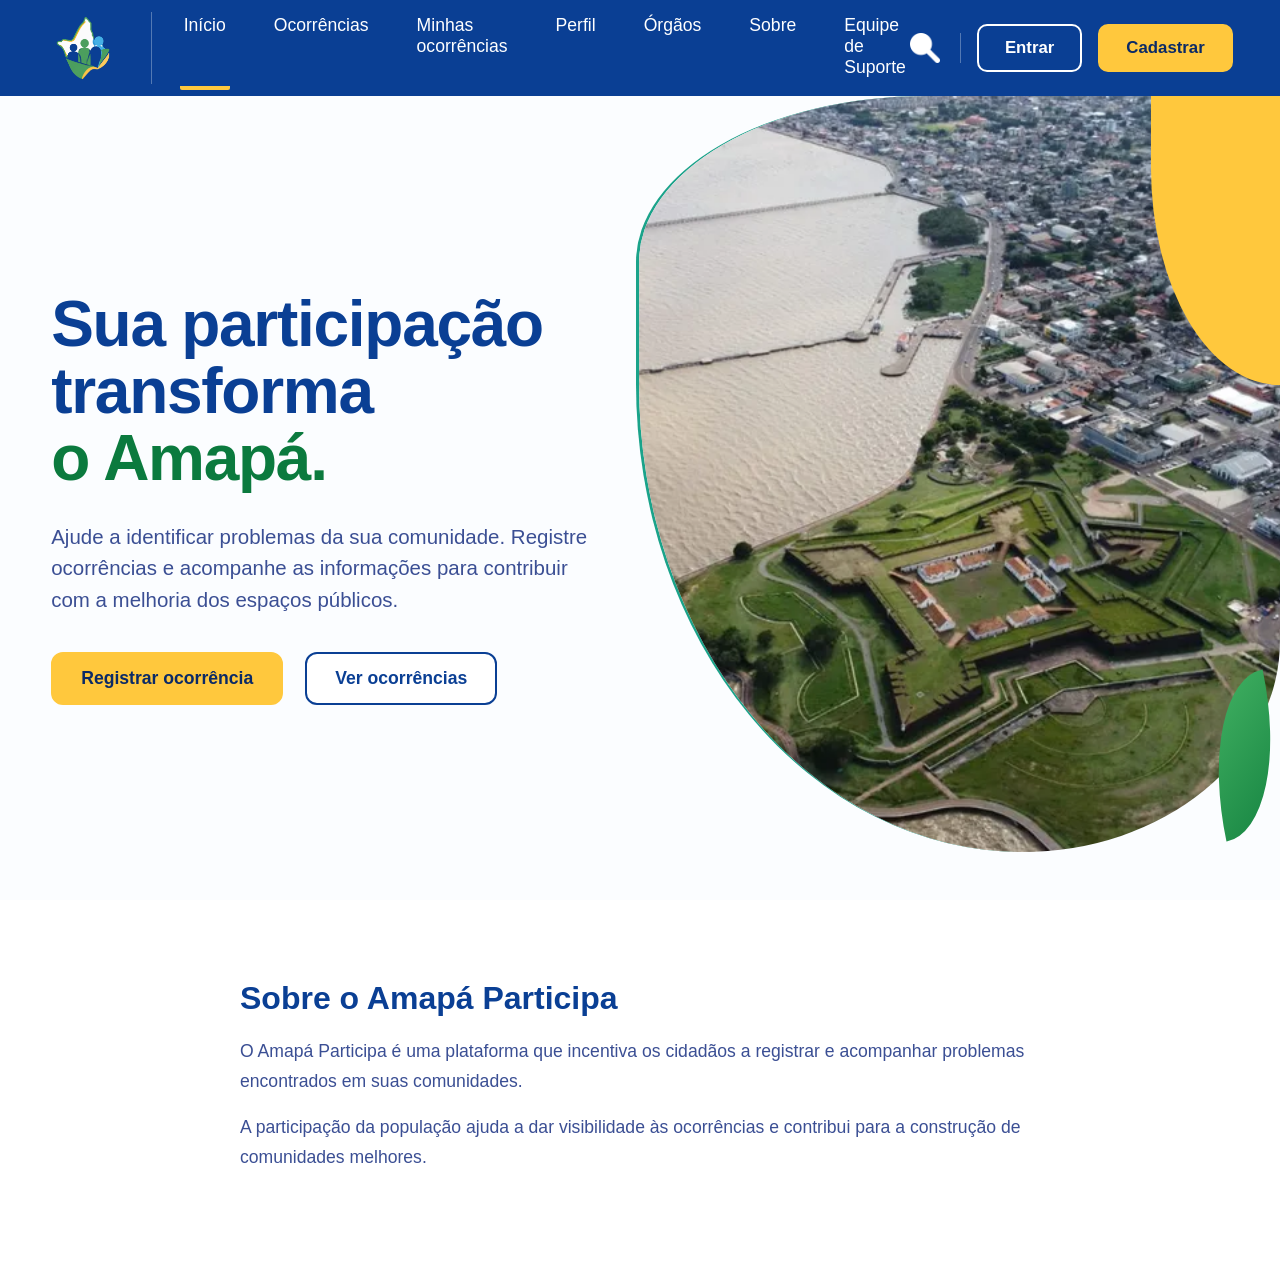
<file: index.html>
<!DOCTYPE html>
<html lang="pt-BR">
<head>
    <meta charset="UTF-8">
    <meta name="viewport" content="width=device-width, initial-scale=1.0">
    <title>Amapá Participa</title>
    <link rel="stylesheet" href="css/style.css">
    <script src="js/index.js" defer></script>
</head>
<body class="pagina-inicial">

    <header class="cabecalho">
        <a href="index.html" class="cabecalho-logo">
            <img src="img/logo-provisoria.png" alt="Amapá Participa">
        </a>

        <nav class="cabecalho-menu">
            <ul>
                <a href="index.html" class="ativo">Início</a>
                <a href="paginas/ocorrencias.html">Ocorrências</a>
                <a href="paginas/minhas-ocorrencias.html">Minhas ocorrências</a>
                <a href="paginas/perfil.html">Perfil</a>
                <a href="paginas/orgaos.html">Órgãos</a>
                <a href="paginas/sobre.html">Sobre</a>
                <a href="paginas/suporte.html">Equipe de Suporte</a>
            </ul>
        </nav>

        <div class="cabecalho-acoes">
            <button type="button" class="acao-pesquisa" id="botao-pesquisa" aria-label="Pesquisar">
                <img src="img/lupa-azul.png" alt="">
            </button>

            <div class="cabecalho-autenticacao" id="cabecalho-autenticacao">
                <a href="paginas/login.html" class="acao-entrar">Entrar</a>
                <a href="paginas/cadastro.html" class="acao-cadastrar">Cadastrar</a>
            </div>

            <a href="paginas/perfil.html"
               class="avatar-iniciais"
               id="avatar-usuario"
               aria-label="Acessar perfil"
               title="Meu perfil"
               hidden>
                <span id="iniciais-usuario">?</span>
            </a>
        </div>

        <script src="js/tema.js" defer></script>
        
    </header>

    <main>
        <section class="hero">
            <div class="hero-texto">
                <h1 class="hero-titulo">
                    Sua participação transforma
                    <span class="titulo-verde">o Amapá.</span>
                </h1>

                <p class="hero-descricao">
                    Ajude a identificar problemas da sua comunidade.
                    Registre ocorrências e acompanhe as informações
                    para contribuir com a melhoria dos espaços públicos.
                </p>

                <div class="hero-botoes">
                    <a href="paginas/registrar-ocorrencia.html" class="botao-registrar">
                        Registrar ocorrência
                    </a>

                    <a href="paginas/ocorrencias.html" class="botao-ver-ocorrencias">
                        Ver ocorrências
                    </a>
                </div>
            </div>

            <div class="hero-imagem">
                <div class="detalhe-amarelo"></div>

                <div class="imagem-macapa">
                    <img src="img/macapabanner.png" alt="Paisagem urbana do Amapá">
                </div>

                <div class="detalhe-verde"></div>
            </div>
        </section>

        <section class="sobre" id="sobre">
            <div class="sobre-conteudo">
                <h2>Sobre o Amapá Participa</h2>
                <p>
                    O Amapá Participa é uma plataforma que incentiva
                    os cidadãos a registrar e acompanhar problemas
                    encontrados em suas comunidades.
                </p>
                <p>
                    A participação da população ajuda a dar visibilidade
                    às ocorrências e contribui para a construção de
                    comunidades melhores.
                </p>
            </div>
        </section>
    </main>
    
    <script src="js/vlibras.js" defer></script>

</body>
</html>
</file>
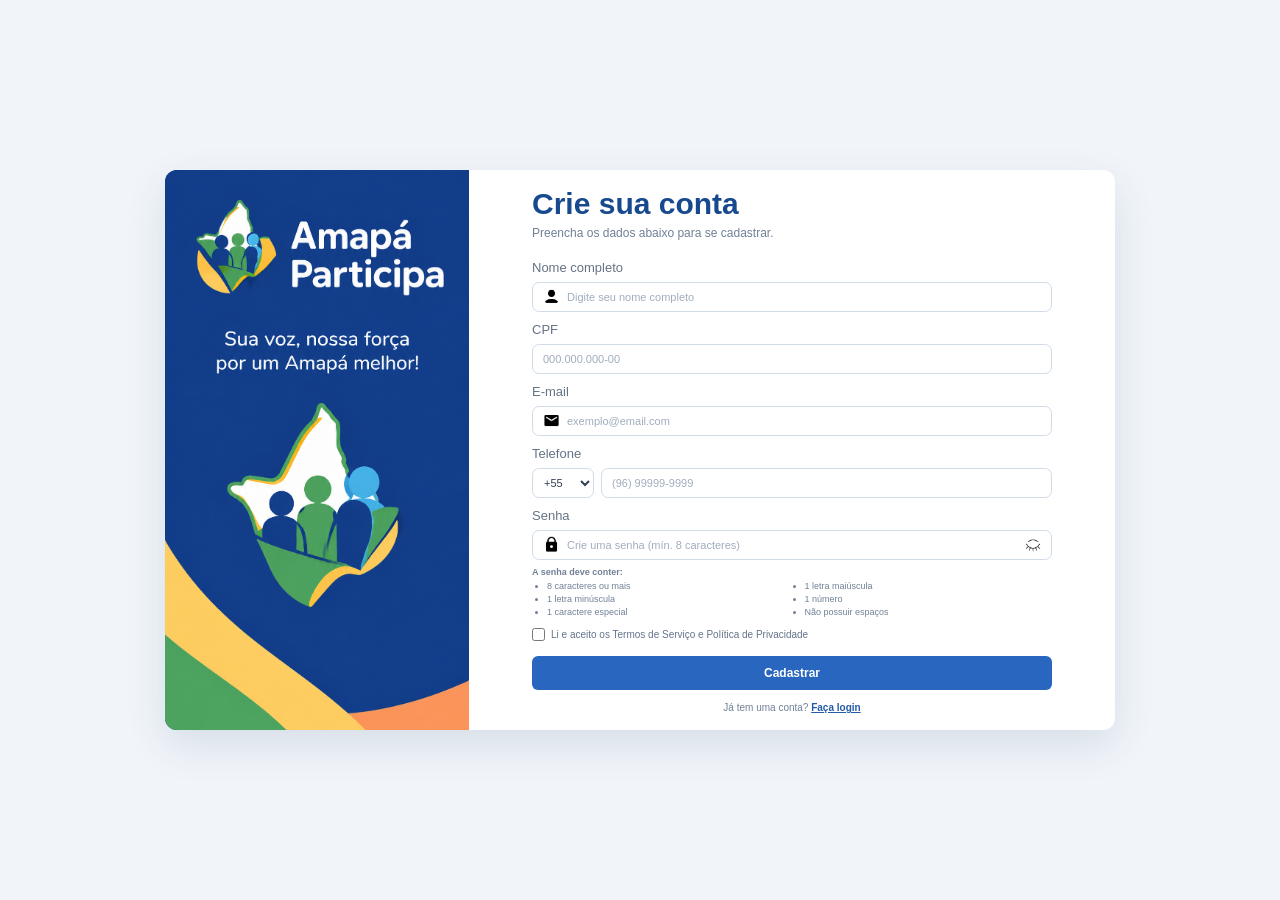
<file: paginas/cadastro.html>
<!DOCTYPE html>
<html lang="pt-BR">

<head>
    <meta charset="UTF-8">
    <meta name="viewport" content="width=device-width, initial-scale=1.0">
    <title>Cadastro</title>
    <link rel="stylesheet" href="../css/style.css">
</head>

<body>

    <main class="cadastro-container">

        <section class="cadastro-banner">
            <img
                src="../img/teladelogin.png"
                alt="Amapá Participa"
            >
        </section>

        <section class="cadastro-area">

            <div class="cadastro-conteudo">

                <h2>Crie sua conta</h2>

                <p class="subtitulo">
                    Preencha os dados abaixo para se cadastrar.
                </p>

                <form id="form-cadastro">

                    <div class="campo">

                        <label for="nome">
                            Nome completo
                        </label>

                        <div class="input-container">

                            <img
                                src="../img/usuario.png"
                                alt="Nome"
                                class="input-icon"
                            >

                            <input
                                type="text"
                                id="nome"
                                placeholder="Digite seu nome completo"
                            >

                        </div>

                    </div>


                    <div class="campo">

                        <label for="cpf">
                            CPF
                        </label>

                        <input
                            type="text"
                            id="cpf"
                            placeholder="000.000.000-00"
                        >

                    </div>


                    <div class="campo">

                        <label for="email">
                            E-mail
                        </label>

                        <div class="input-container">

                            <img
                                src="../img/envelope.png"
                                alt="E-mail"
                                class="input-icon"
                            >

                            <input
                                type="email"
                                id="email"
                                placeholder="exemplo@email.com"
                            >

                        </div>

                    </div>


                    <div class="campo">

                        <label for="telefone">
                            Telefone
                        </label>

                        <div class="telefone-container">

                            <select id="codigo-pais">
                                <option>+55</option>
                            </select>

                            <input
                                type="tel"
                                id="telefone"
                                placeholder="(96) 99999-9999"
                            >

                        </div>

                    </div>


                    <div class="campo">

                        <label for="senha">
                            Senha
                        </label>

                        <div class="input-container">

                            <img
                                src="../img/cadeado.png"
                                alt="Senha"
                                class="input-icon"
                            >

                            <input
                                type="password"
                                id="senha"
                                placeholder="Crie uma senha (mín. 8 caracteres)"
                            >

                            <img
                                src="../img/olhofechado.png"
                                alt="Mostrar senha"
                                class="password-icon"
                                id="mostrar-senha"
                            >

                        </div>

                        <div class="requisitos-senha">

                            <p>A senha deve conter:</p>

                            <ul>

                                <li id="requisito-tamanho">
                                    8 caracteres ou mais
                                </li>

                                <li id="requisito-maiuscula">
                                    1 letra maiúscula
                                </li>

                                <li id="requisito-minuscula">
                                    1 letra minúscula
                                </li>

                                <li id="requisito-numero">
                                    1 número
                                </li>

                                <li id="requisito-especial">
                                    1 caractere especial
                                </li>

                                <li id="requisito-espaco">
                                    Não possuir espaços
                                </li>

                            </ul>

                        </div>

                    </div>


                    <div class="termos">

                        <input
                            type="checkbox"
                            id="termos"
                        >

                        <label for="termos">
                            Li e aceito os Termos de Serviço e Política de Privacidade
                        </label>

                    </div>


                    <button
                        type="submit"
                        class="botao-cadastrar"
                    >
                        Cadastrar
                    </button>

                </form>


                <p class="login-link">

                    Já tem uma conta?

                    <a href="login.html">
                        Faça login
                    </a>

                </p>

            </div>

        </section>

    </main>

    <script src="../js/cadastro.js"></script>

    <script src="../js/vlibras.js" defer></script>

    <script src="../js/tema.js" defer></script>

</body>

</html>
</file>
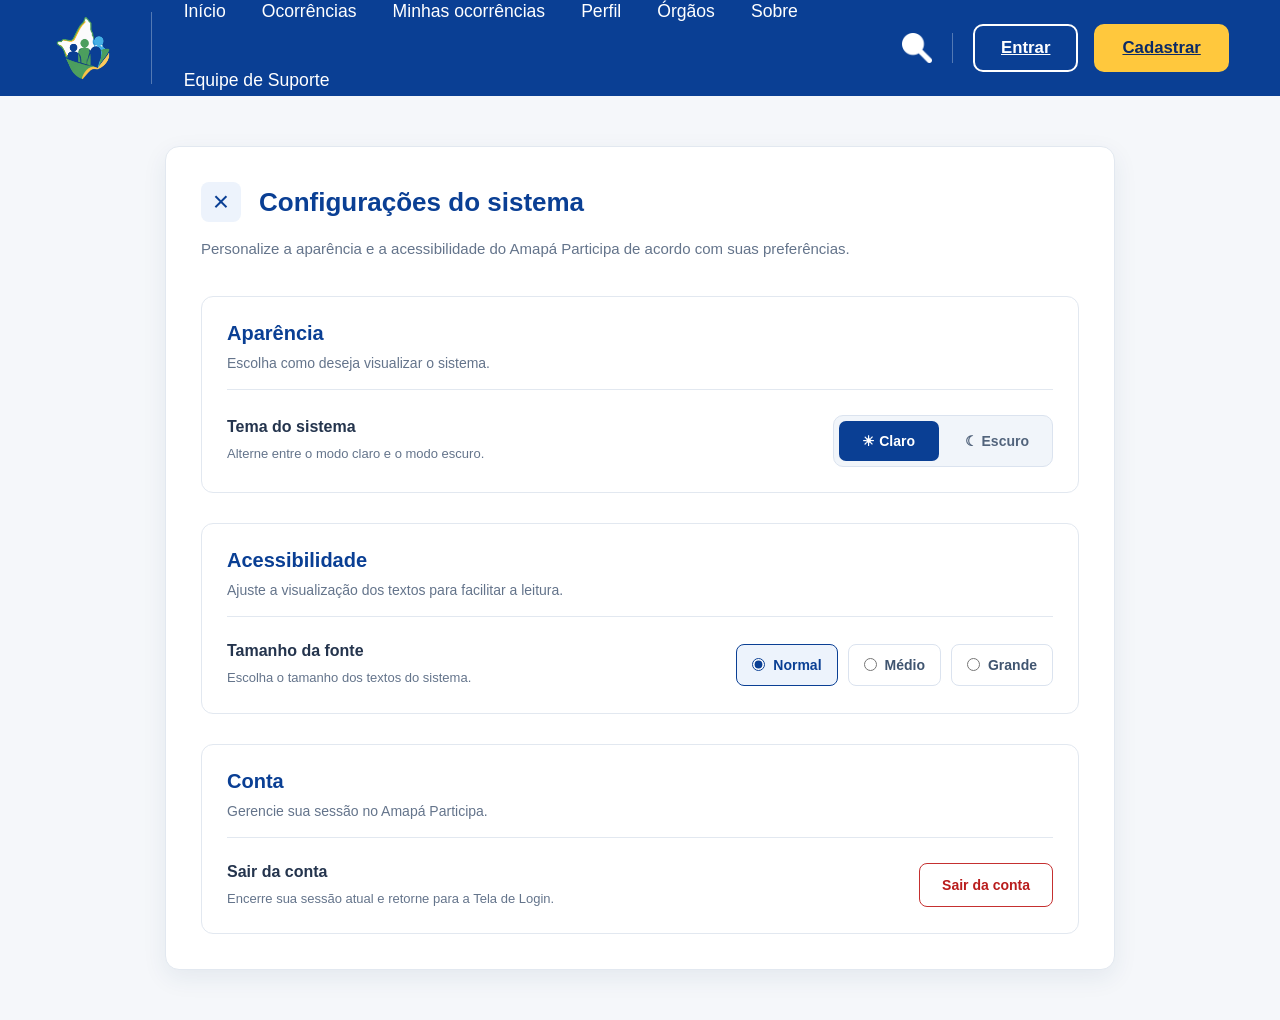
<file: paginas/configuracoes.html>
<!DOCTYPE html>
<html lang="pt-BR">
<head>
    <head>
    <meta charset="UTF-8">
    <meta name="viewport" content="width=device-width, initial-scale=1.0">

    <title>Configurações - Amapá Participa</title>

    <link rel="stylesheet" href="../css/style.css">

    <script src="../js/index.js" defer></script>
    <script src="../js/configuracoes.js" defer></script>
    <script src="../js/tema.js" defer></script>
    <script src="../js/vlibras.js" defer></script>
</head>
</head>

<body class="pagina-configuracoes">

    
<header class="cabecalho">

    <a href="../index.html" class="cabecalho-logo">
        <img src="../img/logo-provisoria.png" alt="Amapá Participa">
    </a>

    <nav class="cabecalho-menu" aria-label="Navegação principal">
        <ul>
            <li><a href="../index.html">Início</a></li>
            <li><a href="ocorrencias.html">Ocorrências</a></li>
            <li><a href="minhas-ocorrencias.html">Minhas ocorrências</a></li>
            <li><a href="perfil.html">Perfil</a></li>
            <li><a href="orgaos.html">Órgãos</a></li>
            <li><a href="sobre.html">Sobre</a></li>
            <li><a href="suporte.html">Equipe de Suporte</a></li>
        </ul>
    </nav>

    <div class="cabecalho-acoes">

        <button type="button"
                class="acao-pesquisa"
                id="botao-pesquisa"
                aria-label="Pesquisar">
            <img src="../img/lupa-azul.png" alt="">
        </button>

        <div class="cabecalho-autenticacao"
             id="cabecalho-autenticacao">
            <a href="login.html" class="acao-entrar">Entrar</a>
            <a href="cadastro.html" class="acao-cadastrar">Cadastrar</a>
        </div>

        <a href="perfil.html"
           class="avatar-iniciais"
           id="avatar-usuario"
           aria-label="Acessar perfil"
           title="Meu perfil"
           hidden>
            <span id="iniciais-usuario">?</span>
        </a>

    </div>

    <script src="../js/tema.js" defer></script>

</header>


    <main class="configuracoes-container">

        <section class="configuracoes-painel"
                 aria-labelledby="titulo-configuracoes">

            <div class="configuracoes-topo">

                <button type="button"
                        class="configuracoes-fechar"
                        id="botao-fechar-configuracoes"
                        aria-label="Fechar configurações"
                        title="Fechar configurações">
                    &times;
                </button>

                <h2 id="titulo-configuracoes">
                    Configurações do sistema
                </h2>

            </div>

            <p class="configuracoes-descricao">
                Personalize a aparência e a acessibilidade
                do Amapá Participa de acordo com suas preferências.
            </p>

            <div class="configuracoes-lista">

                <!-- APARÊNCIA -->

                <section class="configuracoes-secao"
                         aria-labelledby="titulo-aparencia">

                    <div class="configuracoes-secao-titulo">
                        <h3 id="titulo-aparencia">Aparência</h3>
                        <p>
                            Escolha como deseja visualizar o sistema.
                        </p>
                    </div>

                    <div class="configuracoes-opcao">

                        <div class="configuracoes-opcao-info">
                            <h4>Tema do sistema</h4>
                            <p>
                                Alterne entre o modo claro e o modo escuro.
                            </p>
                        </div>

                        <div class="configuracoes-temas"
                             role="group"
                             aria-label="Selecionar tema do sistema">

                            <button type="button"
                                    class="configuracoes-tema ativo"
                                    id="tema-claro"
                                    aria-pressed="true">
                                ☀ Claro
                            </button>

                            <button type="button"
                                    class="configuracoes-tema"
                                    id="tema-escuro"
                                    aria-pressed="false">
                                ☾ Escuro
                            </button>

                        </div>

                    </div>

                </section>

                <!-- TAMANHO DA FONTE -->

                <section class="configuracoes-secao"
                         aria-labelledby="titulo-acessibilidade">

                    <div class="configuracoes-secao-titulo">
                        <h3 id="titulo-acessibilidade">
                            Acessibilidade
                        </h3>

                        <p>
                            Ajuste a visualização dos textos
                            para facilitar a leitura.
                        </p>
                    </div>

                    <div class="configuracoes-opcao">

                        <div class="configuracoes-opcao-info">
                            <h4>Tamanho da fonte</h4>
                            <p>
                                Escolha o tamanho dos textos do sistema.
                            </p>
                        </div>

                        <fieldset class="configuracoes-fontes">

                            <legend class="visualmente-oculto">
                                Tamanho da fonte
                            </legend>

                            <label class="configuracoes-fonte">
                                <input type="radio"
                                       name="tamanho-fonte"
                                       value="normal"
                                       checked>
                                Normal
                            </label>

                            <label class="configuracoes-fonte">
                                <input type="radio"
                                       name="tamanho-fonte"
                                       value="medio">
                                Médio
                            </label>

                            <label class="configuracoes-fonte">
                                <input type="radio"
                                       name="tamanho-fonte"
                                       value="grande">
                                Grande
                            </label>

                        </fieldset>

                    </div>

                </section>

                <!-- CONTA -->

                <section class="configuracoes-secao"
                         aria-labelledby="titulo-conta">

                    <div class="configuracoes-secao-titulo">
                        <h3 id="titulo-conta">Conta</h3>
                        <p>
                            Gerencie sua sessão no Amapá Participa.
                        </p>
                    </div>

                    <div class="configuracoes-opcao">

                        <div class="configuracoes-opcao-info">
                            <h4>Sair da conta</h4>
                            <p>
                                Encerre sua sessão atual e retorne
                                para a Tela de Login.
                            </p>
                        </div>

                        <button type="button"
                                class="configuracoes-sair"
                                id="botao-sair-conta">
                            Sair da conta
                        </button>

                    </div>

                </section>

            </div>

        </section>

    </main>

</body>
</html>
</file>
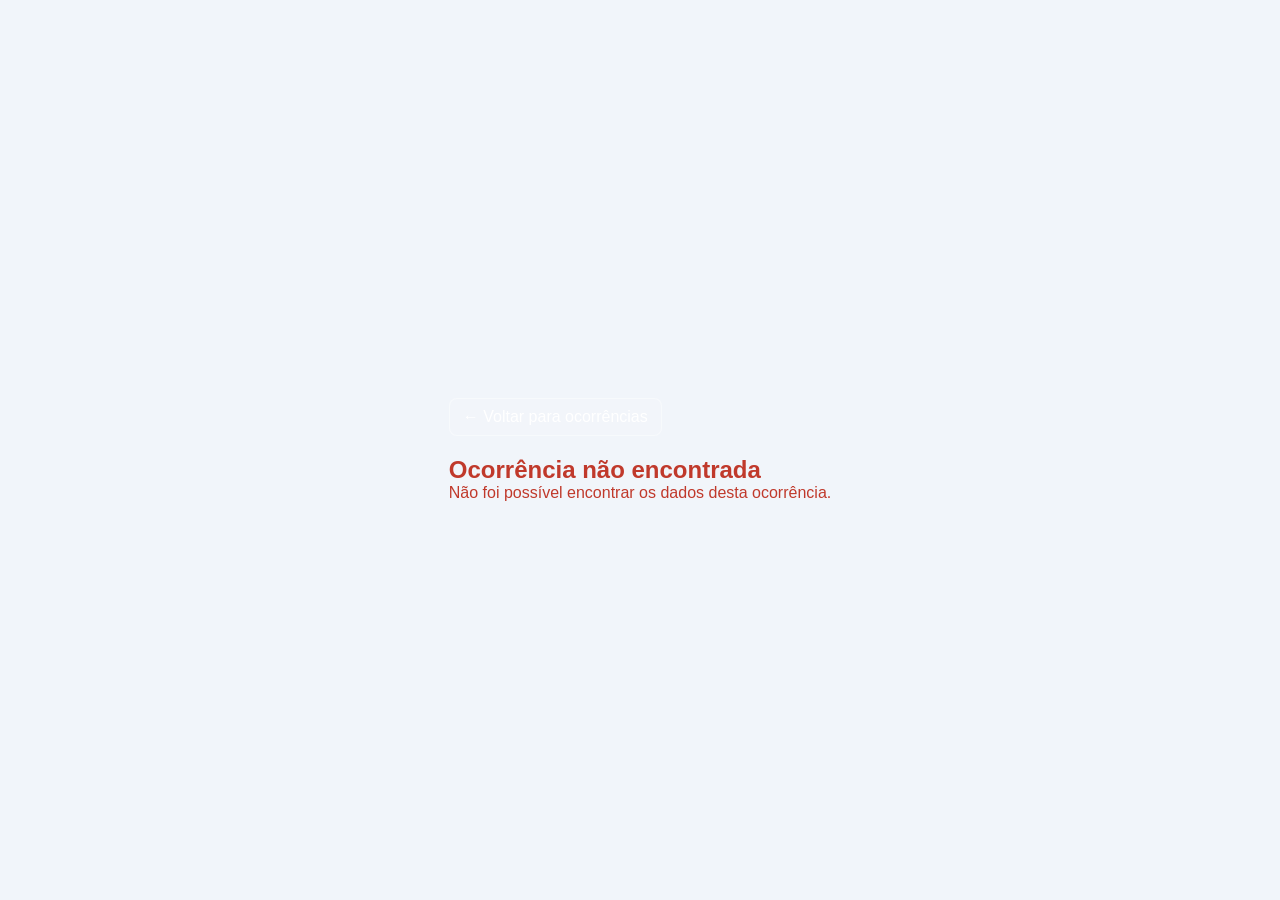
<file: paginas/detalhes-ocorrencia.html>
<!DOCTYPE html>
<html lang="pt-BR">
<head>
    <meta charset="UTF-8">
    <meta name="viewport" content="width=device-width, initial-scale=1.0">
    <title>Detalhes da ocorrência</title>
    <link rel="stylesheet" href="../css/style.css">
</head>
<body>

    <main class="detalhes-ocorrencia">
        <a href="ocorrencias.html" class="botao-voltar">
            ← Voltar para ocorrências
        </a>

        <section id="detalhes">
        </section>
    </main>

    <script src="../js/detalhes-ocorrencia.js"></script>

    <script src="../js/vlibras.js" defer></script>

    <script src="../js/tema.js" defer></script>

</body>
</html>
</file>
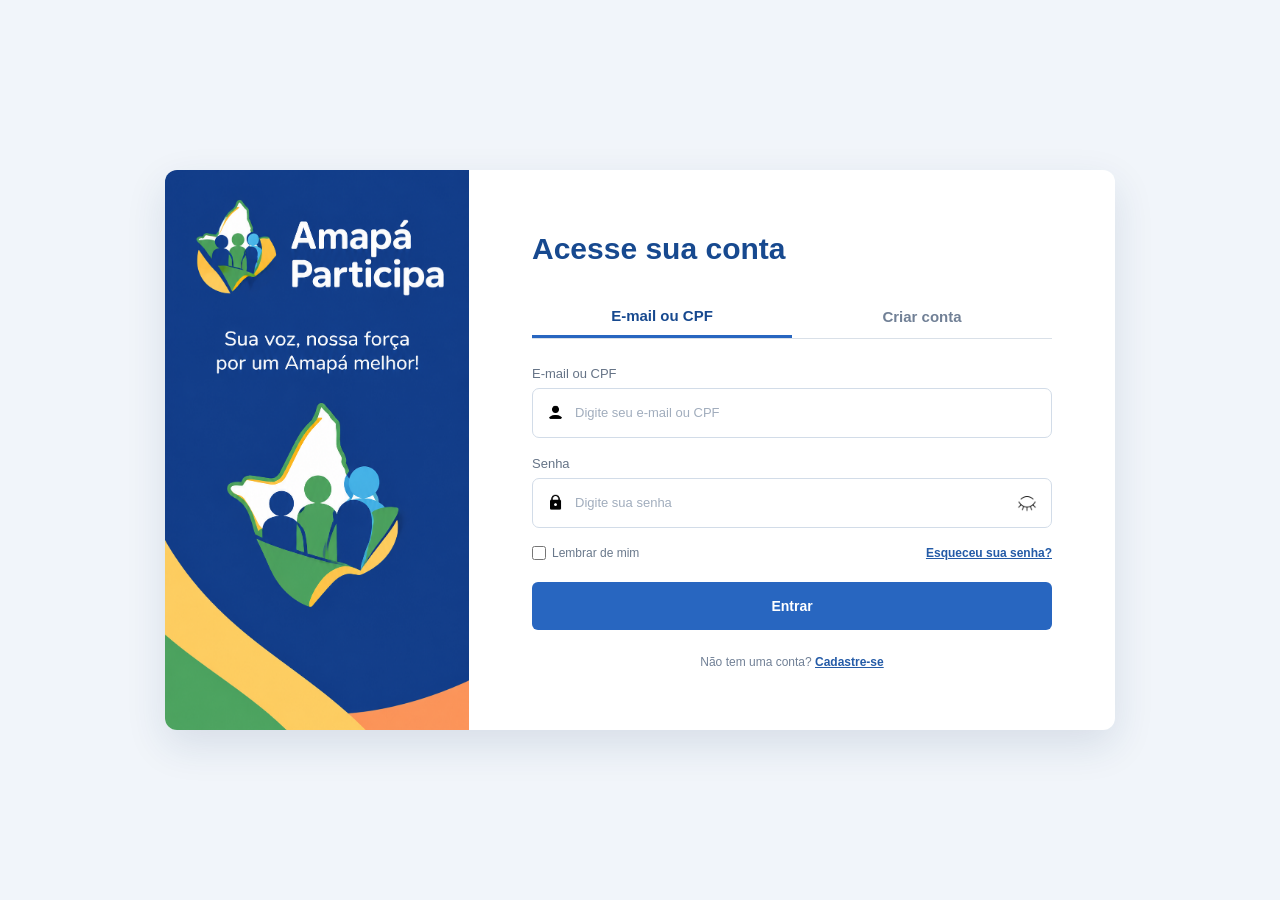
<file: paginas/login.html>
<!DOCTYPE html>

<html lang="pt-BR">

<head>

    <meta charset="UTF-8">

    <meta name="viewport" content="width=device-width, initial-scale=1.0">

    <title>Login</title>

    <link rel="stylesheet" href="../css/style.css">

</head>

<body class="pagina-login">

    <main class="login-container">

        <section class="banner">

            <img src="../img/teladelogin.png" alt="Amapá Participa">

        </section>

        <section class="login-area">

            <div class="login-box">

                <h1>Acesse sua conta</h1>

                <div class="tabs">

                    <button class="tab active">
                        E-mail ou CPF
                    </button>

                    <a href="cadastro.html" class="tab">
                        Criar conta
                    </a>

                </div>

                <form id="form-login">

                    <div class="input-group">

                        <label for="identificador">
                            E-mail ou CPF
                        </label>

                        <div class="input-box">

                            <img
                                src="../img/usuario.png"
                                alt="Usuário"
                                class="input-icon"
                            >

                            <input
                                type="text"
                                id="identificador"
                                placeholder="Digite seu e-mail ou CPF"
                            >

                        </div>

                    </div>

                    <div class="input-group">

                        <label for="senha">
                            Senha
                        </label>

                        <div class="input-box">

                            <img
                                src="../img/cadeado.png"
                                alt="Senha"
                                class="input-icon"
                            >

                            <input
                                type="password"
                                id="senha"
                                placeholder="Digite sua senha"
                            >

                            <img
                                src="../img/olhofechado.png"
                                alt="Mostrar senha"
                                class="password-icon"
                                id="mostrar-senha"
                            >

                        </div>

                    </div>

                    <div class="login-options">

                        <label class="remember">

                            <input type="checkbox" id="lembrar-mim">

                            <span>
                                Lembrar de mim
                            </span>

                        </label>

                        <a href="#">
                            Esqueceu sua senha?
                        </a>

                    </div>

                    <button
                        type="submit"
                        class="login-button"
                    >
                        Entrar
                    </button>

                </form>

                <p class="register-text">

                    Não tem uma conta?

                    <a href="cadastro.html">
                        Cadastre-se
                    </a>

                </p>

            </div>

        </section>

    </main>

    <script src="../js/login.js"></script>

    <script src="../js/vlibras.js" defer></script>

    <script src="../js/tema.js" defer></script>

</body>

</html>
</file>
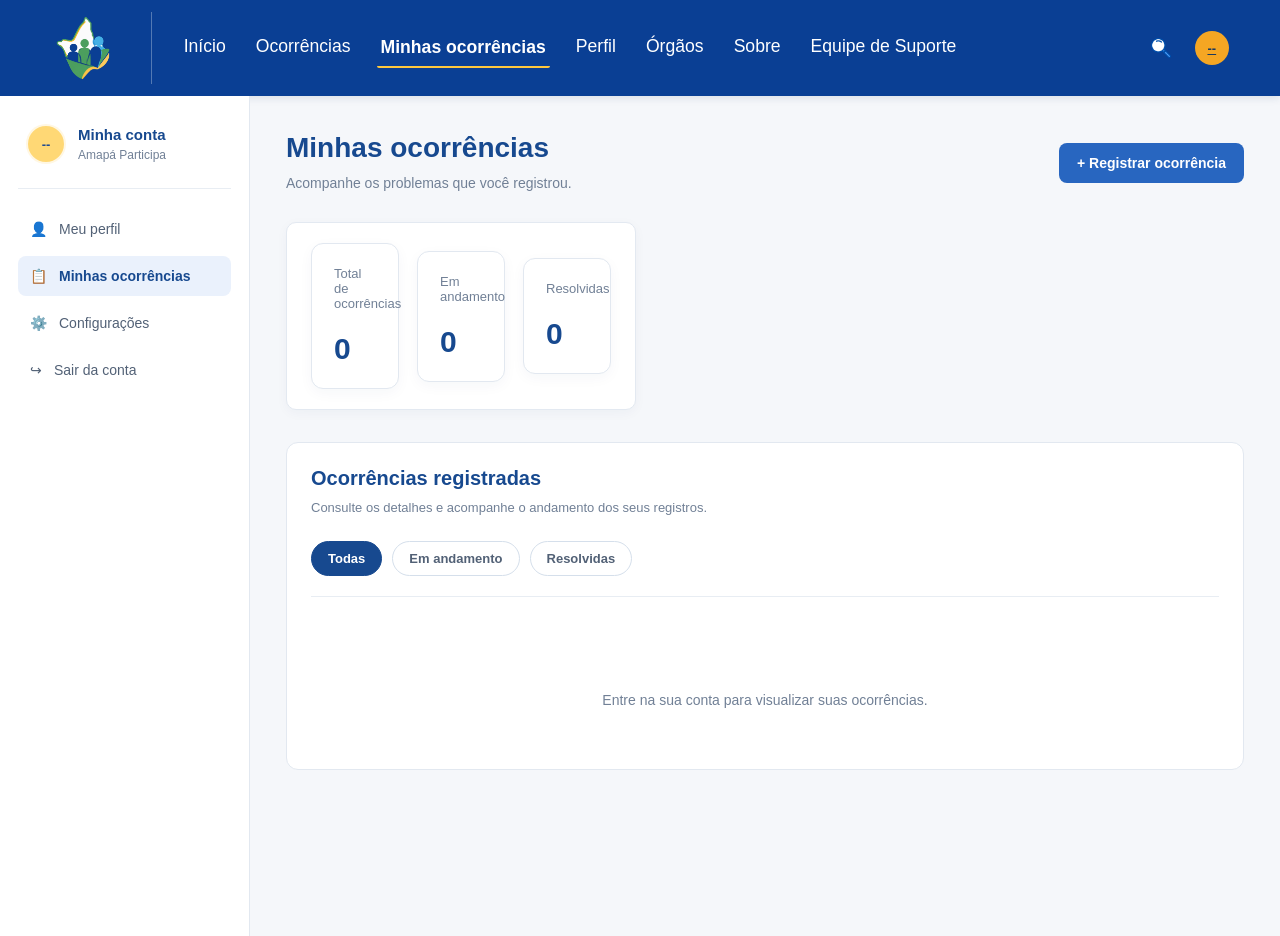
<file: paginas/minhas-ocorrencias.html>
<!DOCTYPE html>
<html lang="pt-BR">
<head>
    <meta charset="UTF-8">
    <meta name="viewport" content="width=device-width, initial-scale=1.0">
    <title>Minhas ocorrências - Amapá Participa</title>
    <link rel="stylesheet" href="../css/style.css">
</head>
<body class="pagina-minhas-ocorrencias">

    <header class="perfil-topo">
        <a href="../index.html" class="perfil-logo">
            <img src="../img/logo-provisoria.png" alt="Logo Amapá Participa">
            <span>Amapá Participa</span>
        </a>

        <nav class="perfil-menu">
            <a href="../index.html">Início</a>
            <a href="ocorrencias.html">Ocorrências</a>
            <a href="minhas-ocorrencias.html" class="ativo">Minhas ocorrências</a>
            <a href="perfil.html">Perfil</a>
            <a href="orgaos.html">Órgãos</a>
            <a href="sobre.html">Sobre</a>
            <a href="suporte.html">Equipe de Suporte</a>
        </nav>

        <div class="perfil-acoes-topo">
            <button
                type="button"
                class="perfil-pesquisa"
                aria-label="Pesquisar"
            >
                <img src="../img/lupa-azul.png" alt="">
            </button>

            <a
                href="perfil.html"
                class="perfil-avatar-topo"
                id="avatar-usuario-topo"
                aria-label="Meu perfil"
            >--</a>
        </div>

        <script src="../js/tema.js" defer></script>
        
    </header>

    <div class="perfil-layout">

        <aside class="perfil-sidebar">
            <div class="perfil-sidebar-usuario">
                <div class="perfil-avatar" id="avatar-usuario-sidebar">--</div>

                <div>
                    <strong>Minha conta</strong>
                    <p>Amapá Participa</p>
                </div>
            </div>

            <nav class="perfil-sidebar-menu">
                <a href="perfil.html">
                    <span>👤</span>
                    Meu perfil
                </a>

                <a href="minhas-ocorrencias.html" class="ativo">
                    <span>📋</span>
                    Minhas ocorrências
                </a>

                <a href="configuracoes.html">
                    <span>⚙️</span>
                    Configurações
                </a>

                <a href="#" id="botao-sair">
                    <span>↪</span>
                    Sair da conta
                </a>
            </nav>
        </aside>

        <main class="minhas-conteudo">

            <div class="minhas-cabecalho">
                <div>
                    <h1>Minhas ocorrências</h1>
                    <p>Acompanhe os problemas que você registrou.</p>
                </div>

                <a href="registrar-ocorrencia.html" class="botao-registrar">
                    + Registrar ocorrência
                </a>
            </div>

            <section class="minhas-resumo">
                <div class="minhas-resumo-card">
                    <span>Total de ocorrências</span>
                    <strong id="total-ocorrencias">0</strong>
                </div>

                <div class="minhas-resumo-card">
                    <span>Em andamento</span>
                    <strong id="total-andamento">0</strong>
                </div>

                <div class="minhas-resumo-card">
                    <span>Resolvidas</span>
                    <strong id="total-resolvidas">0</strong>
                </div>
            </section>

            <section class="minhas-listagem">
                <div class="minhas-listagem-cabecalho">
                    <h2>Ocorrências registradas</h2>
                    <p>Consulte os detalhes e acompanhe o andamento dos seus registros.</p>
                </div>

                <div class="minhas-filtros" aria-label="Filtrar ocorrências">
                    <button
                        type="button"
                        class="filtro-minhas ativo"
                        data-status="todas"
                    >
                        Todas
                    </button>

                    <button
                        type="button"
                        class="filtro-minhas"
                        data-status="andamento"
                    >
                        Em andamento
                    </button>

                    <button
                        type="button"
                        class="filtro-minhas"
                        data-status="resolvida"
                    >
                        Resolvidas
                    </button>
                </div>

                <section
                    id="lista-minhas-ocorrencias"
                    class="minhas-lista"
                    aria-live="polite"
                ></section>

                <p
                    id="minhas-mensagem-vazia"
                    class="mensagem-vazia"
                    hidden
                >
                    Você ainda não registrou ocorrências nesta conta.
                </p>
            </section>

        </main>

    </div>

    <script src="../js/minhas-ocorrencias.js"></script>

    <script src="../js/vlibras.js" defer></script>

</body>
</html>
</file>
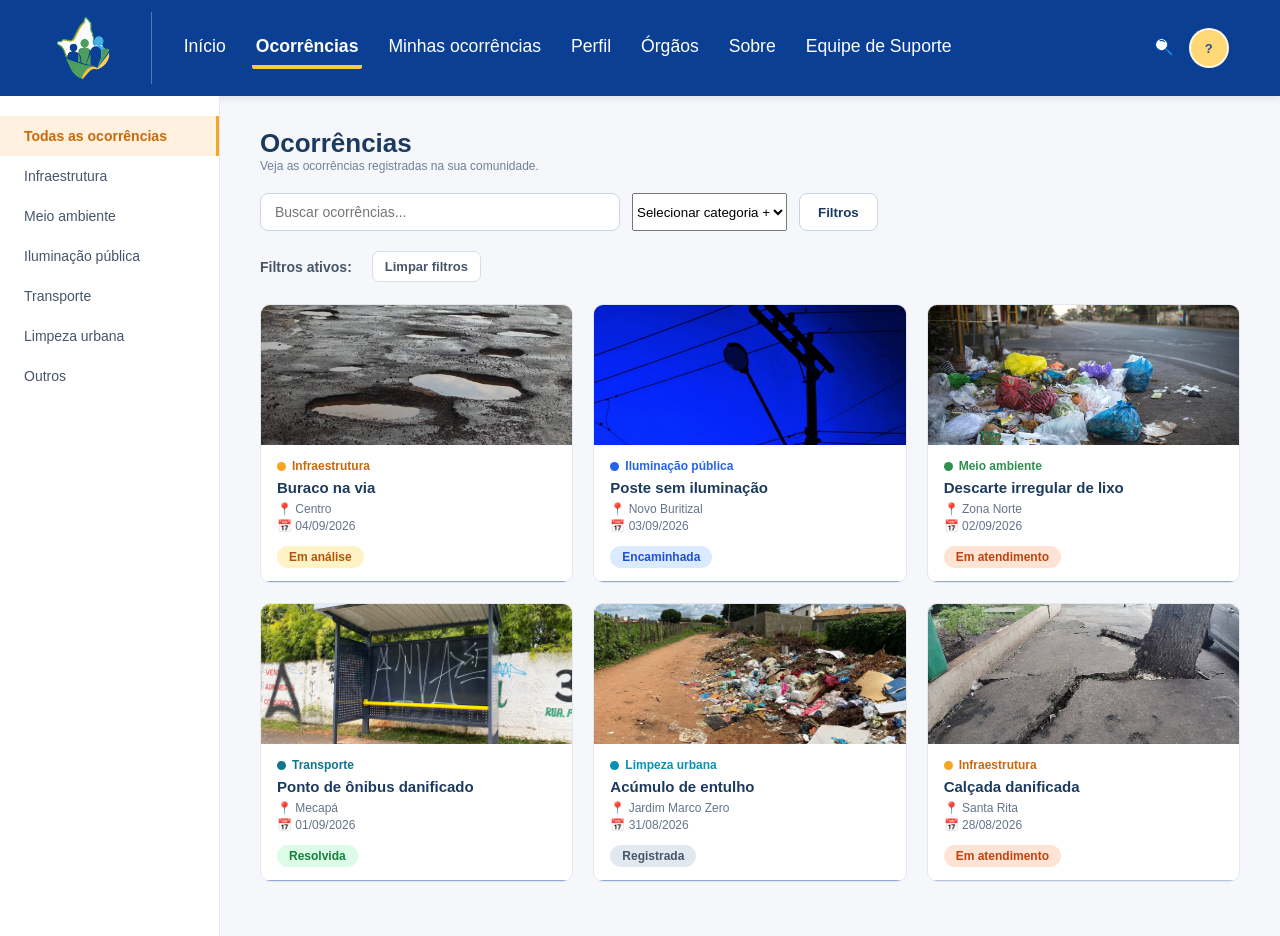
<file: paginas/ocorrencias.html>
<!DOCTYPE html>
<html lang="pt-BR">
<head>
    <meta charset="UTF-8">
    <meta name="viewport" content="width=device-width, initial-scale=1.0">
    <title>Ocorrências - Amapá Participa</title>
    <link rel="stylesheet" href="../css/style.css">
</head>

<body class="pagina-ocorrencias">

<header class="topo">

    <div class="topo-logo">
        <img src="../img/logo-provisoria.png" alt="Amapá Participa">
        <span>Amapá Participa</span>
    </div>

    <button
        type="button"
        id="botao-menu"
        class="botao-menu"
        aria-label="Abrir menu"
        aria-expanded="false"
    >
        ☰
        <span>Menu</span>
    </button>

    <nav class="topo-menu" id="menu-principal" aria-label="Menu principal">

        <a href="../index.html" class="botao-voltar-menu">Início</a>

        <a href="ocorrencias.html" class="ativo">Ocorrências</a>
        <a href="minhas-ocorrencias.html">Minhas ocorrências</a>
        <a href="perfil.html">Perfil</a>
        <a href="orgaos.html">Órgãos</a>
        <a href="sobre.html">Sobre</a>
        <a href="suporte.html">Equipe de Suporte</a>
    </nav>

    <div class="topo-acoes">
        <button id="botao-busca-topo" type="button" aria-label="Buscar">
            <img src="../img/lupa-azul.png" alt="">
        </button>

        <div id="avatar-usuario" class="avatar-usuario">--</div>
    </div>

    <script src="../js/tema.js" defer></script>

</header>

<div class="layout">

    <aside class="lateral">

        <ul id="lista-categorias" class="lista-categorias">

            <li data-categoria="todas" class="categoria ativa">
                Todas as ocorrências
            </li>

            <li data-categoria="infraestrutura" class="categoria">
                Infraestrutura
            </li>

            <li data-categoria="meio-ambiente" class="categoria">
                Meio ambiente
            </li>

            <li data-categoria="iluminacao-publica" class="categoria">
                Iluminação pública
            </li>

            <li data-categoria="transporte" class="categoria">
                Transporte
            </li>

            <li data-categoria="limpeza-urbana" class="categoria">
                Limpeza urbana
            </li>

            <li data-categoria="outros" class="categoria">
                Outros
            </li>

        </ul>

    </aside>

    <main class="conteudo">

        <h1>Ocorrências</h1>

        <p class="subtitulo">
            Veja as ocorrências registradas na sua comunidade.
        </p>

        <div class="barra-busca">

            <input
                type="text"
                id="buscar-ocorrencias"
                placeholder="Buscar ocorrências..."
            >

            <select id="filtro-categoria">
                <option value="todas">Selecionar categoria +</option>
                <option value="infraestrutura">Infraestrutura</option>
                <option value="meio-ambiente">Meio ambiente</option>
                <option value="iluminacao-publica">Iluminação pública</option>
                <option value="transporte">Transporte</option>
                <option value="limpeza-urbana">Limpeza urbana</option>
                <option value="outros">Outros</option>
            </select>

            <button id="botao-filtros" type="button">
                Filtros
            </button>

        </div>

        <div id="painel-filtros" class="painel-filtros escondido">

            <span>Status:</span>

            <button
                class="filtro-status ativo"
                data-status="todas"
                type="button"
            >
                Todas
            </button>

            <button
                class="filtro-status"
                data-status="registrada"
                type="button"
            >
                Registrada
            </button>

            <button
                class="filtro-status"
                data-status="em-analise"
                type="button"
            >
                Em análise
            </button>

            <button
                class="filtro-status"
                data-status="encaminhada"
                type="button"
            >
                Encaminhada
            </button>

            <button
                class="filtro-status"
                data-status="em-atendimento"
                type="button"
            >
                Em atendimento
            </button>

            <button
                class="filtro-status"
                data-status="resolvida"
                type="button"
            >
                Resolvida
            </button>

        </div>

        <div
            id="filtros-ativos"
            class="filtros-ativos escondido"
        >

            <span class="filtros-ativos-titulo">
                Filtros ativos:
            </span>

            <div
                id="lista-filtros-ativos"
                class="lista-filtros-ativos"
            ></div>

            <button
                id="limpar-filtros"
                type="button"
                class="botao-limpar-filtros"
            >
                Limpar filtros
            </button>

        </div>

        <div id="grade-ocorrencias" class="grade-ocorrencias">
            <!-- Os cards são inseridos aqui pelo ocorrencias.js -->
        </div>

        <p id="mensagem-vazia" class="mensagem-vazia escondido">
            Nenhuma ocorrência encontrada com esses filtros.
        </p>

    </main>

</div>

    <script src="../js/vlibras.js" defer></script>

    <script src="../js/ocorrencias.js" ></script>

</body>
</html>
</file>
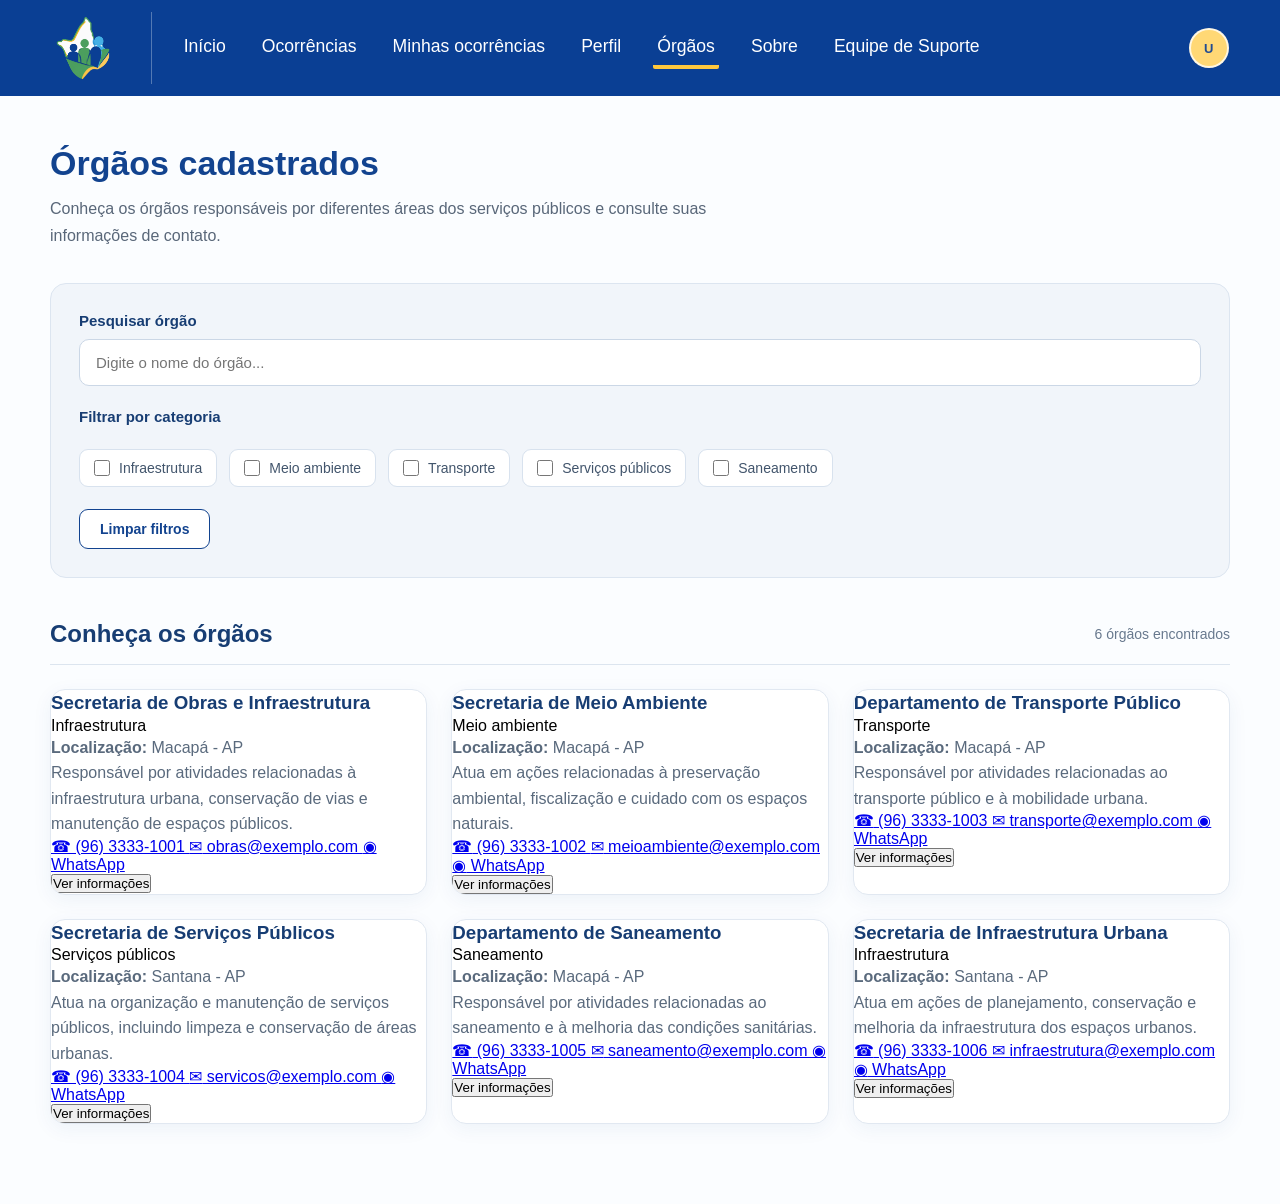
<file: paginas/orgaos.html>
<!DOCTYPE html>
<html lang="pt-BR">
<head>
    <meta charset="UTF-8">
    <meta name="viewport" content="width=device-width, initial-scale=1.0">
    <title>Órgãos Cadastrados | Amapá Participa</title>
    <link rel="stylesheet" href="../css/style.css">
</head>
<body class="pagina-orgaos">

    <header class="cabecalho">
        <a href="../index.html" class="cabecalho-logo">
            <img src="../img/logo-provisoria.png" alt="Amapá Participa">
        </a>

        <nav class="cabecalho-menu">
            <ul>
                <a href="../index.html">Início</a>
                <a href="ocorrencias.html">Ocorrências</a>
                <a href="minhas-ocorrencias.html">Minhas ocorrências</a>
                <a href="perfil.html">Perfil</a>
                <a href="orgaos.html" class="ativo">Órgãos</a>
                <a href="sobre.html">Sobre</a>
                <a href="suporte.html">Equipe de Suporte</a>
            </ul>
        </nav>

        <div class="cabecalho-acoes">
            <a href="perfil.html" class="avatar-usuario" id="avatar-usuario">
                <span id="iniciais-usuario">U</span>
            </a>
        </div>

        <script src="../js/tema.js" defer></script>
        
    </header>

    <main class="orgaos-container">
        <section class="orgaos-introducao">
            <h1>Órgãos cadastrados</h1>
            <p>
                Conheça os órgãos responsáveis por diferentes áreas dos serviços
                públicos e consulte suas informações de contato.
            </p>
        </section>

        <section class="orgaos-filtros">
            <div class="orgaos-pesquisa">
                <label for="pesquisa-orgao">Pesquisar órgão</label>
                <input
                    type="text"
                    id="pesquisa-orgao"
                    maxlength="50"
                    placeholder="Digite o nome do órgão..."
                >
            </div>

            <fieldset class="orgaos-categorias">
                <legend>Filtrar por categoria</legend>

                <label>
                    <input type="checkbox" name="categoria" value="Infraestrutura">
                    Infraestrutura
                </label>

                <label>
                    <input type="checkbox" name="categoria" value="Meio ambiente">
                    Meio ambiente
                </label>

                <label>
                    <input type="checkbox" name="categoria" value="Transporte">
                    Transporte
                </label>

                <label>
                    <input type="checkbox" name="categoria" value="Serviços públicos">
                    Serviços públicos
                </label>

                <label>
                    <input type="checkbox" name="categoria" value="Saneamento">
                    Saneamento
                </label>
            </fieldset>

            <button type="button" id="limpar-filtros" class="btn-limpar-filtros">
                Limpar filtros
            </button>
        </section>

        <section class="orgaos-resultados">
            <div class="orgaos-resultados-topo">
                <h2>Conheça os órgãos</h2>
                <span id="quantidade-orgaos"></span>
            </div>

            <div id="lista-orgaos" class="orgaos-lista"></div>

            <p id="mensagem-sem-resultados" class="mensagem-sem-resultados" hidden>
                Nenhum órgão encontrado com os filtros selecionados.
            </p>
        </section>
    </main>

    <div class="modal-orgao" id="modal-orgao" aria-hidden="true">
        <div
            class="modal-orgao-conteudo"
            role="dialog"
            aria-modal="true"
            aria-labelledby="modal-orgao-nome"
        >
            <button
                type="button"
                class="modal-orgao-fechar"
                id="fechar-modal"
                aria-label="Fechar"
            >×</button>

            <div id="modal-orgao-detalhes"></div>
        </div>
    </div>

    <script src="../js/vlibras.js" defer></script>

    <script src="../js/orgaos.js"></script>

</body>
</html>
</file>
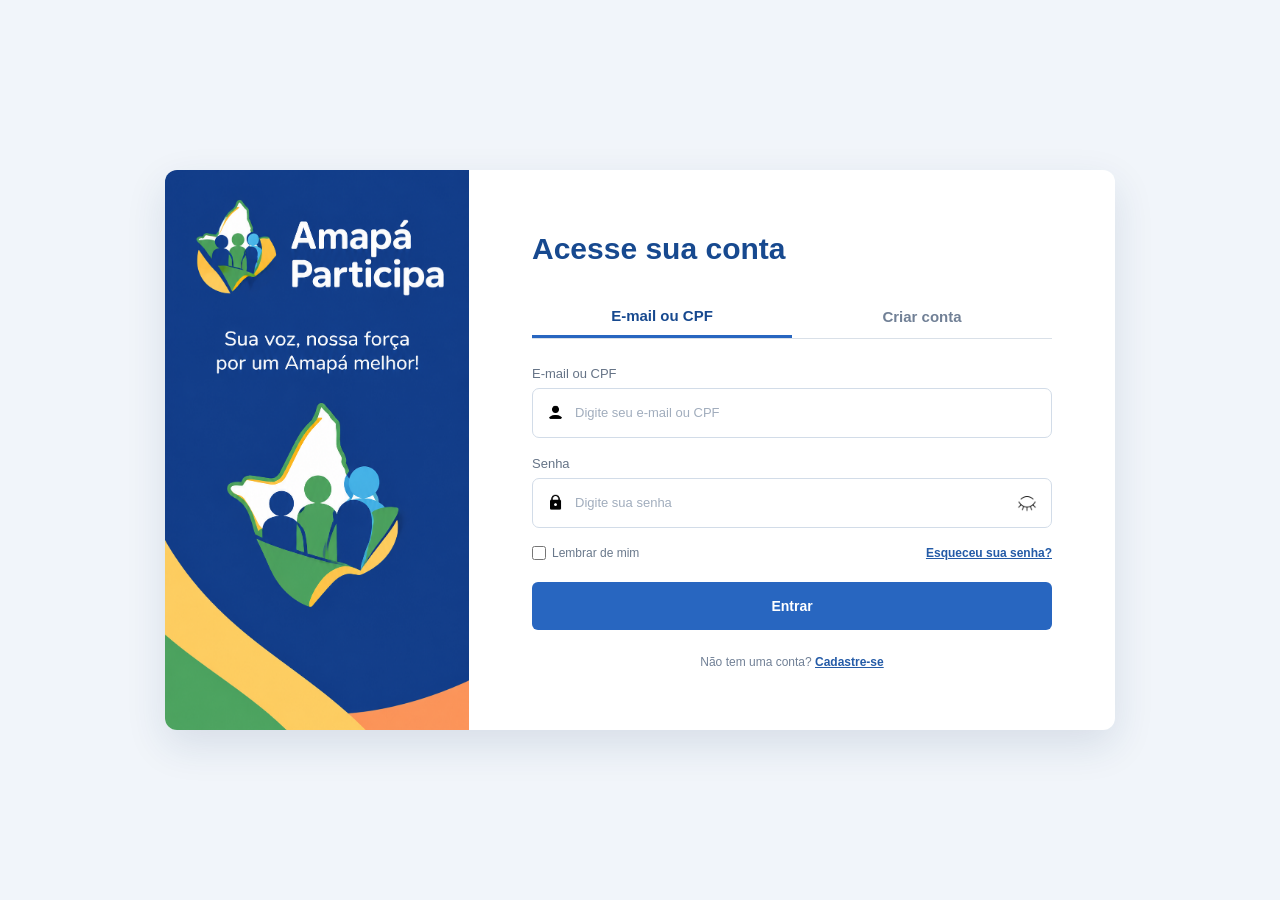
<file: paginas/perfil.html>
<!DOCTYPE html>
<html lang="pt-BR">
<head>
    <meta charset="UTF-8">
    <meta name="viewport" content="width=device-width, initial-scale=1.0">
    <title>Meu Perfil - Amapá Participa</title>
    <link rel="stylesheet" href="../css/style.css">
</head>
<body class="pagina-perfil">

    <header class="perfil-topo">
        <header class="perfil-topo">
    <a href="../index.html" class="perfil-logo">
        <img src="../img/logo-provisoria.png" alt="">
        <span>Amapá Participa</span>
    </a>

    <nav>
        <a href="../index.html">Início</a>
        <a href="ocorrencias.html">Ocorrências</a>
        <a href="minhas-ocorrencias.html">Minhas ocorrências</a>
        <a href="perfil.html" class="ativo">Perfil</a>
        <a href="orgaos.html">Órgãos</a>
        <a href="sobre.html">Sobre</a>
        <a href="suporte.html">Equipe de Suporte</a>
    </nav>

    <div class="perfil-acoes-topo">
        <a href="perfil.html" id="avatar-topo" class="perfil-avatar">?</a>
    </div>

    <script src="../js/tema.js" defer></script>
    
</header>
    </header>

    <div class="perfil-layout">

        <aside class="perfil-sidebar">
            <div class="perfil-sidebar-usuario">
                <div id="avatar-lateral" class="perfil-avatar-grande">?</div>
                <h3 id="nome-lateral">Usuário</h3>
            </div>

            <nav class="perfil-menu">
                <a href="perfil.html" class="ativo">Meu perfil</a>
                <a href="minhas-ocorrencias.html">Minhas ocorrências</a>
                <a href="registrar-ocorrencia.html">Registrar ocorrência</a>
                <button type="button" id="botao-sair">Sair da conta</button>
            </nav>
        </aside>

        <main class="perfil-conteudo">

            <h1>Meu perfil</h1>
            <p>Consulte e gerencie suas informações pessoais.</p>

            <section class="perfil-cartao">

                <div class="perfil-cartao-cabecalho">
                    <div id="avatar-principal" class="perfil-avatar-perfil">?</div>

                    <div>
                        <h2 id="nome-usuario">Usuário</h2>
                        <p id="email-resumo">E-mail</p>
                    </div>

                    <button
                        type="button"
                        id="botao-editar"
                        class="perfil-botao-editar"
                    >
                        Editar perfil
                    </button>
                </div>

                <div class="perfil-informacoes">
                    <h2>Informações pessoais</h2>

                    <div class="perfil-campo">
                        <span>Nome completo</span>
                        <p id="nome-detalhe">Não informado</p>
                    </div>

                    <div class="perfil-campo">
                        <span>E-mail</span>
                        <p id="email-detalhe">Não informado</p>
                    </div>

                    <div class="perfil-campo">
                        <span>CPF</span>
                        <p id="cpf-detalhe">Não informado</p>
                    </div>

                    <div class="perfil-campo">
                        <span>Telefone</span>
                        <p id="telefone-detalhe">Não informado</p>
                    </div>

                    <div class="perfil-campo">
                        <span>Senha</span>
                        <p>••••••••</p>
                    </div>
                </div>

                <p id="mensagem-perfil" role="status"></p>

            </section>

        </main>
    </div>

    <div class="modal-verificacao" id="modal-verificacao" hidden>
        <div
            class="modal-verificacao-conteudo"
            id="modal-verificacao-conteudo"
            role="dialog"
            aria-modal="true"
            aria-labelledby="titulo-verificacao"
        >
            <button
                type="button"
                class="modal-verificacao-fechar"
                id="fechar-verificacao"
                aria-label="Fechar"
            >
                ×
            </button>

            <h2 id="titulo-verificacao">Confirmar identidade</h2>

            <p>
                Informe sua senha atual para continuar com a edição do perfil.
            </p>

            <form id="form-verificacao">
                <label for="senha-verificacao">Senha atual</label>

                <input
                    type="password"
                    id="senha-verificacao"
                    autocomplete="current-password"
                    required
                >

                <p id="erro-verificacao" role="alert"></p>

                <button type="submit" class="perfil-botao-editar">
                    Confirmar identidade
                </button>
            </form>

            <div id="edicao-perfil" hidden>
                <h2>Editar perfil</h2>

                <p>Atualize seus dados pessoais abaixo.</p>

                <form id="form-edicao-perfil">

                    <label for="editar-nome">Nome completo</label>
                    <input
                        type="text"
                        id="editar-nome"
                        autocomplete="name"
                        required
                    >

                    <label for="editar-email">E-mail</label>
                    <input
                        type="email"
                        id="editar-email"
                        autocomplete="email"
                        required
                    >

                    <label for="editar-cpf">CPF</label>
                    <input
                        type="text"
                        id="editar-cpf"
                        inputmode="numeric"
                        maxlength="14"
                        required
                    >

                    <label for="editar-telefone">Telefone</label>
                    <input
                        type="tel"
                        id="editar-telefone"
                        autocomplete="tel"
                        maxlength="15"
                        required
                    >

                    <p id="erro-edicao-perfil" role="alert"></p>

                    <button type="submit" class="perfil-botao-editar">
                        Salvar alterações
                    </button>

                </form>
            </div>

        </div>
    </div>

    <script src="../js/vlibras.js" defer></script>

    <script src="../js/perfil.js"></script>

</body>
</html>
</file>
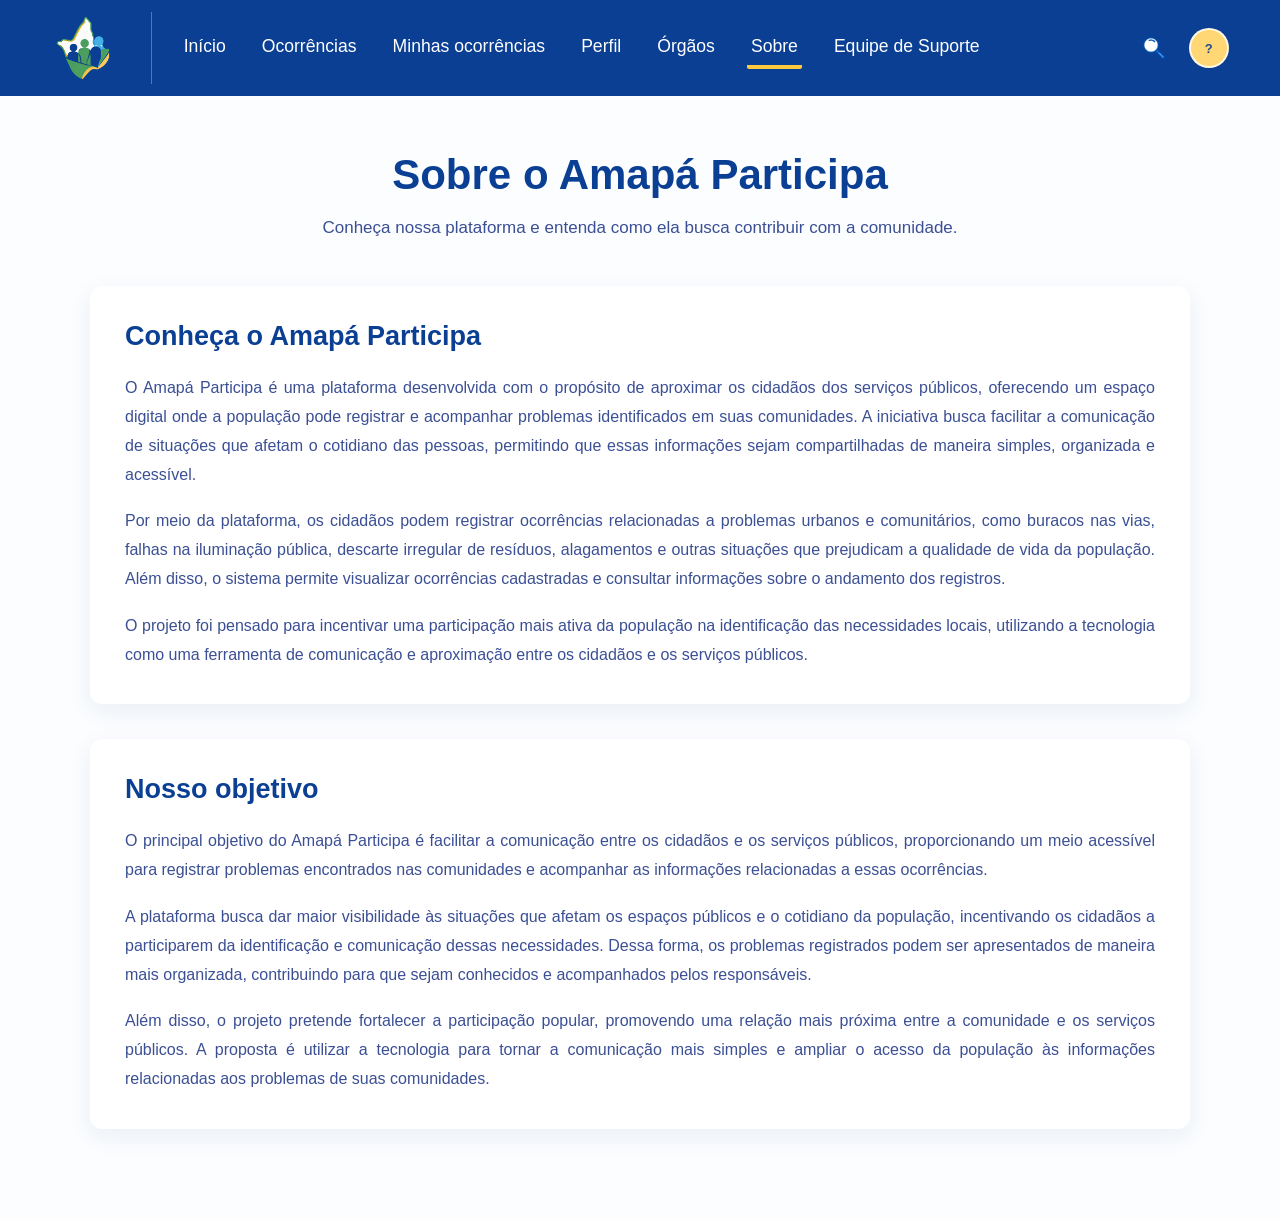
<file: paginas/sobre.html>
<!DOCTYPE html>
<html lang="pt-BR">

<head>
    <meta charset="UTF-8">
    <meta name="viewport" content="width=device-width, initial-scale=1.0">
    <title>Sobre - Amapá Participa</title>
    <link rel="stylesheet" href="../css/style.css">
</head>

<body class="pagina-sobre">

    <header class="cabecalho">

        <div class="cabecalho-logo">
        <a href="../index.html">
            <img src="../img/logo-provisoria.png" alt="Amapá Participa">
        </a>
    </div>

    <nav class="cabecalho-menu">
        <ul>
            <a href="../index.html">Início</a>
            <a href="ocorrencias.html">Ocorrências</a>
            <a href="minhas-ocorrencias.html">Minhas ocorrências</a>
            <a href="perfil.html">Perfil</a>
            <a href="orgaos.html">Órgãos</a>
            <a href="sobre.html" class="ativo">Sobre</a>
            <a href="suporte.html">Equipe de Suporte</a>
        </ul>
    </nav>

    <div class="cabecalho-acoes">

        <button type="button" id="botao-busca-topo" aria-label="Buscar">
            <img src="../img/lupa-azul.png" alt="">
        </button>

        <div class="cabecalho-autenticacao" id="cabecalho-autenticacao">

            <a href="perfil.html" class="avatar-iniciais" id="avatar-usuario" aria-label="Meu perfil">
                <span id="iniciais-usuario">?</span>
            </a>

        </div>

    </div>

    <script src="../js/tema.js" defer></script>

    </header>

    <main class="conteudo-sobre">

        <section class="sobre-apresentacao">

            <div class="sobre-titulo">
                <h1>Sobre o Amapá Participa</h1>
                <p>Conheça nossa plataforma e entenda como ela busca contribuir com a comunidade.</p>
            </div>

            <div class="sobre-texto">

                <h2>Conheça o Amapá Participa</h2>

                <p>
                    O Amapá Participa é uma plataforma desenvolvida com o propósito
                    de aproximar os cidadãos dos serviços públicos, oferecendo um
                    espaço digital onde a população pode registrar e acompanhar
                    problemas identificados em suas comunidades. A iniciativa busca
                    facilitar a comunicação de situações que afetam o cotidiano
                    das pessoas, permitindo que essas informações sejam compartilhadas
                    de maneira simples, organizada e acessível.
                </p>

                <p>
                    Por meio da plataforma, os cidadãos podem registrar ocorrências
                    relacionadas a problemas urbanos e comunitários, como buracos
                    nas vias, falhas na iluminação pública, descarte irregular de
                    resíduos, alagamentos e outras situações que prejudicam a
                    qualidade de vida da população. Além disso, o sistema permite
                    visualizar ocorrências cadastradas e consultar informações
                    sobre o andamento dos registros.
                </p>

                <p>
                    O projeto foi pensado para incentivar uma participação mais
                    ativa da população na identificação das necessidades locais,
                    utilizando a tecnologia como uma ferramenta de comunicação
                    e aproximação entre os cidadãos e os serviços públicos.
                </p>

            </div>

        </section>

        <section class="sobre-objetivo">

            <div class="objetivo-texto">

                <h2>Nosso objetivo</h2>

                <p>
                    O principal objetivo do Amapá Participa é facilitar a comunicação
                    entre os cidadãos e os serviços públicos, proporcionando um
                    meio acessível para registrar problemas encontrados nas
                    comunidades e acompanhar as informações relacionadas a essas
                    ocorrências.
                </p>

                <p>
                    A plataforma busca dar maior visibilidade às situações que
                    afetam os espaços públicos e o cotidiano da população,
                    incentivando os cidadãos a participarem da identificação e
                    comunicação dessas necessidades. Dessa forma, os problemas
                    registrados podem ser apresentados de maneira mais organizada,
                    contribuindo para que sejam conhecidos e acompanhados pelos
                    responsáveis.
                </p>

                <p>
                    Além disso, o projeto pretende fortalecer a participação popular,
                    promovendo uma relação mais próxima entre a comunidade e os
                    serviços públicos. A proposta é utilizar a tecnologia para
                    tornar a comunicação mais simples e ampliar o acesso da
                    população às informações relacionadas aos problemas de suas
                    comunidades.
                </p>

            </div>

        </section>

    </main>
    <script src="../js/sobre.js"></script>

    <script src="../js/vlibras.js" defer></script>

</body>

</html>
</file>
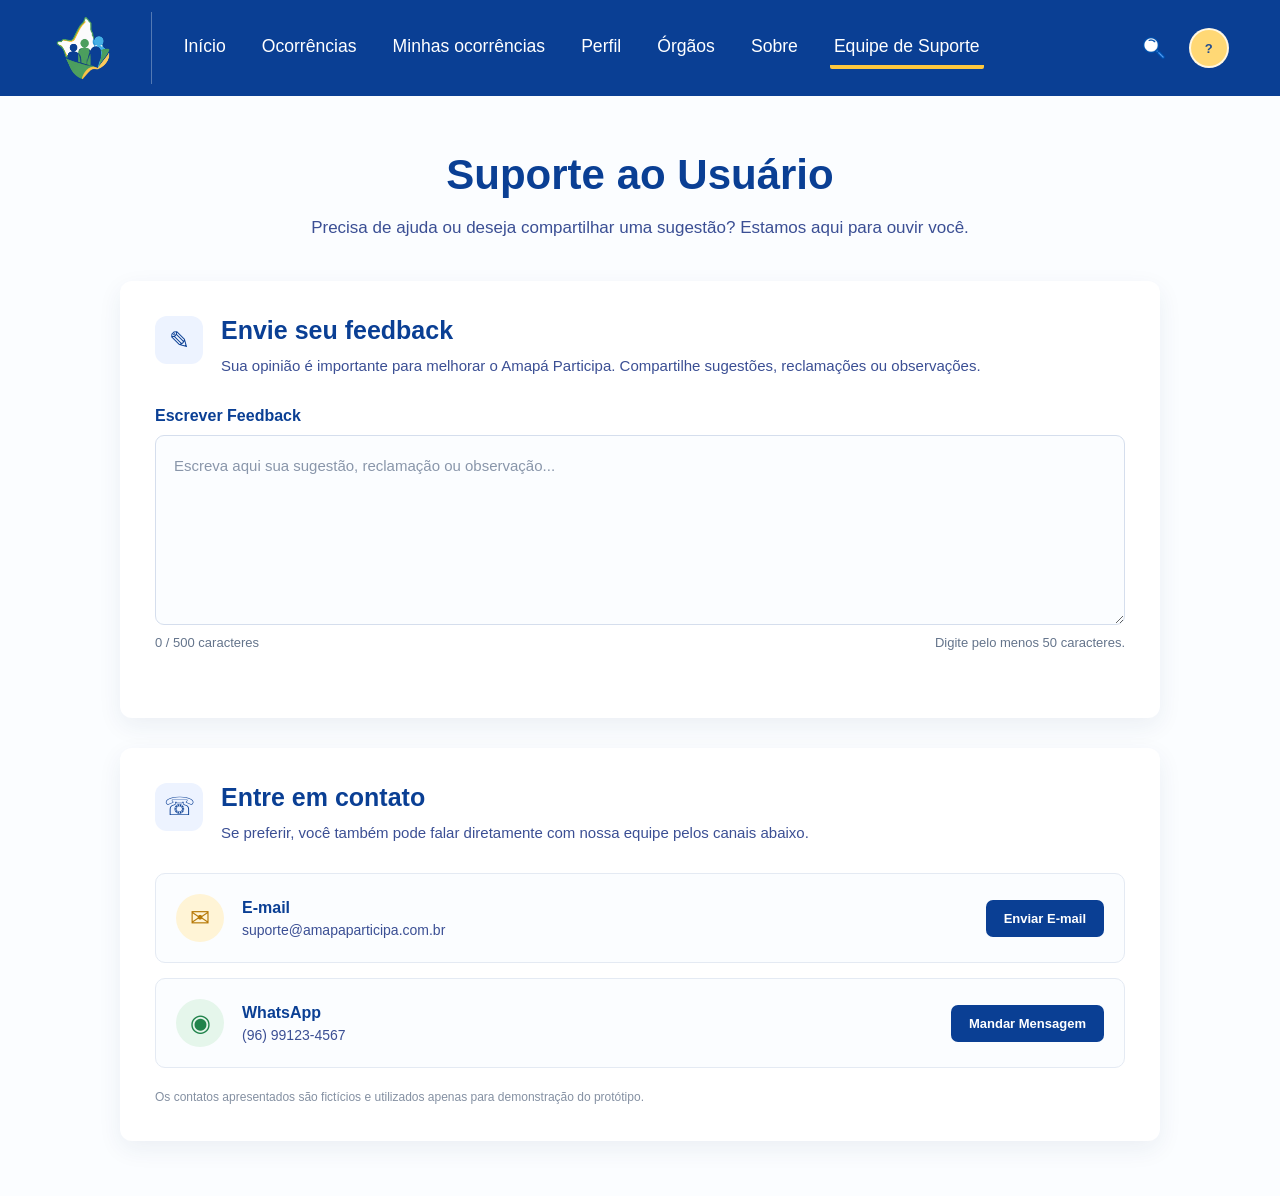
<file: paginas/suporte.html>
<!DOCTYPE html>
<html lang="pt-BR">
<head>
    <meta charset="UTF-8">
    <meta name="viewport" content="width=device-width, initial-scale=1.0">
    <title>Suporte ao Usuário | Amapá Participa</title>
    <link rel="stylesheet" href="../css/style.css">
</head>
<body class="pagina-suporte">

    <header class="cabecalho">
        <div class="cabecalho-logo">
            <a href="../index.html">
                <img src="../img/logo-provisoria.png" alt="Amapá Participa">
            </a>
        </div>

        <nav class="cabecalho-menu">
            <ul>
                <a href="../index.html">Início</a>
                <a href="ocorrencias.html">Ocorrências</a>
                <a href="minhas-ocorrencias.html">Minhas ocorrências</a>
                <a href="perfil.html">Perfil</a>
                <a href="orgaos.html">Órgãos</a>
                <a href="sobre.html">Sobre</a>
                <a href="suporte.html" class="ativo">Equipe de Suporte</a>
            </ul>
        </nav>

        <div class="cabecalho-acoes">
            <button type="button" id="botao-busca-topo" aria-label="Buscar">
                <img src="../img/lupa-azul.png" alt="">
            </button>

            <div class="cabecalho-autenticacao" id="cabecalho-autenticacao">
                <a href="perfil.html" class="avatar-iniciais" id="avatar-usuario" aria-label="Meu perfil">
                    <span id="iniciais-usuario">?</span>
                </a>
            </div>
        </div>

        <script src="../js/tema.js" defer></script>
        
    </header>

    <main class="conteudo-suporte">

        <section class="suporte-introducao">
            <h1>Suporte ao Usuário</h1>
            <p>
                Precisa de ajuda ou deseja compartilhar uma sugestão?
                Estamos aqui para ouvir você.
            </p>
        </section>

        <section class="suporte-feedback">
            <div class="suporte-secao-titulo">
                <span class="suporte-icone">✎</span>
                <div>
                    <h2>Envie seu feedback</h2>
                    <p>
                        Sua opinião é importante para melhorar o Amapá Participa.
                        Compartilhe sugestões, reclamações ou observações.
                    </p>
                </div>
            </div>

            <form id="form-feedback">
                <label for="texto-feedback">Escrever Feedback</label>

                <textarea
                    id="texto-feedback"
                    name="feedback"
                    placeholder="Escreva aqui sua sugestão, reclamação ou observação..."
                    minlength="50"
                    maxlength="500"
                    required
                ></textarea>

                <div class="feedback-informacoes">
                    <span id="contador-caracteres">0 / 500 caracteres</span>
                    <span id="aviso-caracteres">Digite pelo menos 50 caracteres.</span>
                </div>

                <div class="feedback-acoes">
                    <button type="submit" id="botao-enviar-feedback" hidden>
                        Enviar Feedback
                    </button>
                </div>

                <p id="mensagem-feedback" role="status" aria-live="polite"></p>
            </form>
        </section>

        <section class="suporte-contatos">
            <div class="suporte-secao-titulo">
                <span class="suporte-icone">☏</span>
                <div>
                    <h2>Entre em contato</h2>
                    <p>
                        Se preferir, você também pode falar diretamente com
                        nossa equipe pelos canais abaixo.
                    </p>
                </div>
            </div>

            <div class="contatos-lista">

                <article class="contato-item">
                    <div class="contato-icone contato-email">✉</div>

                    <div class="contato-informacoes">
                        <h3>E-mail</h3>
                        <p>suporte@amapaparticipa.com.br</p>
                    </div>

                    <a
                        href="mailto:suporte@amapaparticipa.com.br"
                        class="botao-contato"
                    >
                        Enviar E-mail
                    </a>
                </article>

                <article class="contato-item">
                    <div class="contato-icone contato-whatsapp">◉</div>

                    <div class="contato-informacoes">
                        <h3>WhatsApp</h3>
                        <p>(96) 99123-4567</p>
                    </div>

                    <a
                        href="https://wa.me/5596991234567"
                        target="_blank"
                        rel="noopener noreferrer"
                        class="botao-contato"
                    >
                        Mandar Mensagem
                    </a>
                </article>

            </div>

            <p class="contatos-aviso">
                Os contatos apresentados são fictícios e utilizados apenas
                para demonstração do protótipo.
            </p>
        </section>

    </main>

    <script src="../js/vlibras.js" defer></script>

    <script src="../js/suporte.js"></script>

</body>
</html>
</file>
<file: css/style.css>
/*css do login*/

* {
    margin: 0;
    padding: 0;
    box-sizing: border-box;
}

body {
    min-height: 100vh;
    background-color: #f1f5fa;
    font-family: Arial, Helvetica, sans-serif;
    display: flex;
    align-items: center;
    justify-content: center;
    padding: 30px;
}

.login-container {
    width: 950px;
    height: 560px;
    background-color: #ffffff;
    display: flex;
    border-radius: 12px;
    overflow: hidden;
    box-shadow: 0 15px 40px rgba(25, 60, 100, 0.12);
}

.banner {
    width: 32%;
    height: 100%;
    background-color: #12438f;
    overflow: hidden;
    display: flex;
    align-items: center;
    justify-content: center;
    padding: 0px 0px;
}

.banner img {
    width: 100%;
    height: 100%;
    display: block;
    object-fit: cover;
    object-position: center;
}

.login-area {
    width: 68%;
    height: 100%;
    display: flex;
    justify-content: center;
    align-items: center;
    padding: 40px;
}

.login-box {
    width: 100%;
    max-width: 520px;
}

.login-box h1 {
    color: #17498f;
    font-size: 30px;
    font-weight: 700;
    margin-bottom: 30px;
}

.tabs {
    width: 100%;
    display: flex;
    border-bottom: 1px solid #d9e0e8;
    margin-bottom: 27px;
}

.tab {
    width: 50%;
    border: none;
    background: transparent;
    padding: 11px 5px;
    color: #718096;
    font-size: 15px;
    font-weight: 600;
    cursor: pointer;
}

.tab.active {
    color: #17498f;
    border-bottom: 3px solid #2866c0;
}

.input-group {
    margin-bottom: 18px;
}

.input-group label {
    display: block;
    color: #657386;
    font-size: 13px;
    font-weight: 500;
    margin-bottom: 7px;
}

.input-box {
    width: 100%;
    height: 50px;
    border: 1px solid #d2dce8;
    border-radius: 7px;
    display: flex;
    align-items: center;
    padding: 0 14px;
    background-color: #ffffff;
    transition: 0.2s;
}

.input-box:focus-within {
    border-color: #2866c0;
    box-shadow: 0 0 0 3px rgba(40, 102, 192, 0.08);
}

.input-icon {
    width: 17px;
    height: 17px;
    object-fit: contain;
    margin-right: 11px;
    flex-shrink: 0;
}

.input-box input {
    width: 100%;
    height: 100%;
    border: none;
    outline: none;
    background: transparent;
    color: #333333;
    font-size: 13px;
}

.input-box input::placeholder {
    color: #a1adbd;
}

.password-icon {
    width: 20px;
    height: 20px;
    object-fit: contain;
    margin-left: 10px;
    cursor: pointer;
    flex-shrink: 0;
}

.login-options {
    display: flex;
    justify-content: space-between;
    align-items: center;
    margin-top: 6px;
    margin-bottom: 22px;
    font-size: 12px;
}

.remember {
    display: flex;
    align-items: center;
    gap: 6px;
    color: #69788b;
    cursor: pointer;
}

.remember input {
    width: 14px;
    height: 14px;
    accent-color: #2866c0;
}

.login-options a {
    color: #245ba7;
    font-weight: 600;
    text-decoration: underline;
}

.login-button {
    width: 100%;
    height: 48px;
    border: none;
    border-radius: 6px;
    background-color: #2866c0;
    color: #ffffff;
    font-size: 14px;
    font-weight: 700;
    cursor: pointer;
    transition: 0.2s;
}

.login-button:hover {
    background-color: #2056a5;
}

.register-text {
    text-align: center;
    color: #718096;
    font-size: 12px;
    margin-top: 25px;
}

.register-text a {
    color: #245ba7;
    font-weight: 600;
    text-decoration: underline;
}

@media (max-width: 850px) {

    body {
        padding: 20px;
    }

    .login-container {
        width: 100%;
        height: auto;
        min-height: 560px;
    }

    .banner {
        width: 30%;
    }

    .login-area {
        width: 70%;
        padding: 35px;
    }

    .login-box h1 {
        font-size: 27px;
    }
}

@media (max-width: 650px) {

    body {
        padding: 0;
        background-color: #ffffff;
    }

    .login-container {
        width: 100%;
        min-height: 100vh;
        height: auto;
        border-radius: 0;
        box-shadow: none;
    }

    .banner {
        display: none;
    }

    .login-area {
        width: 100%;
        padding: 35px 25px;
    }

    .login-box {
        max-width: 500px;
    }
}

@media (max-width: 400px) {

    .login-area {
        padding: 30px 20px;
    }

    .login-box h1 {
        font-size: 24px;
        margin-bottom: 27px;
    }

    .login-options {
        font-size: 11px;
    }
}

.tab {
    text-decoration: none;
    display: flex;
    align-items: center;
    justify-content: center;
}


/* css do cadastro */

.cadastro-container {
    width: 950px;
    height: 560px;
    background-color: #ffffff;
    display: flex;
    border-radius: 12px;
    overflow: hidden;
    box-shadow: 0 15px 40px rgba(25, 60, 100, 0.12);
}

.cadastro-banner {
    width: 32%;
    height: 100%;
    background-color: #12438f;
    overflow: hidden;
    display: flex;
    align-items: center;
    justify-content: center;
    padding: 0px 0px;
}

.cadastro-banner img {
    width: 100%;
    height: 100%;
    display: block;
    object-fit: cover;
    object-position: center;
}

.cadastro-area {
    width: 68%;
    height: 100%;
    display: flex;
    justify-content: center;
    align-items: center;
    padding: 40px;
}

.cadastro-conteudo {
    width: 100%;
    max-width: 520px;
}

.cadastro-conteudo h2 {
    color: #17498f;
    font-size: 30px;
    font-weight: 700;
    margin-bottom: 5px;
}

.subtitulo {
    color: #718096;
    font-size: 12px;
    margin-bottom: 20px;
}

.campo {
    margin-bottom: 10px;
}

.campo label {
    display: block;
    color: #657386;
    font-size: 13px;
    font-weight: 500;
    margin-bottom: 7px;
}

.campo input,
.campo select {
    height: 30px;
    border: 1px solid #d2dce8;
    border-radius: 7px;
    background-color: #ffffff;
    outline: none;
    font-size: 11px;
    color: #334155;
}

.campo input {
    width: 100%;
    padding: 0 10px;
}

.campo input::placeholder {
    color: #a1adbd;
}

.campo input:focus,
.campo select:focus {
    border-color: #2866c0;
}

.input-container {
    width: 100%;
    height: 30px;
    border: 1px solid #d2dce8;
    border-radius: 7px;
    display: flex;
    align-items: center;
    padding: 0 10px;
    background-color: #ffffff;
}

.input-container:focus-within {
    border-color: #2866c0;
    box-shadow: 0 0 0 3px rgba(40, 102, 192, 0.08);
}

.input-container .input-icon {
    width: 17px;
    height: 17px;
    object-fit: contain;
    margin-right: 7px;
    flex-shrink: 0;
}

.input-container input {
    width: 100%;
    height: 100%;
    border: none;
    outline: none;
    padding: 0;
    background: transparent;
    color: #333333;
}

.input-container input:focus {
    border: none;
}

.input-container .password-icon {
    width: 16px;
    height: 16px;
    object-fit: contain;
    margin-left: 10px;
    cursor: pointer;
    flex-shrink: 0;
}

.requisitos-senha {
    margin-top: 6px;
    color: #718096;
    font-size: 9px;
    line-height: 1.4;
}

.requisitos-senha p {
    margin-bottom: 2px;
    font-weight: 600;
}

.requisitos-senha ul {
    margin: 0;
    padding-left: 15px;
    display: grid;
    grid-template-columns: 1fr 1fr;
    column-gap: 10px;
}

.requisitos-senha li {
    color: #718096;
}

.requisitos-senha li.valido {
    color: #3d8b5c;
}

.telefone-container {
    display: flex;
    gap: 7px;
}

.telefone-container select {
    width: 62px;
    padding: 0 7px;
}

.telefone-container input {
    flex: 1;
}

.termos {
    display: flex;
    align-items: center;
    gap: 6px;
    margin-top: 7px;
    margin-bottom: 15px;
}

.termos input {
    width: 13px;
    height: 13px;
    accent-color: #2866c0;
}

.termos label {
    font-size: 10px;
    color: #64748b;
}

.botao-cadastrar {
    width: 100%;
    height: 34px;
    border: none;
    border-radius: 6px;
    background-color: #2866c0;
    color: #ffffff;
    font-size: 12px;
    font-weight: 700;
    cursor: pointer;
}

.botao-cadastrar:hover {
    background-color: #2056a5;
}

.login-link {
    text-align: center;
    margin-top: 12px;
    font-size: 10px;
    color: #718096;
}

.login-link a {
    color: #245ba7;
    font-weight: 600;
    text-decoration: underline;
}

.login-link a:hover {
    text-decoration: none;
}


@media (max-width: 850px) {

    .cadastro-container {
        width: 100%;
        height: auto;
        min-height: 560px;
    }

    .cadastro-banner {
        width: 30%;
    }

    .cadastro-area {
        width: 70%;
        padding: 35px;
    }

    .cadastro-conteudo h2 {
        font-size: 27px;
    }
}

@media (max-width: 650px) {

    .cadastro-container {
        width: 100%;
        min-height: 100vh;
        height: auto;
        border-radius: 0;
        box-shadow: none;
    }

    .cadastro-banner {
        display: none;
    }

    .cadastro-area {
        width: 100%;
        padding: 35px 25px;
    }

    .cadastro-conteudo {
        max-width: 500px;
    }

    .requisitos-senha ul {
        grid-template-columns: 1fr;
    }
}

@media (max-width: 400px) {

    .cadastro-area {
        padding: 30px 20px;
    }

    .cadastro-conteudo h2 {
        font-size: 24px;
    }
}


/* =========================================================
   TELA INICIAL
========================================================= */

:root {
    --azul-escuro: #0a3f94;
    --azul-texto: #3b4f94;
    --amarelo: #ffc83d;
    --verde: #0b7a3e;
    --altura-cabecalho: 96px;
}

html {
    scroll-behavior: smooth;
}

body.pagina-inicial {
    display: block;
    min-height: 100vh;
    padding: 0;
    background-color: #fbfdff;
    font-family: "DM Sans", Arial, Helvetica, sans-serif;
}

.pagina-inicial a {
    text-decoration: none;
}

.cabecalho {
    display: flex;
    align-items: center;
    height: var(--altura-cabecalho);
    padding: 0 4%;
    background-color: var(--azul-escuro);
}

.cabecalho-logo {
    display: flex;
    align-items: center;
    padding-right: 28px;
    margin-right: 28px;
    border-right: 1px solid rgba(255, 255, 255, 0.3);
}

.cabecalho-logo img {
    display: block;
    height: 72px;
    width: auto;
}

.cabecalho-menu ul {
    display: flex;
    gap: 40px;
    list-style: none;
}

.cabecalho-menu a {
    display: inline-block;
    padding: 8px 4px;
    color: #ffffff;
    font-size: 1.1rem;
    font-weight: 500;
    border-bottom: 4px solid transparent;
    border-radius: 2px;
    transition: border-color 0.2s;
}

.cabecalho-menu a:hover,
.cabecalho-menu a.ativo {
    border-bottom-color: var(--amarelo);
}

.cabecalho-acoes {
    display: flex;
    align-items: center;
    gap: 16px;
    margin-left: auto;
}

.acao-pesquisa {
    padding: 0 20px 0 0;
    margin-right: 4px;
    border: none;
    border-right: 1px solid rgba(255, 255, 255, 0.3);
    background: transparent;
    cursor: pointer;
}

.acao-pesquisa img {
    display: block;
    width: 30px;
    height: 30px;
    filter: brightness(0) invert(1);
}

.acao-entrar,
.acao-cadastrar {
    padding: 12px 26px;
    border-radius: 10px;
    font-size: 1.05rem;
    font-weight: 600;
    transition: transform 0.2s, background-color 0.2s;
}

.acao-entrar {
    color: #ffffff;
    border: 2px solid #ffffff;
}

.acao-entrar:hover {
    background-color: rgba(255, 255, 255, 0.12);
}

.acao-cadastrar {
    color: #0b2a66;
    background-color: var(--amarelo);
    border: 2px solid var(--amarelo);
}

.acao-cadastrar:hover {
    transform: translateY(-2px);
}

.hero {
    display: grid;
    grid-template-columns: 1fr 1.1fr;
    min-height: calc(100vh - var(--altura-cabecalho));
    padding-left: 4%;
    overflow: hidden;
}

.hero-texto {
    align-self: center;
    max-width: 660px;
    padding: 40px 0;
    position: relative;
    z-index: 3;
}

.hero-titulo {
    color: var(--azul-escuro);
    font-size: clamp(2.6rem, 5vw, 4.6rem);
    font-weight: 800;
    line-height: 1.05;
    letter-spacing: -0.02em;
}

.titulo-verde {
    display: block;
    color: var(--verde);
}

.hero-descricao {
    max-width: 560px;
    margin: 28px 0 36px;
    color: var(--azul-texto);
    font-size: clamp(1.1rem, 1.6vw, 1.45rem);
    line-height: 1.55;
}

.hero-botoes {
    display: flex;
    flex-wrap: wrap;
    align-items: center;
    gap: 22px;
}

.botao-registrar,
.botao-ver-ocorrencias {
    display: inline-flex;
    align-items: center;
    gap: 12px;
    padding: 14px 28px;
    border-radius: 12px;
    font-size: 1.1rem;
    font-weight: 600;
    transition: transform 0.2s, box-shadow 0.2s;
}

.botao-registrar {
    color: #0b2a66;
    background-color: var(--amarelo);
    border: 2px solid var(--amarelo);
}

.botao-ver-ocorrencias {
    color: var(--azul-escuro);
    background-color: #ffffff;
    border: 2px solid var(--azul-escuro);
}

.botao-registrar:hover,
.botao-ver-ocorrencias:hover {
    transform: translateY(-2px);
    box-shadow: 0 8px 18px rgba(10, 63, 148, 0.18);
}

.icone-botao img {
    display: block;
    width: 32px;
    height: 32px;
    object-fit: contain;
}

.botao-saiba {
    display: inline-flex;
    align-items: center;
    gap: 8px;
    color: var(--azul-escuro);
    font-size: 1.1rem;
    font-weight: 500;
}

.botao-saiba:hover {
    text-decoration: underline;
}

.hero-imagem {
    position: relative;
}

.imagem-macapa {
    position: absolute;
    top: 0;
    right: 0;
    bottom: 6%;
    left: 0;
    overflow: hidden;
    border-radius: 45% 0 40% 60% / 22% 0 28% 62%;
    border-left: 3px solid #1aa38a;
}

.imagem-macapa img {
    display: block;
    width: 100%;
    height: 100%;
    object-fit: cover;
}

.detalhe-amarelo {
    position: absolute;
    top: 0;
    right: 0;
    z-index: 2;
    width: 20%;
    height: 36%;
    background-color: var(--amarelo);
    border-radius: 0 0 0 100% / 0 0 0 75%;
}

.detalhe-verde {
    position: absolute;
    right: 0;
    bottom: 8%;
    z-index: 2;
    width: 11%;
    height: 20%;
    background: linear-gradient(135deg, #46b565, #12803f);
    border-radius: 100% 0 100% 0;
    transform: rotate(-12deg);
}

.sobre {
    padding: 80px 4%;
    background-color: #ffffff;
}

.sobre-conteudo {
    max-width: 800px;
    margin: 0 auto;
}

.sobre-conteudo h2 {
    margin-bottom: 20px;
    color: var(--azul-escuro);
    font-size: 2rem;
    font-weight: 800;
}

.sobre-conteudo p {
    margin-bottom: 16px;
    color: var(--azul-texto);
    font-size: 1.1rem;
    line-height: 1.7;
}

@media (max-width: 900px) {

    .cabecalho {
        flex-wrap: wrap;
        height: auto;
        padding: 12px 5%;
        row-gap: 8px;
    }

    .cabecalho-logo {
        padding-right: 0;
        margin-right: 0;
        border-right: none;
    }

    .cabecalho-logo img {
        height: 52px;
    }

    .cabecalho-menu {
        order: 3;
        width: 100%;
        overflow-x: auto;
    }

    .cabecalho-menu ul {
        gap: 24px;
    }

    .hero {
        grid-template-columns: 1fr;
        min-height: auto;
        padding-left: 0;
    }

    .hero-texto {
        padding: 40px 5%;
    }

    .hero-imagem {
        height: 340px;
    }

    .imagem-macapa {
        bottom: 0;
        border-radius: 45% 45% 0 0 / 18% 18% 0 0;
        border-left: none;
    }

    .detalhe-verde {
        bottom: 6%;
    }
}

@media (max-width: 500px) {

    .acao-entrar,
    .acao-cadastrar {
        padding: 10px 16px;
    }

    .botao-registrar,
    .botao-ver-ocorrencias {
        width: 100%;
        justify-content: center;
    }
}


/* =========================================================
   TELA DE OCORRÊNCIAS
========================================================= */

body.pagina-ocorrencias {
    display: block;
    min-height: 100vh;
    padding: 0;
    background-color: #F5F7FA;
    color: #1E293B;
}

.topo {
    display: flex;
    align-items: center;
    justify-content: space-between;
    background-color: #0a3f94;
    padding: 12px 32px;
    color: #FFFFFF;
}

.topo-logo {
    display: flex;
    align-items: center;
    gap: 10px;
    font-weight: 700;
    font-size: 18px;
}

.topo-logo img {
    height: 32px;
    width: 32px;
}

.topo-menu {
    display: flex;
    gap: 28px;
}

.topo-menu a {
    font-size: 15px;
    color: #CBD5E1;
    padding-bottom: 4px;
    border-bottom: 2px solid transparent;
}

.topo-menu a:hover {
    color: #FFFFFF;
}

.topo-menu a.ativo {
    color: #FFFFFF;
    border-bottom: 2px solid #F5A623;
    font-weight: 600;
}

.topo-acoes {
    display: flex;
    align-items: center;
    gap: 16px;
}

#botao-busca-topo {
    background: none;
    border: none;
    cursor: pointer;
}

#botao-busca-topo img {
    width: 18px;
    height: 18px;
}

.avatar-usuario {
    width: 34px;
    height: 34px;
    border-radius: 50%;
    background-color: #F5A623;
    color: #1C3A5E;
    font-weight: 700;
    font-size: 13px;
    display: flex;
    align-items: center;
    justify-content: center;
}

.layout {
    display: flex;
    align-items: flex-start;
}

.lateral {
    width: 220px;
    background-color: #FFFFFF;
    min-height: calc(100vh - 60px);
    padding: 20px 0;
    border-right: 1px solid #E2E8F0;
}

.lista-categorias {
    list-style: none;
}

.categoria {
    padding: 12px 24px;
    font-size: 14px;
    color: #475569;
    cursor: pointer;
}

.categoria:hover {
    background-color: #F1F5F9;
}

.categoria.ativa {
    background-color: #FFF1DE;
    color: #C9680C;
    font-weight: 600;
    border-right: 3px solid #F5A623;
}

.conteudo {
    flex: 1;
    padding: 32px 40px;
}

.conteudo h1 {
    font-size: 26px;
    color: #1C3A5E;
}

.barra-busca {
    display: flex;
    gap: 12px;
    margin-bottom: 20px;
}

#buscar-ocorrencias {
    flex: 1;
    max-width: 360px;
    padding: 10px 14px;
    border: 1px solid #CBD5E1;
    border-radius: 8px;
    font-size: 14px;
}

#botao-filtros {
    padding: 10px 18px;
    border: 1px solid #CBD5E1;
    border-radius: 8px;
    background-color: #FFFFFF;
    color: #1C3A5E;
    font-weight: 600;
    cursor: pointer;
}

#botao-filtros:hover {
    background-color: #F1F5F9;
}

.painel-filtros {
    display: flex;
    align-items: center;
    gap: 10px;
    margin-bottom: 20px;
    padding: 12px;
    background-color: #FFFFFF;
    border: 1px solid #E2E8F0;
    border-radius: 8px;
}

.painel-filtros.escondido {
    display: none;
}

.filtro-status {
    padding: 6px 12px;
    border: 1px solid #CBD5E1;
    border-radius: 999px;
    background-color: #FFFFFF;
    font-size: 13px;
    cursor: pointer;
}

.filtro-status.ativo {
    background-color: #1C3A5E;
    color: #FFFFFF;
    border-color: #1C3A5E;
}

.grade-ocorrencias {
    display: grid;
    grid-template-columns: repeat(3, 1fr);
    gap: 20px;
}

.card-ocorrencia {
    background-color: #FFFFFF;
    border-radius: 10px;
    overflow: hidden;
    border: 1px solid #E2E8F0;
}

.card-imagem {
    width: 100%;
    height: 140px;
    background-size: cover;
    background-position: center;
    background-color: #E2E8F0;
}

.card-corpo {
    padding: 14px 16px;
}

.card-categoria {
    display: flex;
    align-items: center;
    gap: 6px;
    font-size: 12px;
    font-weight: 600;
    margin-bottom: 6px;
}

.pontinho-categoria {
    width: 9px;
    height: 9px;
    border-radius: 50%;
    display: inline-block;
}

.card-titulo {
    font-size: 15px;
    font-weight: 700;
    color: #1C3A5E;
    margin-bottom: 6px;
}

.card-info {
    font-size: 12px;
    color: #64748B;
    margin-bottom: 3px;
}

.card-status {
    display: inline-block;
    margin-top: 10px;
    padding: 4px 12px;
    border-radius: 999px;
    font-size: 12px;
    font-weight: 600;
}

.cat-infraestrutura {
    color: #C9680C;
}

.cat-infraestrutura .pontinho-categoria {
    background-color: #F5A623;
}

.cat-meio-ambiente {
    color: #2F8F4E;
}

.cat-meio-ambiente .pontinho-categoria {
    background-color: #2F8F4E;
}

.cat-iluminacao-publica {
    color: #2563EB;
}

.cat-iluminacao-publica .pontinho-categoria {
    background-color: #2563EB;
}

.cat-transporte {
    color: #0E7490;
}

.cat-transporte .pontinho-categoria {
    background-color: #0E7490;
}

.cat-limpeza-urbana {
    color: #0891B2;
}

.cat-limpeza-urbana .pontinho-categoria {
    background-color: #0891B2;
}

.cat-outros {
    color: #64748B;
}

.cat-outros .pontinho-categoria {
    background-color: #64748B;
}

.status-registrada {
    background-color: #E2E8F0;
    color: #475569;
}

.status-em-analise {
    background-color: #FEF3C7;
    color: #B45309;
}

.status-encaminhada {
    background-color: #DBEAFE;
    color: #1D4ED8;
}

.status-em-atendimento {
    background-color: #FFE4D5;
    color: #C2410C;
}

.status-resolvida {
    background-color: #DCFCE7;
    color: #15803D;
}

.mensagem-vazia {
    text-align: center;
    color: #64748B;
    margin-top: 40px;
}

.mensagem-vazia.escondido {
    display: none;
}


/* ===== MENU RETRÁTIL ===== */

.botao-menu {
    display: none;
    align-items: center;
    gap: 8px;
    border: none;
    background: transparent;
    color: #FFFFFF;
    font-size: 16px;
    font-weight: 600;
    cursor: pointer;
}

.botao-menu span {
    font-family: Arial, Helvetica, sans-serif;
}


/* ===== RESPONSIVO ===== */

@media (max-width: 900px) {

    .botao-menu {
        display: flex;
    }

    .topo {
        position: relative;
    }

    .topo-menu {
        display: none;
        position: absolute;
        top: 100%;
        left: 0;
        width: 100%;
        flex-direction: column;
        gap: 0;
        padding: 10px 20px;
        background-color: #FFFFFF;
        box-shadow: 0 8px 20px rgba(25, 60, 100, 0.12);
        z-index: 20;
    }

    .topo-menu.aberto {
        display: flex;
    }

    .topo-menu a {
        width: 100%;
        padding: 12px 10px;
        color: #475569;
    }

    .topo-menu a:hover {
        color: #0a3f94;
        background-color: #F1F5F9;
    }

    .topo-menu a.ativo {
        color: #0a3f94;
        border-bottom: none;
    }

    .layout {
        flex-direction: column;
    }

    .lateral {
        width: 100%;
        min-height: auto;
        display: flex;
        overflow-x: auto;
    }

    .lista-categorias {
        display: flex;
    }

    .grade-ocorrencias {
        grid-template-columns: 1fr;
    }
}

/* ===== FILTROS ATIVOS ===== */

.filtros-ativos {
    display: flex;
    align-items: center;
    flex-wrap: wrap;
    gap: 10px;
    margin: 18px 0 22px;
}

.filtros-ativos-titulo {
    color: #475569;
    font-size: 14px;
    font-weight: 600;
}

.lista-filtros-ativos {
    display: flex;
    align-items: center;
    flex-wrap: wrap;
    gap: 8px;
}

.filtro-ativo {
    display: inline-flex;
    align-items: center;
    gap: 6px;
    padding: 6px 10px;
    border-radius: 20px;
    background-color: #e8eef8;
    color: #0a3f94;
    font-size: 13px;
    font-weight: 600;
}

.filtro-ativo button {
    display: flex;
    align-items: center;
    justify-content: center;
    width: 18px;
    height: 18px;
    padding: 0;
    border: none;
    border-radius: 50%;
    background-color: transparent;
    color: #0a3f94;
    font-size: 17px;
    line-height: 1;
    cursor: pointer;
}

.filtro-ativo button:hover {
    background-color: rgba(10, 63, 148, 0.12);
}

.botao-limpar-filtros {
    padding: 7px 12px;
    border: 1px solid #d7dee8;
    border-radius: 7px;
    background-color: #FFFFFF;
    color: #475569;
    font-size: 13px;
    font-weight: 600;
    cursor: pointer;
}

.botao-limpar-filtros:hover {
    border-color: #0a3f94;
    color: #0a3f94;
}

@media (max-width: 700px) {

    .filtros-ativos {
        align-items: flex-start;
        flex-direction: column;
    }

    .lista-filtros-ativos {
        width: 100%;
    }
}

/* ===== PRÉVIA DA OCORRÊNCIA ===== */

.card-ocorrencia {
    position: relative;
    overflow: hidden;
    cursor: pointer;
}

.card-previa {
    position: absolute;
    left: 0;
    right: 0;
    bottom: 0;
    padding: 16px;
    background-color: rgba(10, 63, 148, 0.96);
    color: #FFFFFF;
    transform: translateY(100%);
    transition: transform 0.25s ease;
    z-index: 2;
}

.card-ocorrencia:hover .card-previa {
    transform: translateY(0);
}

.card-previa strong {
    display: block;
    margin-bottom: 6px;
    font-size: 14px;
}

.card-previa p {
    margin: 0 0 8px;
    font-size: 13px;
    line-height: 1.45;
}

.card-previa span {
    font-size: 12px;
    font-weight: 600;
    opacity: 0.9;
}

.detalhes-ocorrencia {
    max-width: 900px;
    margin: 40px auto;
    padding: 20px;
}

.botao-voltar {
    display: inline-block;
    margin-bottom: 20px;
    color: #12438f;
    text-decoration: none;
    font-weight: 600;
}

.detalhes-card {
    background: white;
    border-radius: 16px;
    padding: 30px;
    box-shadow: 0 8px 25px rgba(0,0,0,0.08);
}

.detalhes-imagem {
    width: 100%;
    height: 350px;
    object-fit: cover;
    border-radius: 12px;
    margin-bottom: 25px;
}

.detalhes-card h1 {
    color: #12438f;
    margin-bottom: 20px;
}

.detalhes-card p {
    margin-bottom: 15px;
    line-height: 1.6;
}

/* ===== TELA DE REGISTRO DE OCORRÊNCIA ===== */

body.pagina-registrar {
    display: block;
    min-height: 100vh;
    padding: 0;
    background-color: #F5F7FA;
    color: #1E293B;
}

.pagina-registrar .registro-conteudo {
    max-width: 900px;
    margin: 0 auto;
    padding: 40px;
}

.pagina-registrar .registro-cabecalho {
    margin-bottom: 30px;
}

.pagina-registrar .botao-voltar-registro {
    display: inline-block;
    margin-bottom: 20px;
    color: #12438f;
    text-decoration: none;
    font-weight: 600;
}

.pagina-registrar .registro-cabecalho h1 {
    margin-bottom: 10px;
    color: #1C3A5E;
    font-size: 28px;
}

.pagina-registrar .registro-cabecalho p {
    color: #64748B;
    font-size: 15px;
    line-height: 1.5;
}

.pagina-registrar .form-ocorrencia {
    background-color: #FFFFFF;
    padding: 30px;
    border: 1px solid #E2E8F0;
    border-radius: 12px;
    box-shadow: 0 8px 25px rgba(25, 60, 100, 0.08);
}

.pagina-registrar .campo-ocorrencia {
    margin-bottom: 22px;
}

.pagina-registrar .campo-ocorrencia label {
    display: block;
    margin-bottom: 8px;
    color: #334155;
    font-size: 14px;
    font-weight: 600;
}

.pagina-registrar .campo-ocorrencia input,
.pagina-registrar .campo-ocorrencia select,
.pagina-registrar .campo-ocorrencia textarea {
    width: 100%;
    border: 1px solid #CBD5E1;
    border-radius: 8px;
    background-color: #FFFFFF;
    color: #334155;
    font-family: Arial, Helvetica, sans-serif;
    font-size: 14px;
    outline: none;
}

.pagina-registrar .campo-ocorrencia input,
.pagina-registrar .campo-ocorrencia select {
    height: 44px;
    padding: 0 12px;
}

.pagina-registrar .campo-ocorrencia textarea {
    min-height: 150px;
    padding: 12px;
    resize: vertical;
    line-height: 1.5;
}

.pagina-registrar .campo-ocorrencia input:focus,
.pagina-registrar .campo-ocorrencia select:focus,
.pagina-registrar .campo-ocorrencia textarea:focus {
    border-color: #2866C0;
    box-shadow: 0 0 0 3px rgba(40, 102, 192, 0.08);
}

.pagina-registrar .campo-ocorrencia input[type="file"] {
    height: auto;
    padding: 10px 12px;
}

.pagina-registrar .ajuda-campo {
    margin-top: 6px;
    color: #64748B;
    font-size: 12px;
}

.pagina-registrar .contador-descricao {
    margin-top: 6px;
    text-align: right;
    color: #64748B;
    font-size: 12px;
}

.pagina-registrar .acoes-ocorrencia {
    display: flex;
    justify-content: flex-end;
    gap: 12px;
    margin-top: 30px;
}

.pagina-registrar .botao-rascunho,
.pagina-registrar .botao-enviar-ocorrencia {
    height: 44px;
    padding: 0 20px;
    border-radius: 8px;
    font-size: 14px;
    font-weight: 600;
    cursor: pointer;
}

.pagina-registrar .botao-rascunho {
    border: 1px solid #CBD5E1;
    background-color: #FFFFFF;
    color: #475569;
}

.pagina-registrar .botao-rascunho:hover {
    background-color: #F1F5F9;
}

.pagina-registrar .botao-enviar-ocorrencia {
    border: 1px solid #2866C0;
    background-color: #2866C0;
    color: #FFFFFF;
}

.pagina-registrar .botao-enviar-ocorrencia:hover {
    background-color: #2056A5;
}

@media (max-width: 900px) {

    .pagina-registrar .topo {
        position: relative;
    }

    .pagina-registrar .registro-conteudo {
        padding: 30px 25px;
    }
}

@media (max-width: 600px) {

    .pagina-registrar .registro-conteudo {
        padding: 25px 15px;
    }

    .pagina-registrar .form-ocorrencia {
        padding: 20px;
    }

    .pagina-registrar .acoes-ocorrencia {
        flex-direction: column;
    }

    .pagina-registrar .botao-rascunho,
    .pagina-registrar .botao-enviar-ocorrencia {
        width: 100%;
    }
}

.botao-voltar-menu {
    font-weight: 600;
}

/* TELA DE PERFIL */


body.pagina-perfil {
    display: block;
    min-height: 100vh;
    padding: 0;
    background-color: #F5F7FA;
    color: #24344D;
    font-family: Arial, Helvetica, sans-serif;
}

.pagina-perfil a {
    text-decoration: none;
    color: inherit;
}

.pagina-perfil button {
    font-family: inherit;
}

.perfil-topo {
    min-height: 76px;
    display: flex;
    align-items: center;
    justify-content: space-between;
    gap: 28px;
    padding: 12px 32px;
    background-color: #204B91;
    color: #FFFFFF;
    box-shadow: 0 2px 8px rgba(25, 55, 95, 0.12);
}

.perfil-logo {
    display: flex;
    align-items: center;
    gap: 10px;
    flex-shrink: 0;
    font-size: 16px;
    font-weight: 700;
}

.perfil-logo img {
    width: 45px;
    height: 45px;
    object-fit: contain;
}

.perfil-navegacao {
    display: flex;
    align-items: center;
    justify-content: center;
    gap: 25px;
}

.perfil-navegacao a {
    padding: 10px 0;
    font-size: 13px;
    color: #E5ECF8;
    transition: color 0.2s;
}

.perfil-navegacao a:hover,
.perfil-navegacao .perfil-link-ativo {
    color: #FFFFFF;
    font-weight: 700;
}

.perfil-navegacao .perfil-link-ativo {
    border-bottom: 2px solid #FFD875;
}

.perfil-acoes-topo {
    display: flex;
    align-items: center;
    gap: 12px;
    flex-shrink: 0;
}

.perfil-pesquisa {
    width: 35px;
    height: 35px;
    display: flex;
    align-items: center;
    justify-content: center;
    border: none;
    background: transparent;
    cursor: pointer;
}

.perfil-pesquisa img {
    width: 20px;
    height: 20px;
    object-fit: contain;
    filter: brightness(0) invert(1);
}

.perfil-avatar-topo,
.perfil-avatar-grande {
    display: flex;
    align-items: center;
    justify-content: center;
    flex-shrink: 0;
    border-radius: 50%;
    background-color: #FFD875;
    color: #204B91;
    font-weight: 700;
}

.perfil-avatar-topo {
    width: 38px;
    height: 38px;
    font-size: 13px;
}

.perfil-seta {
    font-size: 20px;
    color: #FFFFFF;
}

.perfil-container {
    display: flex;
    min-height: calc(100vh - 76px);
}

.perfil-sidebar {
    width: 235px;
    flex-shrink: 0;
    padding: 35px 18px;
    background-color: #FFFFFF;
    border-right: 1px solid #E3E9F1;
}

.perfil-sidebar nav {
    display: flex;
    flex-direction: column;
    gap: 8px;
}

.perfil-menu-item {
    display: flex;
    align-items: center;
    gap: 12px;
    padding: 13px 14px;
    border-radius: 8px;
    color: #52647C;
    font-size: 14px;
    transition: background-color 0.2s;
}

.perfil-menu-item:hover {
    background-color: #F1F5FA;
}

.perfil-menu-item.ativo {
    background-color: #EDF3FC;
    color: #204B91;
    font-weight: 700;
    border-left: 3px solid #6BA6D8;
    padding-left: 11px;
}

.perfil-menu-icone {
    width: 20px;
    text-align: center;
    font-size: 18px;
}

.perfil-conteudo {
    flex: 1;
    min-width: 0;
    padding: 45px 38px;
}

.perfil-titulo {
    margin: 0 0 28px;
    color: #204B91;
    font-size: 25px;
}

.perfil-cartoes {
    display: grid;
    grid-template-columns: minmax(0, 1.1fr) minmax(0, 0.9fr);
    gap: 24px;
    align-items: stretch;
}

.perfil-cartao {
    min-width: 0;
    min-height: 220px;
    padding: 28px;
    background-color: #FFFFFF;
    border: 1px solid #E6EBF2;
    border-radius: 12px;
    box-shadow: 0 4px 15px rgba(35, 63, 100, 0.05);
}

.perfil-cartao-principal {
    display: flex;
    flex-direction: column;
    align-items: flex-start;
    justify-content: space-between;
    gap: 28px;
}

.perfil-identificacao {
    display: flex;
    align-items: center;
    gap: 18px;
}

.perfil-avatar-grande {
    width: 82px;
    height: 82px;
    background-color: #2860B5;
    color: #FFFFFF;
    font-size: 26px;
}

.perfil-dados-basicos {
    min-width: 0;
}

.perfil-dados-basicos h2 {
    margin: 0 0 9px;
    color: #204B91;
    font-size: 21px;
}

.perfil-dados-basicos p {
    margin: 5px 0;
    color: #64748B;
    font-size: 13px;
    overflow-wrap: anywhere;
}

.perfil-botao-editar {
    display: flex;
    align-items: center;
    gap: 8px;
    align-self: center;
    padding: 10px 17px;
    border: 1px solid #2860B5;
    border-radius: 6px;
    background-color: #FFFFFF;
    color: #204B91;
    font-size: 13px;
    font-weight: 600;
    cursor: pointer;
    transition: background-color 0.2s;
}

.perfil-botao-editar:hover {
    background-color: #EDF3FC;
}

.perfil-cartao-informacoes h2 {
    margin: 0 0 24px;
    color: #204B91;
    font-size: 20px;
}

.perfil-informacao {
    display: flex;
    align-items: flex-start;
    gap: 12px;
    margin-bottom: 22px;
}

.perfil-informacao-icone {
    width: 18px;
    color: #5377A5;
    font-size: 16px;
}

.perfil-label {
    display: block;
    margin-bottom: 7px;
    color: #64748B;
    font-size: 13px;
}

.perfil-informacao p {
    margin: 0;
    color: #405570;
    font-size: 13px;
    overflow-wrap: anywhere;
}

@media (max-width: 1000px) {
    .perfil-topo {
        flex-wrap: wrap;
        gap: 15px;
        padding: 12px 20px;
    }

    .perfil-navegacao {
        order: 3;
        width: 100%;
        justify-content: flex-start;
        flex-wrap: wrap;
        gap: 18px;
    }

    .perfil-container {
        min-height: calc(100vh - 120px);
    }

    .perfil-cartoes {
        grid-template-columns: 1fr;
    }
}

@media (max-width: 650px) {
    .perfil-topo {
        padding: 12px 16px;
    }

    .perfil-logo {
        font-size: 14px;
    }

    .perfil-logo img {
        width: 38px;
        height: 38px;
    }

    .perfil-navegacao {
        gap: 12px;
    }

    .perfil-navegacao a {
        font-size: 12px;
    }

    .perfil-container {
        flex-direction: column;
    }

    .perfil-sidebar {
        width: 100%;
        padding: 14px;
        border-right: none;
        border-bottom: 1px solid #E3E9F1;
    }

    .perfil-sidebar nav {
        flex-direction: row;
        flex-wrap: wrap;
        gap: 6px;
    }

    .perfil-menu-item {
        padding: 10px;
        font-size: 12px;
    }

    .perfil-menu-item.ativo {
        padding-left: 7px;
    }

    .perfil-conteudo {
        padding: 25px 16px;
    }

    .perfil-titulo {
        font-size: 22px;
    }

    .perfil-cartao {
        padding: 22px 18px;
    }

    .perfil-identificacao {
        align-items: flex-start;
        gap: 13px;
    }

    .perfil-avatar-grande {
        width: 65px;
        height: 65px;
        font-size: 21px;
    }

    .perfil-dados-basicos h2 {
        font-size: 18px;
    }
}


.pagina-perfil .perfil-logo span {
    color: #FFFFFF;
}

.pagina-perfil .perfil-pesquisa img {
    width: 20px;
    height: 20px;
    object-fit: contain;
    filter: none;
}

.pagina-perfil .perfil-menu-icone {
    display: block;
    width: 19px;
    height: 19px;
    flex-shrink: 0;
    object-fit: contain;
}

.pagina-perfil .perfil-icone-editar {
    width: 16px;
    height: 16px;
    object-fit: contain;
}

.pagina-perfil .perfil-icone-informacao {
    width: 17px;
    height: 17px;
    flex-shrink: 0;
    object-fit: contain;
    margin-top: 1px;
}

.pagina-perfil .perfil-menu-item {
    gap: 12px;
}

.pagina-perfil .perfil-botao-editar {
    gap: 8px;
}


/* MINHAS OCORRENCIAS */


body.pagina-minhas-ocorrencias {
    display: block;
    min-height: 100vh;
    padding: 0;
    background-color: #F5F7FA;
    color: #24344D;
    font-family: Arial, Helvetica, sans-serif;
}

.pagina-minhas-ocorrencias .minhas-conteudo {
    flex: 1;
    min-width: 0;
    padding: 42px 38px;
}

.minhas-cabecalho {
    display: flex;
    justify-content: space-between;
    align-items: center;
    flex-wrap: wrap;
    gap: 20px;
    margin-bottom: 28px;
}

.minhas-cabecalho h1 {
    margin: 0 0 10px;
    color: #204B91;
    font-size: 26px;
}

.minhas-cabecalho p {
    margin: 0;
    color: #64748B;
    font-size: 14px;
    line-height: 1.6;
}

.minhas-botao-registrar {
    display: inline-flex;
    align-items: center;
    justify-content: center;
    padding: 12px 18px;
    border-radius: 7px;
    background-color: #204B91;
    color: #FFFFFF;
    font-size: 13px;
    font-weight: 600;
    text-decoration: none;
    transition: background-color 0.2s;
}

.minhas-botao-registrar:hover {
    background-color: #173A73;
}

.minhas-resumo {
    display: flex;
    align-items: center;
    justify-content: space-between;
    max-width: 350px;
    padding: 20px 24px;
    margin-bottom: 28px;
    border: 1px solid #E3E9F1;
    border-radius: 10px;
    background-color: #FFFFFF;
    box-shadow: 0 3px 12px rgba(35, 63, 100, 0.04);
}

.minhas-resumo > div {
    display: flex;
    flex-direction: column;
    gap: 7px;
}

.minhas-resumo-numero {
    color: #204B91;
    font-size: 28px;
    font-weight: 700;
}

.minhas-resumo-texto {
    color: #64748B;
    font-size: 13px;
}

.minhas-resumo-icone {
    display: flex;
    align-items: center;
    justify-content: center;
    width: 45px;
    height: 45px;
    border-radius: 10px;
    background-color: #EDF3FC;
    color: #204B91;
    font-size: 23px;
}

.minhas-filtros {
    display: flex;
    flex-wrap: wrap;
    gap: 10px;
    margin-bottom: 20px;
}

.minhas-filtros span {
    padding: 9px 16px;
    border: 1px solid #DFE6EF;
    border-radius: 20px;
    background-color: #FFFFFF;
    color: #64748B;
    font-size: 13px;
}

.minhas-filtros .minhas-filtro-ativo {
    border-color: #204B91;
    background-color: #204B91;
    color: #FFFFFF;
}

.minhas-lista {
    display: flex;
    flex-direction: column;
    gap: 18px;
}

.minhas-card {
    display: flex;
    gap: 22px;
    padding: 20px;
    border: 1px solid #E3E9F1;
    border-radius: 12px;
    background-color: #FFFFFF;
    box-shadow: 0 4px 15px rgba(35, 63, 100, 0.05);
}

.minhas-imagem {
    width: 220px;
    min-height: 210px;
    align-self: stretch;
    flex-shrink: 0;
    border-radius: 9px;
    background-color: #EDF1F6;
    object-fit: cover;
}

.minhas-card-conteudo {
    display: flex;
    flex: 1;
    min-width: 0;
    flex-direction: column;
}

.minhas-card-topo {
    display: flex;
    align-items: center;
    justify-content: space-between;
    flex-wrap: wrap;
    gap: 10px;
    margin-bottom: 14px;
}

.minhas-categoria {
    color: #5377A5;
    font-size: 12px;
    font-weight: 700;
}

.minhas-status {
    display: inline-flex;
    align-items: center;
    padding: 7px 11px;
    border-radius: 20px;
    font-size: 12px;
    font-weight: 600;
}

.status-analise {
    background-color: #FFF1CC;
    color: #8A6500;
}

.minhas-card-conteudo h2 {
    margin: 0 0 10px;
    color: #204B91;
    font-size: 20px;
}

.minhas-descricao {
    margin: 0 0 18px;
    color: #64748B;
    font-size: 13px;
    line-height: 1.7;
}

.minhas-metadados {
    display: flex;
    flex-wrap: wrap;
    gap: 16px;
    margin-bottom: 18px;
    color: #64748B;
    font-size: 12px;
}

.minhas-card-rodape {
    display: flex;
    align-items: center;
    justify-content: space-between;
    flex-wrap: wrap;
    gap: 12px;
    margin-top: auto;
    padding-top: 15px;
    border-top: 1px solid #EDF0F5;
}

.minhas-protocolo {
    color: #8592A5;
    font-size: 12px;
}

.minhas-botao-detalhes {
    color: #204B91;
    font-size: 13px;
    font-weight: 700;
    text-decoration: none;
}

.minhas-botao-detalhes:hover {
    text-decoration: underline;
}

@media (max-width: 850px) {
    .pagina-minhas-ocorrencias .minhas-conteudo {
        padding: 30px 22px;
    }

    .minhas-card {
        flex-direction: column;
    }

    .minhas-imagem {
        width: 100%;
        height: 220px;
        min-height: 0;
    }
}

@media (max-width: 650px) {
    .pagina-minhas-ocorrencias .minhas-conteudo {
        padding: 24px 16px;
    }

    .minhas-cabecalho h1 {
        font-size: 22px;
    }

    .minhas-botao-registrar {
        width: 100%;
    }

    .minhas-resumo {
        max-width: none;
    }

    .minhas-card {
        padding: 15px;
        gap: 16px;
    }

    .minhas-imagem {
        height: 190px;
    }

    .minhas-card-conteudo h2 {
        font-size: 18px;
    }

    .minhas-card-rodape {
        align-items: flex-start;
        flex-direction: column;
    }
}

.pagina-perfil .perfil-logo span,
.pagina-minhas-ocorrencias .perfil-logo span {
    color: #FFFFFF;
}


body.pagina-minhas-ocorrencias {
    display: block;
    min-height: 100vh;
    padding: 0;
    background-color: #F5F7FA;
    color: #24344D;
    font-family: Arial, Helvetica, sans-serif;
}

.pagina-minhas-ocorrencias .perfil-logo span {
    color: #FFFFFF;
}

.pagina-minhas-ocorrencias .perfil-pesquisa img {
    width: 20px;
    height: 20px;
    object-fit: contain;
    filter: none;
}

.pagina-minhas-ocorrencias .perfil-menu-item {
    display: flex;
    align-items: center;
    gap: 12px;
}

.pagina-minhas-ocorrencias .perfil-menu-icone {
    display: block;
    width: 19px;
    height: 19px;
    flex-shrink: 0;
    object-fit: contain;
}

.pagina-minhas-ocorrencias .minhas-conteudo {
    flex: 1;
    min-width: 0;
    padding: 42px 38px;
}

.minhas-cabecalho {
    display: flex;
    justify-content: space-between;
    align-items: center;
    flex-wrap: wrap;
    gap: 20px;
    margin-bottom: 28px;
}

.minhas-cabecalho h1 {
    margin: 0 0 10px;
    color: #204B91;
    font-size: 26px;
}

.minhas-cabecalho p {
    margin: 0;
    color: #64748B;
    font-size: 14px;
    line-height: 1.6;
}

.minhas-botao-registrar {
    display: inline-flex;
    align-items: center;
    justify-content: center;
    padding: 12px 18px;
    border-radius: 7px;
    background-color: #204B91;
    color: #FFFFFF;
    font-size: 13px;
    font-weight: 600;
    text-decoration: none;
    transition: background-color 0.2s;
}

.minhas-botao-registrar:hover {
    background-color: #173A73;
}

.minhas-resumo {
    display: flex;
    align-items: center;
    justify-content: space-between;
    max-width: 350px;
    padding: 20px 24px;
    margin-bottom: 28px;
    border: 1px solid #E3E9F1;
    border-radius: 10px;
    background-color: #FFFFFF;
    box-shadow: 0 3px 12px rgba(35, 63, 100, 0.04);
}

.minhas-resumo > div {
    display: flex;
    flex-direction: column;
    gap: 7px;
}

.minhas-resumo-numero {
    color: #204B91;
    font-size: 28px;
    font-weight: 700;
}

.minhas-resumo-texto {
    color: #64748B;
    font-size: 13px;
}

.minhas-resumo-icone {
    display: block;
    width: 45px;
    height: 45px;
    padding: 10px;
    border-radius: 10px;
    background-color: #EDF3FC;
    object-fit: contain;
}

.minhas-filtros {
    display: flex;
    flex-wrap: wrap;
    gap: 10px;
    margin-bottom: 20px;
}

.minhas-filtros span {
    padding: 9px 16px;
    border: 1px solid #DFE6EF;
    border-radius: 20px;
    background-color: #FFFFFF;
    color: #64748B;
    font-size: 13px;
}

.minhas-filtros .minhas-filtro-ativo {
    border-color: #204B91;
    background-color: #204B91;
    color: #FFFFFF;
}

.minhas-lista {
    display: flex;
    flex-direction: column;
    gap: 18px;
}

.minhas-card {
    display: flex;
    gap: 22px;
    padding: 20px;
    border: 1px solid #E3E9F1;
    border-radius: 12px;
    background-color: #FFFFFF;
    box-shadow: 0 4px 15px rgba(35, 63, 100, 0.05);
}

.minhas-imagem {
    width: 220px;
    min-height: 210px;
    align-self: stretch;
    flex-shrink: 0;
    border-radius: 9px;
    background-color: #EDF1F6;
    object-fit: cover;
}

.minhas-card-conteudo {
    display: flex;
    flex: 1;
    min-width: 0;
    flex-direction: column;
}

.minhas-card-topo {
    display: flex;
    align-items: center;
    justify-content: space-between;
    flex-wrap: wrap;
    gap: 10px;
    margin-bottom: 14px;
}

.minhas-categoria {
    color: #5377A5;
    font-size: 12px;
    font-weight: 700;
}

.minhas-status {
    display: inline-flex;
    align-items: center;
    padding: 7px 11px;
    border-radius: 20px;
    font-size: 12px;
    font-weight: 600;
}

.status-analise {
    background-color: #FFF1CC;
    color: #8A6500;
}

.minhas-card-conteudo h2 {
    margin: 0 0 10px;
    color: #204B91;
    font-size: 20px;
}

.minhas-descricao {
    margin: 0 0 18px;
    color: #64748B;
    font-size: 13px;
    line-height: 1.7;
}

.minhas-metadados {
    display: flex;
    flex-wrap: wrap;
    gap: 16px;
    margin-bottom: 18px;
    color: #64748B;
    font-size: 12px;
}

.minhas-metadado-item {
    display: inline-flex;
    align-items: center;
    gap: 7px;
}

.minhas-icone-metadado {
    display: block;
    width: 17px;
    height: 17px;
    flex-shrink: 0;
    object-fit: contain;
}

.minhas-card-rodape {
    display: flex;
    align-items: center;
    justify-content: space-between;
    flex-wrap: wrap;
    gap: 12px;
    margin-top: auto;
    padding-top: 15px;
    border-top: 1px solid #EDF0F5;
}

.minhas-protocolo {
    color: #8592A5;
    font-size: 12px;
}

.minhas-botao-detalhes {
    color: #204B91;
    font-size: 13px;
    font-weight: 700;
    text-decoration: none;
}

.minhas-botao-detalhes:hover {
    text-decoration: underline;
}

@media (max-width: 850px) {
    .pagina-minhas-ocorrencias .minhas-conteudo {
        padding: 30px 22px;
    }

    .minhas-card {
        flex-direction: column;
    }

    .minhas-imagem {
        width: 100%;
        height: 220px;
        min-height: 0;
    }
}

@media (max-width: 650px) {
    .pagina-minhas-ocorrencias .minhas-conteudo {
        padding: 24px 16px;
    }

    .minhas-cabecalho h1 {
        font-size: 22px;
    }

    .minhas-botao-registrar {
        width: 100%;
    }

    .minhas-resumo {
        max-width: none;
    }

    .minhas-card {
        padding: 15px;
        gap: 16px;
    }

    .minhas-imagem {
        height: 190px;
    }

    .minhas-card-conteudo h2 {
        font-size: 18px;
    }

    .minhas-card-rodape {
        align-items: flex-start;
        flex-direction: column;
    }
}


body.pagina-minhas-ocorrencias {
    display: block;
    min-height: 100vh;
    padding: 0;
    background-color: #f5f7fa;
    color: #26364a;
    font-family: Arial, Helvetica, sans-serif;
}

.pagina-minhas-ocorrencias .perfil-topo {
    width: 100%;
}

.pagina-minhas-ocorrencias .perfil-layout {
    display: flex;
    align-items: stretch;
    min-height: calc(100vh - 60px);
}

.pagina-minhas-ocorrencias .perfil-sidebar {
    flex: 0 0 250px;
    background-color: #ffffff;
    border-right: 1px solid #e2e8f0;
    padding: 28px 18px;
}

.pagina-minhas-ocorrencias .perfil-sidebar-usuario {
    display: flex;
    align-items: center;
    gap: 12px;
    padding: 0 8px 24px;
    border-bottom: 1px solid #e8edf3;
    margin-bottom: 20px;
}

.pagina-minhas-ocorrencias .perfil-sidebar-usuario strong {
    display: block;
    color: #17498f;
    font-size: 15px;
}

.pagina-minhas-ocorrencias .perfil-sidebar-usuario p {
    margin-top: 5px;
    color: #718096;
    font-size: 12px;
}

.pagina-minhas-ocorrencias .perfil-avatar {
    display: flex;
    align-items: center;
    justify-content: center;
    flex-shrink: 0;
    width: 42px;
    height: 42px;
    border-radius: 50%;
    background-color: #ffdf8a;
    color: #17498f;
    font-size: 14px;
    font-weight: 700;
}

.pagina-minhas-ocorrencias .perfil-sidebar-menu {
    display: flex;
    flex-direction: column;
    gap: 7px;
}

.pagina-minhas-ocorrencias .perfil-sidebar-menu a {
    display: flex;
    align-items: center;
    gap: 12px;
    padding: 12px;
    border-radius: 8px;
    color: #526176;
    font-size: 14px;
    text-decoration: none;
    transition: background-color 0.2s, color 0.2s;
}

.pagina-minhas-ocorrencias .perfil-sidebar-menu a:hover {
    background-color: #f1f5fa;
    color: #17498f;
}

.pagina-minhas-ocorrencias .perfil-sidebar-menu a.ativo {
    background-color: #eaf1fc;
    color: #17498f;
    font-weight: 700;
}

.pagina-minhas-ocorrencias .minhas-conteudo {
    flex: 1;
    min-width: 0;
    padding: 36px;
}

.pagina-minhas-ocorrencias .minhas-cabecalho {
    display: flex;
    justify-content: space-between;
    align-items: center;
    gap: 20px;
    margin-bottom: 28px;
}

.pagina-minhas-ocorrencias .minhas-cabecalho h1 {
    color: #17498f;
    font-size: 28px;
    margin-bottom: 8px;
}

.pagina-minhas-ocorrencias .minhas-cabecalho p {
    color: #718096;
    font-size: 14px;
    line-height: 1.6;
}

.pagina-minhas-ocorrencias .botao-registrar {
    display: inline-flex;
    align-items: center;
    justify-content: center;
    gap: 8px;
    flex-shrink: 0;
    padding: 12px 18px;
    border: none;
    border-radius: 8px;
    background-color: #2866c0;
    color: #ffffff;
    font-size: 14px;
    font-weight: 700;
    text-decoration: none;
    transition: background-color 0.2s;
}

.pagina-minhas-ocorrencias .botao-registrar:hover {
    background-color: #17498f;
}

.pagina-minhas-ocorrencias .minhas-resumo {
    display: grid;
    grid-template-columns: repeat(3, minmax(0, 1fr));
    gap: 18px;
    margin-bottom: 32px;
}

.pagina-minhas-ocorrencias .minhas-resumo-card {
    padding: 22px;
    background-color: #ffffff;
    border: 1px solid #e2e8f0;
    border-radius: 12px;
    box-shadow: 0 4px 14px rgba(25, 60, 100, 0.04);
}

.pagina-minhas-ocorrencias .minhas-resumo-card span {
    display: block;
    margin-bottom: 14px;
    color: #718096;
    font-size: 13px;
}

.pagina-minhas-ocorrencias .minhas-resumo-card strong {
    color: #17498f;
    font-size: 30px;
    font-weight: 700;
}

.pagina-minhas-ocorrencias .minhas-listagem {
    padding: 24px;
    background-color: #ffffff;
    border: 1px solid #e2e8f0;
    border-radius: 12px;
}

.pagina-minhas-ocorrencias .minhas-listagem-cabecalho {
    margin-bottom: 22px;
}

.pagina-minhas-ocorrencias .minhas-listagem-cabecalho h2 {
    margin-bottom: 8px;
    color: #17498f;
    font-size: 20px;
}

.pagina-minhas-ocorrencias .minhas-listagem-cabecalho p {
    color: #718096;
    font-size: 13px;
    line-height: 1.6;
}

.pagina-minhas-ocorrencias .minhas-filtros {
    display: flex;
    flex-wrap: wrap;
    gap: 10px;
    padding-bottom: 20px;
    border-bottom: 1px solid #e8edf3;
    margin-bottom: 20px;
}

.pagina-minhas-ocorrencias .filtro-minhas {
    padding: 9px 16px;
    border: 1px solid #d5dfeb;
    border-radius: 999px;
    background-color: #ffffff;
    color: #526176;
    font-size: 13px;
    font-weight: 600;
    cursor: pointer;
    transition: background-color 0.2s, color 0.2s;
}

.pagina-minhas-ocorrencias .filtro-minhas:hover {
    border-color: #2866c0;
    color: #17498f;
}

.pagina-minhas-ocorrencias .filtro-minhas.ativo {
    border-color: #17498f;
    background-color: #17498f;
    color: #ffffff;
}

.pagina-minhas-ocorrencias .minhas-lista {
    display: flex;
    flex-direction: column;
    gap: 16px;
}

.pagina-minhas-ocorrencias .minha-ocorrencia-card {
    display: flex;
    gap: 20px;
    padding: 18px;
    border: 1px solid #e2e8f0;
    border-radius: 10px;
    background-color: #ffffff;
    transition: border-color 0.2s, box-shadow 0.2s;
}

.pagina-minhas-ocorrencias .minha-ocorrencia-card:hover {
    border-color: #c5d7f1;
    box-shadow: 0 5px 16px rgba(25, 60, 100, 0.06);
}

.pagina-minhas-ocorrencias .minha-ocorrencia-imagem {
    width: 180px;
    min-width: 180px;
    height: 150px;
    border-radius: 8px;
    object-fit: cover;
    background-color: #f1f5fa;
}

.pagina-minhas-ocorrencias .minha-ocorrencia-info {
    display: flex;
    flex: 1;
    flex-direction: column;
    align-items: flex-start;
    gap: 9px;
    min-width: 0;
}

.pagina-minhas-ocorrencias .minha-ocorrencia-categoria {
    color: #2866c0;
    font-size: 12px;
    font-weight: 700;
    text-transform: uppercase;
    letter-spacing: 0.4px;
}

.pagina-minhas-ocorrencias .minha-ocorrencia-info h2 {
    color: #243b59;
    font-size: 18px;
    overflow-wrap: anywhere;
}

.pagina-minhas-ocorrencias .minha-ocorrencia-info > p {
    color: #718096;
    font-size: 13px;
    line-height: 1.5;
    overflow-wrap: anywhere;
}

.pagina-minhas-ocorrencias .minha-ocorrencia-info span {
    display: inline-block;
    padding: 6px 11px;
    border-radius: 999px;
    background-color: #fff2cc;
    color: #8b6508;
    font-size: 12px;
    font-weight: 700;
}

.pagina-minhas-ocorrencias .minha-ocorrencia-info .status-resolvida {
    background-color: #e2f5e9;
    color: #237447;
}

.pagina-minhas-ocorrencias .minha-ocorrencia-info .status-encaminhada,
.pagina-minhas-ocorrencias .minha-ocorrencia-info .status-em-atendimento {
    background-color: #e4efff;
    color: #245ba7;
}

.pagina-minhas-ocorrencias .botao-detalhes-minha-ocorrencia {
    margin-top: 5px;
    padding: 9px 14px;
    border: 1px solid #2866c0;
    border-radius: 7px;
    background-color: #ffffff;
    color: #245ba7;
    font-size: 13px;
    font-weight: 700;
    cursor: pointer;
    transition: background-color 0.2s, color 0.2s;
}

.pagina-minhas-ocorrencias .botao-detalhes-minha-ocorrencia:hover {
    background-color: #2866c0;
    color: #ffffff;
}

.pagina-minhas-ocorrencias .mensagem-vazia {
    padding: 32px 16px;
    color: #718096;
    font-size: 14px;
    line-height: 1.7;
    text-align: center;
}

.pagina-minhas-ocorrencias [hidden] {
    display: none !important;
}

@media (max-width: 1000px) {
    .pagina-minhas-ocorrencias .minhas-conteudo {
        padding: 28px 22px;
    }

    .pagina-minhas-ocorrencias .perfil-sidebar {
        flex-basis: 210px;
    }

    .pagina-minhas-ocorrencias .minha-ocorrencia-imagem {
        width: 145px;
        min-width: 145px;
    }
}

@media (max-width: 760px) {
    .pagina-minhas-ocorrencias .perfil-layout {
        flex-direction: column;
    }

    .pagina-minhas-ocorrencias .perfil-sidebar {
        width: 100%;
        flex-basis: auto;
        padding: 16px;
        border-right: none;
        border-bottom: 1px solid #e2e8f0;
    }

    .pagina-minhas-ocorrencias .perfil-sidebar-usuario {
        padding-bottom: 14px;
        margin-bottom: 12px;
    }

    .pagina-minhas-ocorrencias .perfil-sidebar-menu {
        flex-direction: row;
        flex-wrap: wrap;
    }

    .pagina-minhas-ocorrencias .perfil-sidebar-menu a {
        padding: 9px 10px;
        font-size: 12px;
    }

    .pagina-minhas-ocorrencias .minhas-conteudo {
        padding: 24px 16px;
    }

    .pagina-minhas-ocorrencias .minhas-cabecalho {
        align-items: flex-start;
        flex-direction: column;
    }

    .pagina-minhas-ocorrencias .minhas-resumo {
        grid-template-columns: 1fr;
        gap: 12px;
    }

    .pagina-minhas-ocorrencias .minhas-resumo-card {
        padding: 17px;
    }

    .pagina-minhas-ocorrencias .minhas-resumo-card span {
        margin-bottom: 8px;
    }

    .pagina-minhas-ocorrencias .minhas-listagem {
        padding: 18px 14px;
    }

    .pagina-minhas-ocorrencias .minha-ocorrencia-card {
        flex-direction: column;
        gap: 14px;
    }

    .pagina-minhas-ocorrencias .minha-ocorrencia-imagem {
        width: 100%;
        min-width: 0;
        height: 190px;
    }
}

@media (max-width: 480px) {
    .pagina-minhas-ocorrencias .minhas-cabecalho h1 {
        font-size: 24px;
    }

    .pagina-minhas-ocorrencias .botao-registrar {
        width: 100%;
    }

    .pagina-minhas-ocorrencias .minhas-filtros {
        gap: 7px;
    }

    .pagina-minhas-ocorrencias .filtro-minhas {
        padding: 8px 11px;
        font-size: 12px;
    }

    .pagina-minhas-ocorrencias .minha-ocorrencia-imagem {
        height: 160px;
    }
}

.modal-verificacao[hidden] {
    display: none;
}

.modal-verificacao {
    position: fixed;
    inset: 0;
    z-index: 1000;
    display: flex;
    align-items: center;
    justify-content: center;
    padding: 20px;
    background: rgba(15, 35, 65, 0.55);
}

.modal-verificacao-conteudo {
    position: relative;
    width: 100%;
    max-width: 420px;
    padding: 30px;
    border-radius: 12px;
    background: #ffffff;
    box-shadow: 0 15px 40px rgba(25, 60, 100, 0.2);
}

.modal-verificacao-conteudo h2 {
    margin-bottom: 12px;
    color: #204B91;
    font-size: 23px;
}

.modal-verificacao-conteudo > p {
    margin-bottom: 22px;
    color: #64748B;
    font-size: 14px;
    line-height: 1.6;
}

.modal-verificacao-fechar {
    position: absolute;
    top: 10px;
    right: 14px;
    border: none;
    background: transparent;
    color: #64748B;
    font-size: 28px;
    cursor: pointer;
}

#form-verificacao label {
    display: block;
    margin-bottom: 8px;
    color: #334155;
    font-size: 13px;
}

#senha-verificacao {
    width: 100%;
    height: 44px;
    padding: 0 12px;
    margin-bottom: 14px;
    border: 1px solid #D2DCE8;
    border-radius: 7px;
    outline: none;
}

#senha-verificacao:focus {
    border-color: #2866C0;
    box-shadow: 0 0 0 3px rgba(40, 102, 192, 0.1);
}

#form-verificacao .perfil-botao-editar {
    width: 100%;
    justify-content: center;
    padding: 12px;
    border: none;
    border-radius: 7px;
    background: #2866C0;
    color: #ffffff;
    cursor: pointer;
}

#erro-verificacao {
    margin-bottom: 12px;
    color: #B42318;
    font-size: 13px;
}


.pagina-perfil .perfil-layout {
    display: flex;
    align-items: stretch;
    min-height: calc(100vh - 76px);
}

.pagina-perfil .perfil-sidebar {
    display: flex;
    flex-direction: column;
    flex: 0 0 235px;
    width: auto;
    padding: 28px 18px;
}

.pagina-perfil .perfil-identificacao {
    display: flex;
    flex-direction: column;
    align-items: center;
    gap: 8px;
    padding: 8px 0 24px;
    margin-bottom: 20px;
    border-bottom: 1px solid #E3E9F1;
    text-align: center;
}

.pagina-perfil .perfil-avatar-lateral {
    display: flex;
    align-items: center;
    justify-content: center;
    width: 58px;
    height: 58px;
    border-radius: 50%;
    background-color: #FFD875;
    color: #204B91;
    font-size: 18px;
    font-weight: 700;
}

.pagina-perfil .perfil-identificacao h2 {
    margin: 4px 0 0;
    color: #204B91;
    font-size: 15px;
    overflow-wrap: anywhere;
}

.pagina-perfil .perfil-identificacao p {
    margin: 0;
    color: #64748B;
    font-size: 12px;
}

.pagina-perfil .perfil-menu {
    display: flex;
    flex-direction: column;
    gap: 8px;
}

.pagina-perfil .perfil-menu a {
    display: flex;
    align-items: center;
    padding: 12px 14px;
    border-radius: 8px;
    color: #52647C;
    font-size: 13px;
    text-decoration: none;
    transition: background-color 0.2s, color 0.2s;
}

.pagina-perfil .perfil-menu a:hover,
.pagina-perfil .perfil-menu .perfil-menu-ativo {
    background-color: #EDF3FC;
    color: #204B91;
}

.pagina-perfil .perfil-menu .perfil-menu-ativo {
    border-left: 3px solid #6BA6D8;
    padding-left: 11px;
    font-weight: 700;
}

.pagina-perfil .perfil-botao-sair {
    width: 100%;
    margin-top: auto;
    padding: 12px;
    border: 1px solid #E3E9F1;
    border-radius: 8px;
    background-color: #FFFFFF;
    color: #52647C;
    font-size: 13px;
    cursor: pointer;
}

.pagina-perfil .perfil-botao-sair:hover {
    background-color: #FFF1F0;
    color: #B42318;
}

.pagina-perfil .perfil-conteudo {
    flex: 1;
    min-width: 0;
    padding: 40px 38px;
}

.pagina-perfil .perfil-cabecalho {
    margin-bottom: 26px;
}

.pagina-perfil .perfil-cabecalho h1 {
    margin: 0 0 9px;
    color: #204B91;
    font-size: 26px;
}

.pagina-perfil .perfil-cabecalho p {
    margin: 0;
    color: #64748B;
    font-size: 14px;
    line-height: 1.6;
}

.pagina-perfil .perfil-cartao {
    min-height: 0;
}

.pagina-perfil .perfil-resumo {
    display: flex;
    align-items: center;
    gap: 18px;
    flex-wrap: wrap;
    padding-bottom: 26px;
    border-bottom: 1px solid #E6EBF2;
}

.pagina-perfil .perfil-avatar-principal {
    display: flex;
    align-items: center;
    justify-content: center;
    flex-shrink: 0;
    width: 76px;
    height: 76px;
    border-radius: 50%;
    background-color: #2860B5;
    color: #FFFFFF;
    font-size: 24px;
    font-weight: 700;
}

.pagina-perfil .perfil-resumo-informacoes {
    flex: 1;
    min-width: 150px;
}

.pagina-perfil .perfil-resumo-informacoes h2 {
    margin: 0 0 8px;
    color: #204B91;
    font-size: 20px;
    overflow-wrap: anywhere;
}

.pagina-perfil .perfil-resumo-informacoes p {
    margin: 0;
    color: #64748B;
    font-size: 13px;
    overflow-wrap: anywhere;
}

.pagina-perfil .perfil-resumo .perfil-botao-editar {
    align-self: center;
}

.pagina-perfil .perfil-dados {
    display: grid;
    grid-template-columns: repeat(2, minmax(0, 1fr));
    gap: 0 24px;
    padding-top: 26px;
}

.pagina-perfil .perfil-dados > h2 {
    grid-column: 1 / -1;
    margin: 0 0 22px;
    color: #204B91;
    font-size: 19px;
}

.pagina-perfil .perfil-dado {
    min-width: 0;
    padding: 0 0 18px;
    margin-bottom: 8px;
    border-bottom: 1px solid #EDF0F5;
}

.pagina-perfil .perfil-dado span {
    display: block;
    margin-bottom: 8px;
    color: #64748B;
    font-size: 12px;
}

.pagina-perfil .perfil-dado p {
    margin: 0;
    color: #405570;
    font-size: 14px;
    overflow-wrap: anywhere;
}

.pagina-perfil #mensagem-perfil {
    margin: 16px 0 0;
    color: #237447;
    font-size: 13px;
}

.pagina-perfil #etapa-verificacao[hidden],
.pagina-perfil #etapa-edicao[hidden],
.pagina-perfil .modal-verificacao[hidden] {
    display: none !important;
}

.pagina-perfil #form-edicao label {
    display: block;
    margin: 14px 0 7px;
    color: #334155;
    font-size: 13px;
}

.pagina-perfil #form-edicao input {
    box-sizing: border-box;
    width: 100%;
    height: 43px;
    padding: 0 12px;
    border: 1px solid #D2DCE8;
    border-radius: 7px;
    background-color: #FFFFFF;
    color: #24344D;
    font: inherit;
    font-size: 14px;
}

.pagina-perfil #form-edicao input:focus {
    outline: none;
    border-color: #2866C0;
    box-shadow: 0 0 0 3px rgba(40, 102, 192, 0.1);
}

.pagina-perfil #form-edicao .perfil-botao-editar {
    width: 100%;
    justify-content: center;
    margin-top: 16px;
    background-color: #2866C0;
    color: #FFFFFF;
}

.pagina-perfil #form-edicao .perfil-botao-editar:hover {
    background-color: #204B91;
}

.pagina-perfil #cancelar-edicao {
    width: 100%;
    margin-top: 10px;
    padding: 11px;
    border: 1px solid #D2DCE8;
    border-radius: 7px;
    background-color: #FFFFFF;
    color: #52647C;
    cursor: pointer;
}

.pagina-perfil #cancelar-edicao:hover {
    background-color: #F1F5FA;
}

.pagina-perfil #erro-edicao {
    margin: 12px 0;
    color: #B42318;
    font-size: 13px;
    line-height: 1.5;
}

@media (max-width: 760px) {
    .pagina-perfil .perfil-layout {
        flex-direction: column;
    }

    .pagina-perfil .perfil-sidebar {
        flex: auto;
        width: auto;
        padding: 18px 16px;
        border-right: none;
        border-bottom: 1px solid #E3E9F1;
    }

    .pagina-perfil .perfil-identificacao {
        flex-direction: row;
        text-align: left;
        padding-bottom: 16px;
    }

    .pagina-perfil .perfil-menu {
        flex-direction: row;
        flex-wrap: wrap;
    }

    .pagina-perfil .perfil-menu a {
        padding: 10px;
        font-size: 12px;
    }

    .pagina-perfil .perfil-menu .perfil-menu-ativo {
        padding-left: 7px;
    }

    .pagina-perfil .perfil-botao-sair {
        margin-top: 16px;
    }

    .pagina-perfil .perfil-conteudo {
        padding: 28px 20px;
    }

    .pagina-perfil .perfil-resumo {
        align-items: flex-start;
    }

    .pagina-perfil .perfil-resumo .perfil-botao-editar {
        width: 100%;
        justify-content: center;
    }
}

@media (max-width: 520px) {
    .pagina-perfil .perfil-topo {
        gap: 12px;
        padding: 12px 16px;
    }

    .pagina-perfil .perfil-navegacao {
        gap: 10px;
    }

    .pagina-perfil .perfil-navegacao a {
        font-size: 11px;
    }

    .pagina-perfil .perfil-conteudo {
        padding: 24px 14px;
    }

    .pagina-perfil .perfil-cartao {
        padding: 20px 16px;
    }

    .pagina-perfil .perfil-dados {
        grid-template-columns: 1fr;
    }

    .pagina-perfil .perfil-avatar-principal {
        width: 60px;
        height: 60px;
        font-size: 20px;
    }

    .pagina-perfil .perfil-resumo-informacoes h2 {
        font-size: 17px;
    }

    .pagina-perfil .modal-verificacao-conteudo {
        padding: 26px 20px;
    }
}


body.pagina-perfil {
    display: block;
    min-height: 100vh;
    padding: 0;
    background-color: #F5F7FA;
    color: #24344D;
    font-family: Arial, Helvetica, sans-serif;
}

.pagina-perfil a {
    text-decoration: none;
    color: inherit;
}

.pagina-perfil button {
    font-family: inherit;
}

.pagina-perfil .perfil-topo nav {
    display: flex;
    align-items: center;
    justify-content: center;
    gap: 25px;
}

.pagina-perfil .perfil-topo nav a {
    color: #E5ECF8;
    font-size: 13px;
}

.pagina-perfil .perfil-topo nav a:hover {
    color: #FFFFFF;
}

.pagina-perfil #avatar-topo {
    display: flex;
    align-items: center;
    justify-content: center;
    width: 38px;
    height: 38px;
    border-radius: 50%;
    background-color: #FFD875;
    color: #204B91;
    font-size: 13px;
    font-weight: 700;
}

.pagina-perfil .perfil-layout {
    display: flex;
    align-items: stretch;
    min-height: calc(100vh - 76px);
}

.pagina-perfil .perfil-sidebar {
    display: flex;
    flex-direction: column;
    flex: 0 0 235px;
    width: auto;
    padding: 28px 18px;
    background-color: #FFFFFF;
    border-right: 1px solid #E3E9F1;
}

.pagina-perfil .perfil-sidebar-usuario {
    display: flex;
    flex-direction: column;
    align-items: center;
    gap: 12px;
    margin-bottom: 30px;
    text-align: center;
}

.pagina-perfil .perfil-avatar-grande {
    display: flex;
    align-items: center;
    justify-content: center;
    width: 72px;
    height: 72px;
    border-radius: 50%;
    background-color: #2860B5;
    color: #FFFFFF;
    font-size: 24px;
    font-weight: 700;
}

.pagina-perfil .perfil-sidebar-usuario h3 {
    color: #204B91;
    font-size: 16px;
    overflow-wrap: anywhere;
}

.pagina-perfil .perfil-menu {
    display: flex;
    flex-direction: column;
    gap: 8px;
}

.pagina-perfil .perfil-menu a,
.pagina-perfil .perfil-menu button {
    display: flex;
    align-items: center;
    width: 100%;
    padding: 13px 14px;
    border: none;
    border-radius: 8px;
    background: transparent;
    color: #52647C;
    font-size: 14px;
    text-align: left;
    cursor: pointer;
}

.pagina-perfil .perfil-menu a:hover,
.pagina-perfil .perfil-menu button:hover {
    background-color: #F1F5FA;
}

.pagina-perfil .perfil-menu a.ativo {
    border-left: 3px solid #6BA6D8;
    background-color: #EDF3FC;
    color: #204B91;
    font-weight: 700;
}

.pagina-perfil .perfil-conteudo {
    flex: 1;
    min-width: 0;
    padding: 45px 38px;
}

.pagina-perfil .perfil-conteudo > h1 {
    margin-bottom: 10px;
    color: #204B91;
    font-size: 25px;
}

.pagina-perfil .perfil-conteudo > p {
    margin-bottom: 28px;
    color: #64748B;
    font-size: 14px;
    line-height: 1.6;
}

.pagina-perfil .perfil-cartao {
    min-width: 0;
    padding: 28px;
    border: 1px solid #E6EBF2;
    border-radius: 12px;
    background-color: #FFFFFF;
    box-shadow: 0 4px 15px rgba(35, 63, 100, 0.05);
}

.pagina-perfil .perfil-cartao-cabecalho {
    display: flex;
    align-items: center;
    flex-wrap: wrap;
    gap: 18px;
    padding-bottom: 28px;
    border-bottom: 1px solid #E6EBF2;
}

.pagina-perfil .perfil-avatar-perfil {
    display: flex;
    align-items: center;
    justify-content: center;
    flex-shrink: 0;
    width: 82px;
    height: 82px;
    border-radius: 50%;
    background-color: #2860B5;
    color: #FFFFFF;
    font-size: 26px;
    font-weight: 700;
}

.pagina-perfil .perfil-cartao-cabecalho > div:nth-child(2) {
    flex: 1;
    min-width: 0;
}

.pagina-perfil .perfil-cartao-cabecalho h2 {
    margin-bottom: 9px;
    color: #204B91;
    font-size: 21px;
    overflow-wrap: anywhere;
}

.pagina-perfil .perfil-cartao-cabecalho p {
    color: #64748B;
    font-size: 13px;
    overflow-wrap: anywhere;
}

.pagina-perfil .perfil-botao-editar {
    display: inline-flex;
    align-items: center;
    justify-content: center;
    padding: 11px 17px;
    border: 1px solid #2860B5;
    border-radius: 7px;
    background-color: #2866C0;
    color: #FFFFFF;
    font-size: 13px;
    font-weight: 600;
    cursor: pointer;
}

.pagina-perfil .perfil-botao-editar:hover {
    background-color: #204B91;
}

.pagina-perfil .perfil-informacoes {
    padding-top: 26px;
}

.pagina-perfil .perfil-informacoes h2 {
    margin-bottom: 22px;
    color: #204B91;
    font-size: 20px;
}

.pagina-perfil .perfil-campo {
    padding: 15px 0;
    border-bottom: 1px solid #E6EBF2;
}

.pagina-perfil .perfil-campo span {
    display: block;
    margin-bottom: 7px;
    color: #64748B;
    font-size: 12px;
}

.pagina-perfil .perfil-campo p {
    color: #24344D;
    font-size: 14px;
    overflow-wrap: anywhere;
}

.pagina-perfil #mensagem-perfil {
    margin-top: 15px;
    color: #3D8B5C;
    font-size: 13px;
}

.pagina-perfil .modal-verificacao[hidden],
.pagina-perfil #form-verificacao[hidden],
.pagina-perfil #edicao-perfil[hidden] {
    display: none !important;
}

.pagina-perfil .modal-verificacao {
    overflow-y: auto;
}

.pagina-perfil .modal-verificacao-conteudo {
    max-height: 90vh;
    overflow-y: auto;
}

.pagina-perfil #form-verificacao label,
.pagina-perfil #form-edicao-perfil label {
    display: block;
    margin-bottom: 7px;
    color: #334155;
    font-size: 13px;
}

.pagina-perfil #senha-verificacao,
.pagina-perfil #form-edicao-perfil input {
    display: block;
    width: 100%;
    height: 44px;
    margin-bottom: 16px;
    padding: 0 12px;
    border: 1px solid #D2DCE8;
    border-radius: 7px;
    background-color: #FFFFFF;
    color: #24344D;
    font: inherit;
    font-size: 14px;
}

.pagina-perfil #senha-verificacao:focus,
.pagina-perfil #form-edicao-perfil input:focus {
    outline: none;
    border-color: #2866C0;
    box-shadow: 0 0 0 3px rgba(40, 102, 192, 0.1);
}

.pagina-perfil #form-verificacao .perfil-botao-editar,
.pagina-perfil #form-edicao-perfil .perfil-botao-editar {
    width: 100%;
    margin-top: 8px;
}

.pagina-perfil #erro-verificacao,
.pagina-perfil #erro-edicao-perfil {
    margin: 10px 0;
    color: #B42318;
    font-size: 13px;
    line-height: 1.5;
}

@media (max-width: 760px) {
    .pagina-perfil .perfil-topo {
        flex-wrap: wrap;
        padding: 12px 16px;
    }

    .pagina-perfil .perfil-topo nav {
        flex-wrap: wrap;
        gap: 12px;
    }

    .pagina-perfil .perfil-layout {
        flex-direction: column;
    }

    .pagina-perfil .perfil-sidebar {
        flex: auto;
        width: auto;
        padding: 20px 16px;
        border-right: none;
        border-bottom: 1px solid #E3E9F1;
    }

    .pagina-perfil .perfil-sidebar-usuario {
        flex-direction: row;
        justify-content: flex-start;
        text-align: left;
    }

    .pagina-perfil .perfil-menu {
        flex-direction: row;
        flex-wrap: wrap;
    }

    .pagina-perfil .perfil-menu a,
    .pagina-perfil .perfil-menu button {
        width: auto;
        padding: 10px;
        font-size: 12px;
    }

    .pagina-perfil .perfil-conteudo {
        padding: 28px 20px;
    }
}

@media (max-width: 520px) {
    .pagina-perfil .perfil-topo {
        gap: 12px;
    }

    .pagina-perfil .perfil-topo nav {
        justify-content: flex-start;
    }

    .pagina-perfil .perfil-conteudo {
        padding: 24px 14px;
    }

    .pagina-perfil .perfil-cartao {
        padding: 20px 16px;
    }

    .pagina-perfil .perfil-cartao-cabecalho {
        align-items: flex-start;
    }

    .pagina-perfil .perfil-cartao-cabecalho .perfil-botao-editar {
        width: 100%;
    }

    .pagina-perfil .modal-verificacao-conteudo {
        padding: 26px 20px;
    }
}

.avatar-usuario {
    display: inline-flex;
    align-items: center;
    justify-content: center;
    width: 44px;
    height: 44px;
    border-radius: 50%;
    background-color: #12438f;
    color: #ffffff;
    font-size: 16px;
    font-weight: 800;
    text-decoration: none;
    border: 2px solid #dce8f7;
    transition: background-color 0.2s, transform 0.2s;
}

.avatar-usuario:hover {
    background-color: #0d3472;
    transform: scale(1.05);
}

.avatar-usuario[hidden],
.cabecalho-autenticacao[hidden] {
    display: none;
}


.cabecalho-acoes {
    display: flex;
    align-items: center;
    gap: 12px;
}

.cabecalho-autenticacao {
    display: flex;
    align-items: center;
    gap: 12px;
}

.avatar-usuario {
    display: inline-flex;
    align-items: center;
    justify-content: center;
    width: 44px;
    height: 44px;
    min-width: 44px;
    border-radius: 50%;
    background-color: #12438f;
    color: #ffffff;
    font-size: 16px;
    font-weight: 800;
    text-decoration: none;
    border: 2px solid #dce8f7;
    box-sizing: border-box;
    flex-shrink: 0;
    transition: background-color 0.2s, transform 0.2s;
}

.avatar-usuario:hover {
    background-color: #0d3472;
    transform: scale(1.05);
}

.avatar-usuario[hidden],
.cabecalho-autenticacao[hidden] {
    display: none !important;
}


.cabecalho-autenticacao {
    display: flex;
    align-items: center;
    gap: 16px;
}

.avatar-iniciais {
    display: inline-flex;
    align-items: center;
    justify-content: center;
    width: 42px;
    height: 42px;
    flex-shrink: 0;
    border: 2px solid #ffffff;
    border-radius: 50%;
    background-color: var(--amarelo, #ffc83d);
    color: var(--azul-escuro, #0a3f94);
    font-size: 14px;
    font-weight: 800;
    text-decoration: none;
    box-sizing: border-box;
    transition: transform 0.2s, box-shadow 0.2s;
}

.avatar-iniciais:hover {
    transform: scale(1.06);
    box-shadow: 0 3px 10px rgba(0, 0, 0, 0.18);
}

.avatar-iniciais span {
    line-height: 1;
}

.avatar-iniciais[hidden],
.cabecalho-autenticacao[hidden] {
    display: none !important;
}


.avatar-iniciais {
    display: inline-flex;
    align-items: center;
    justify-content: center;
    width: 42px;
    height: 42px;
    flex-shrink: 0;
    border: 2px solid #ffffff;
    border-radius: 50%;
    background-color: var(--amarelo, #ffc83d);
    color: var(--azul-escuro, #0a3f94);
    font-size: 14px;
    font-weight: 800;
    text-decoration: none;
    box-sizing: border-box;
}

.avatar-iniciais[hidden],
.cabecalho-autenticacao[hidden] {
    display: none !important;
}


.cabecalho-autenticacao[hidden],
.avatar-iniciais[hidden] {
    display: none !important;
}

.avatar-iniciais:not([hidden]) {
    display: inline-flex;
}



/* Ajustes de uniformidade visual entre as telas internas */

/* Mantém a página inicial sem alterações e padroniza os cabeçalhos internos */
body.pagina-ocorrencias .topo,
body.pagina-registrar .topo,
body.pagina-perfil .perfil-topo,
body.pagina-minhas-ocorrencias .perfil-topo {
    min-height: 60px;
    display: flex;
    align-items: center;
    justify-content: space-between;
    gap: 24px;
    padding: 12px 32px;
    background-color: #0a3f94;
    color: #ffffff;
    box-shadow: none;
}

body.pagina-perfil .perfil-logo,
body.pagina-minhas-ocorrencias .perfil-logo {
    display: flex;
    align-items: center;
    gap: 10px;
    flex-shrink: 0;
    color: #ffffff;
    font-size: 18px;
    font-weight: 700;
}

body.pagina-perfil .perfil-logo img,
body.pagina-minhas-ocorrencias .perfil-logo img {
    width: 32px;
    height: 32px;
    object-fit: contain;
}

body.pagina-perfil .perfil-navegacao,
body.pagina-minhas-ocorrencias .perfil-navegacao,
body.pagina-perfil .perfil-topo nav,
body.pagina-minhas-ocorrencias .perfil-topo nav {
    display: flex;
    align-items: center;
    justify-content: center;
    flex-wrap: wrap;
    gap: 28px;
}

body.pagina-perfil .perfil-navegacao a,
body.pagina-minhas-ocorrencias .perfil-navegacao a,
body.pagina-perfil .perfil-topo nav a,
body.pagina-minhas-ocorrencias .perfil-topo nav a {
    padding: 0 0 4px;
    border-bottom: 2px solid transparent;
    color: #cbd5e1;
    font-size: 15px;
    font-weight: 400;
    transition: color 0.2s, border-color 0.2s;
}

body.pagina-perfil .perfil-navegacao a:hover,
body.pagina-minhas-ocorrencias .perfil-navegacao a:hover,
body.pagina-perfil .perfil-topo nav a:hover,
body.pagina-minhas-ocorrencias .perfil-topo nav a:hover {
    color: #ffffff;
}

body.pagina-perfil .perfil-navegacao .perfil-link-ativo,
body.pagina-minhas-ocorrencias .perfil-navegacao .perfil-link-ativo,
body.pagina-perfil .perfil-topo nav a.ativo,
body.pagina-minhas-ocorrencias .perfil-topo nav a.ativo {
    color: #ffffff;
    border-bottom: 2px solid #f5a623;
    font-weight: 600;
}

body.pagina-perfil .perfil-acoes-topo,
body.pagina-minhas-ocorrencias .perfil-acoes-topo {
    display: flex;
    align-items: center;
    gap: 16px;
    flex-shrink: 0;
}

body.pagina-perfil .perfil-avatar-topo,
body.pagina-minhas-ocorrencias .perfil-avatar-topo,
body.pagina-perfil #avatar-topo,
body.pagina-minhas-ocorrencias #avatar-topo {
    display: flex;
    align-items: center;
    justify-content: center;
    width: 34px;
    height: 34px;
    border-radius: 50%;
    background-color: #f5a623;
    color: #1c3a5e;
    font-size: 13px;
    font-weight: 700;
}

/* Organização dos campos da tela de registro */
.pagina-registrar .registro-conteudo {
    max-width: 960px;
    margin: 0 auto;
    padding: 36px 32px 48px;
}

.pagina-registrar .registro-cabecalho {
    margin-bottom: 24px;
}

.pagina-registrar .registro-cabecalho h1 {
    margin-bottom: 10px;
    color: #1c3a5e;
    font-size: 28px;
    line-height: 1.25;
}

.pagina-registrar .registro-cabecalho p {
    max-width: 720px;
    color: #64748b;
    font-size: 15px;
    line-height: 1.6;
}

.pagina-registrar .form-ocorrencia {
    display: flex;
    flex-direction: column;
    gap: 4px;
    padding: 32px;
    border: 1px solid #e2e8f0;
    border-radius: 12px;
    background-color: #ffffff;
    box-shadow: 0 6px 20px rgba(25, 60, 100, 0.07);
}

.pagina-registrar .campo-ocorrencia {
    margin-bottom: 18px;
}

.pagina-registrar .campo-ocorrencia label {
    display: block;
    margin-bottom: 8px;
    color: #334155;
    font-size: 14px;
    font-weight: 700;
    line-height: 1.4;
}

.pagina-registrar .campo-ocorrencia input,
.pagina-registrar .campo-ocorrencia select,
.pagina-registrar .campo-ocorrencia textarea {
    width: 100%;
    max-width: 100%;
    border: 1px solid #cbd5e1;
    border-radius: 8px;
    background-color: #ffffff;
    color: #334155;
    font-family: Arial, Helvetica, sans-serif;
    font-size: 14px;
    transition: border-color 0.2s, box-shadow 0.2s;
}

.pagina-registrar .campo-ocorrencia input,
.pagina-registrar .campo-ocorrencia select {
    min-height: 46px;
    padding: 10px 12px;
}

.pagina-registrar .campo-ocorrencia textarea {
    min-height: 160px;
    padding: 12px;
    line-height: 1.6;
    resize: vertical;
}

.pagina-registrar .campo-ocorrencia input:focus,
.pagina-registrar .campo-ocorrencia select:focus,
.pagina-registrar .campo-ocorrencia textarea:focus {
    outline: none;
    border-color: #2866c0;
    box-shadow: 0 0 0 3px rgba(40, 102, 192, 0.1);
}

.pagina-registrar .campo-ocorrencia input[type="file"] {
    min-height: 48px;
    padding: 10px 12px;
    background-color: #f8fafc;
}

.pagina-registrar .ajuda-campo {
    margin-top: 7px;
    color: #64748b;
    font-size: 12px;
    line-height: 1.5;
}

.pagina-registrar .contador-descricao {
    margin-top: 7px;
    color: #64748b;
    font-size: 12px;
}

.pagina-registrar .acoes-ocorrencia {
    display: flex;
    justify-content: flex-end;
    flex-wrap: wrap;
    gap: 12px;
    margin-top: 12px;
    padding-top: 22px;
    border-top: 1px solid #e2e8f0;
}

/* Centraliza os cartões de login e cadastro de forma consistente */
body:has(.login-container),
body:has(.cadastro-container) {
    display: flex;
    align-items: center;
    justify-content: center;
}

.login-container,
.cadastro-container {
    margin: auto;
}

@media (max-width: 900px) {
    body.pagina-perfil .perfil-topo,
    body.pagina-minhas-ocorrencias .perfil-topo,
    body.pagina-ocorrencias .topo,
    body.pagina-registrar .topo {
        flex-wrap: wrap;
        gap: 14px;
        padding: 12px 20px;
    }

    body.pagina-perfil .perfil-navegacao,
    body.pagina-minhas-ocorrencias .perfil-navegacao,
    body.pagina-perfil .perfil-topo nav,
    body.pagina-minhas-ocorrencias .perfil-topo nav {
        order: 3;
        width: 100%;
        justify-content: flex-start;
        gap: 18px;
    }

    .pagina-registrar .registro-conteudo {
        padding: 30px 24px 40px;
    }
}

@media (max-width: 600px) {
    body.pagina-perfil .perfil-topo,
    body.pagina-minhas-ocorrencias .perfil-topo,
    body.pagina-ocorrencias .topo,
    body.pagina-registrar .topo {
        padding: 12px 16px;
    }

    body.pagina-perfil .perfil-logo,
    body.pagina-minhas-ocorrencias .perfil-logo {
        font-size: 15px;
    }

    body.pagina-perfil .perfil-logo img,
    body.pagina-minhas-ocorrencias .perfil-logo img {
        width: 32px;
        height: 32px;
    }

    body.pagina-perfil .perfil-navegacao,
    body.pagina-minhas-ocorrencias .perfil-navegacao,
    body.pagina-perfil .perfil-topo nav,
    body.pagina-minhas-ocorrencias .perfil-topo nav {
        gap: 12px;
    }

    body.pagina-perfil .perfil-navegacao a,
    body.pagina-minhas-ocorrencias .perfil-navegacao a,
    body.pagina-perfil .perfil-topo nav a,
    body.pagina-minhas-ocorrencias .perfil-topo nav a {
        font-size: 13px;
    }

    .pagina-registrar .registro-conteudo {
        padding: 24px 15px 32px;
    }

    .pagina-registrar .form-ocorrencia {
        padding: 20px 16px;
    }

    .pagina-registrar .registro-cabecalho h1 {
        font-size: 24px;
    }

    .pagina-registrar .acoes-ocorrencia {
        flex-direction: column;
    }

    .pagina-registrar .botao-rascunho,
    .pagina-registrar .botao-enviar-ocorrencia {
        width: 100%;
    }
}

/* Cabeçalho interno padronizado para as páginas, sem alterar a página inicial */
body:not(.pagina-inicial) .topo,
body:not(.pagina-inicial) .perfil-topo {
    box-sizing: border-box;
    width: 100%;
    min-height: 76px;
    display: flex;
    align-items: center;
    justify-content: space-between;
    gap: 22px;
    padding: 12px 32px;
    background: #204B91;
    color: #FFFFFF;
    box-shadow: 0 2px 8px rgba(25, 55, 95, 0.12);
}

body:not(.pagina-inicial) .topo-logo,
body:not(.pagina-inicial) .perfil-logo {
    display: flex;
    align-items: center;
    gap: 10px;
    flex-shrink: 0;
    color: #FFFFFF;
    font-size: 16px;
    font-weight: 700;
    text-decoration: none;
}

body:not(.pagina-inicial) .topo-logo img,
body:not(.pagina-inicial) .perfil-logo img {
    width: 45px;
    height: 45px;
    object-fit: contain;
}

body:not(.pagina-inicial) .topo-menu,
body:not(.pagina-inicial) .perfil-navegacao,
body:not(.pagina-inicial) .topo nav,
body:not(.pagina-inicial) .perfil-topo nav {
    display: flex;
    align-items: center;
    justify-content: center;
    flex-wrap: wrap;
    gap: 22px;
}

body:not(.pagina-inicial) .topo-menu a,
body:not(.pagina-inicial) .perfil-navegacao a,
body:not(.pagina-inicial) .topo nav a,
body:not(.pagina-inicial) .perfil-topo nav a {
    display: inline-flex;
    align-items: center;
    min-height: 38px;
    padding: 8px 0;
    border: 0;
    border-bottom: 2px solid transparent;
    background: transparent;
    color: #E5ECF8;
    font-size: 13px;
    font-weight: 500;
    text-decoration: none;
    white-space: nowrap;
    transition: color 0.2s, border-color 0.2s;
}

body:not(.pagina-inicial) .topo-menu a:hover,
body:not(.pagina-inicial) .perfil-navegacao a:hover,
body:not(.pagina-inicial) .topo nav a:hover,
body:not(.pagina-inicial) .perfil-topo nav a:hover,
body:not(.pagina-inicial) .topo-menu a.ativo,
body:not(.pagina-inicial) .perfil-navegacao a.perfil-link-ativo,
body:not(.pagina-inicial) .perfil-navegacao .perfil-link-ativo,
body:not(.pagina-inicial) .topo nav a.ativo,
body:not(.pagina-inicial) .perfil-topo nav a.ativo {
    color: #FFFFFF;
    border-bottom-color: #FFD875;
    font-weight: 700;
}

body:not(.pagina-inicial) .topo-acoes,
body:not(.pagina-inicial) .perfil-acoes-topo {
    display: flex;
    align-items: center;
    justify-content: flex-end;
    gap: 12px;
    flex-shrink: 0;
}

body:not(.pagina-inicial) .avatar-iniciais,
body:not(.pagina-inicial) #avatar-topo,
body:not(.pagina-inicial) .perfil-avatar,
body:not(.pagina-inicial) .avatar-usuario {
    display: flex;
    align-items: center;
    justify-content: center;
    width: 40px;
    height: 40px;
    min-width: 40px;
    border: 2px solid rgba(255, 255, 255, 0.8);
    border-radius: 50%;
    background-color: #FFD875;
    color: #204B91;
    font-size: 13px;
    font-weight: 700;
    text-decoration: none;
    object-fit: cover;
}

body:not(.pagina-inicial) .botao-voltar,
body:not(.pagina-inicial) .topo .voltar,
body:not(.pagina-inicial) .perfil-topo .voltar {
    display: inline-flex;
    align-items: center;
    justify-content: center;
    gap: 7px;
    padding: 9px 13px;
    border: 1px solid rgba(255, 255, 255, 0.42);
    border-radius: 8px;
    background: rgba(255, 255, 255, 0.08);
    color: #FFFFFF;
    font: inherit;
    text-decoration: none;
    cursor: pointer;
    transition: background-color 0.2s;
}

body:not(.pagina-inicial) .botao-voltar:hover,
body:not(.pagina-inicial) .topo .voltar:hover,
body:not(.pagina-inicial) .perfil-topo .voltar:hover {
    background: rgba(255, 255, 255, 0.16);
}

@media (max-width: 1000px) {
    body:not(.pagina-inicial) .topo,
    body:not(.pagina-inicial) .perfil-topo {
        flex-wrap: wrap;
        gap: 12px 18px;
        padding: 12px 22px;
    }

    body:not(.pagina-inicial) .topo-menu,
    body:not(.pagina-inicial) .perfil-navegacao,
    body:not(.pagina-inicial) .topo nav,
    body:not(.pagina-inicial) .perfil-topo nav {
        order: 3;
        width: 100%;
        justify-content: flex-start;
        gap: 16px;
    }

    body:not(.pagina-inicial) .topo-acoes,
    body:not(.pagina-inicial) .perfil-acoes-topo {
        margin-left: auto;
    }
}

@media (max-width: 600px) {
    body:not(.pagina-inicial) .topo,
    body:not(.pagina-inicial) .perfil-topo {
        padding: 12px 15px;
    }

    body:not(.pagina-inicial) .topo-logo img,
    body:not(.pagina-inicial) .perfil-logo img {
        width: 36px;
        height: 36px;
    }

    body:not(.pagina-inicial) .topo-menu,
    body:not(.pagina-inicial) .perfil-navegacao,
    body:not(.pagina-inicial) .topo nav,
    body:not(.pagina-inicial) .perfil-topo nav {
        gap: 10px 15px;
    }

    body:not(.pagina-inicial) .topo-menu a,
    body:not(.pagina-inicial) .perfil-navegacao a,
    body:not(.pagina-inicial) .topo nav a,
    body:not(.pagina-inicial) .perfil-topo nav a {
        font-size: 12px;
    }
}


/* ==========================================================================
   AJUSTES FINAIS - cabeçalho das telas internas + tela de registrar ocorrência
   (este bloco precisa ficar SEMPRE no final do arquivo, para vencer as
   regras duplicadas que existem mais acima)
   ========================================================================== */

/* ---------- 1) LOGO + NOME no cabeçalho (perfil, minhas ocorrências, registrar) ---------- */
/* Antes a imagem era forçada a um quadrado (45x45 / 32x32), o que espremia
   a logo inteira e deixava só o símbolo aparecendo. Agora a altura é fixa
   e a largura é automática, então a imagem aparece completa. */
body:not(.pagina-inicial) .topo-logo,
body:not(.pagina-inicial) .perfil-logo {
    display: flex;
    align-items: center;
    gap: 10px;
    color: #FFFFFF;
    white-space: nowrap;
}

body:not(.pagina-inicial) .topo-logo img,
body:not(.pagina-inicial) .perfil-logo img {
    display: block;
    width: auto;
    height: 44px;
    max-width: none;
    object-fit: contain;
    flex-shrink: 0;
}

/* Caso o nome esteja num <span> ao lado da imagem */
body:not(.pagina-inicial) .topo-logo span,
body:not(.pagina-inicial) .perfil-logo span {
    display: inline-block;
    color: #FFFFFF;
    font-size: 16px;
    font-weight: 700;
    line-height: 1.2;
}

@media (max-width: 600px) {
    body:not(.pagina-inicial) .topo-logo img,
    body:not(.pagina-inicial) .perfil-logo img {
        width: auto;
        height: 36px;
    }

    body:not(.pagina-inicial) .topo-logo span,
    body:not(.pagina-inicial) .perfil-logo span {
        font-size: 14px;
    }
}

/* ---------- 2) MENU CENTRALIZADO de verdade no cabeçalho ---------- */
/* Logo (esquerda) e ações (direita) ocupam o mesmo espaço, então o menu
   do meio fica no centro, independente do tamanho da logo. */
@media (min-width: 1001px) {
    body:not(.pagina-inicial) .topo-logo,
    body:not(.pagina-inicial) .perfil-logo,
    body:not(.pagina-inicial) .topo-acoes,
    body:not(.pagina-inicial) .perfil-acoes-topo {
        flex: 1 1 0;
        min-width: max-content;
    }

    body:not(.pagina-inicial) .topo-logo,
    body:not(.pagina-inicial) .perfil-logo {
        justify-content: flex-start;
    }

    body:not(.pagina-inicial) .topo-acoes,
    body:not(.pagina-inicial) .perfil-acoes-topo {
        justify-content: flex-end;
    }

    body:not(.pagina-inicial) .topo-menu,
    body:not(.pagina-inicial) .perfil-navegacao,
    body:not(.pagina-inicial) .topo nav,
    body:not(.pagina-inicial) .perfil-topo nav {
        flex: 0 1 auto;
        justify-content: center;
        margin: 0 auto;
    }
}

/* ---------- 3) TELA DE REGISTRAR OCORRÊNCIA ---------- */
body.pagina-registrar {
    display: block;
    min-height: 100vh;
    padding: 0;
    background-color: #F5F7FA;
    color: #1E293B;
    font-family: Arial, Helvetica, sans-serif;
}

.pagina-registrar .registro-conteudo {
    width: 100%;
    max-width: 820px;
    margin: 0 auto;
    padding: 36px 24px 56px;
}

.pagina-registrar .registro-cabecalho {
    margin-bottom: 24px;
}

.pagina-registrar .botao-voltar-registro {
    display: inline-flex;
    align-items: center;
    gap: 6px;
    margin-bottom: 16px;
    color: #12438F;
    font-size: 14px;
    font-weight: 600;
    text-decoration: none;
}

.pagina-registrar .botao-voltar-registro:hover {
    text-decoration: underline;
}

.pagina-registrar .registro-cabecalho h1 {
    margin-bottom: 8px;
    color: #1C3A5E;
    font-size: 28px;
    line-height: 1.25;
}

.pagina-registrar .registro-cabecalho p {
    max-width: 640px;
    color: #64748B;
    font-size: 15px;
    line-height: 1.6;
}

/* Cartão do formulário: tudo empilhado, com espaçamento igual entre os campos */
.pagina-registrar .form-ocorrencia {
    display: flex;
    flex-direction: column;
    gap: 0;
    padding: 32px;
    border: 1px solid #E2E8F0;
    border-radius: 12px;
    background-color: #FFFFFF;
    box-shadow: 0 6px 20px rgba(25, 60, 100, 0.07);
}

/* Cada campo: rótulo em cima, campo embaixo, ajuda/contador logo abaixo */
.pagina-registrar .campo-ocorrencia {
    display: flex;
    flex-direction: column;
    gap: 8px;
    margin: 0 0 22px;
}

.pagina-registrar .campo-ocorrencia label {
    margin: 0;
    color: #334155;
    font-size: 14px;
    font-weight: 700;
    line-height: 1.4;
}

.pagina-registrar .campo-ocorrencia input,
.pagina-registrar .campo-ocorrencia select,
.pagina-registrar .campo-ocorrencia textarea {
    width: 100%;
    max-width: 100%;
    border: 1px solid #CBD5E1;
    border-radius: 8px;
    background-color: #FFFFFF;
    color: #334155;
    font-family: Arial, Helvetica, sans-serif;
    font-size: 14px;
    outline: none;
    transition: border-color 0.2s, box-shadow 0.2s;
}

.pagina-registrar .campo-ocorrencia input,
.pagina-registrar .campo-ocorrencia select {
    height: 46px;
    padding: 0 12px;
}

.pagina-registrar .campo-ocorrencia textarea {
    min-height: 150px;
    padding: 12px;
    line-height: 1.6;
    resize: vertical;
}

.pagina-registrar .campo-ocorrencia input:focus,
.pagina-registrar .campo-ocorrencia select:focus,
.pagina-registrar .campo-ocorrencia textarea:focus {
    border-color: #2866C0;
    box-shadow: 0 0 0 3px rgba(40, 102, 192, 0.1);
}

/* Campo de imagem */
.pagina-registrar .campo-ocorrencia input[type="file"] {
    height: auto;
    padding: 10px 12px;
    background-color: #F8FAFC;
    cursor: pointer;
}

.pagina-registrar .campo-ocorrencia input[type="file"]::file-selector-button {
    margin-right: 12px;
    padding: 8px 14px;
    border: 1px solid #CBD5E1;
    border-radius: 6px;
    background-color: #FFFFFF;
    color: #334155;
    font-size: 13px;
    font-weight: 600;
    cursor: pointer;
}

.pagina-registrar .ajuda-campo,
.pagina-registrar .contador-descricao {
    margin: 0;
    color: #64748B;
    font-size: 12px;
    line-height: 1.5;
}

.pagina-registrar .contador-descricao {
    text-align: right;
}

/* Botões: alinhados à direita, separados do formulário por uma linha */
.pagina-registrar .acoes-ocorrencia {
    display: flex;
    justify-content: flex-end;
    align-items: center;
    flex-wrap: wrap;
    gap: 12px;
    margin-top: 6px;
    padding-top: 22px;
    border-top: 1px solid #E2E8F0;
}

.pagina-registrar .botao-rascunho,
.pagina-registrar .botao-enviar-ocorrencia {
    min-width: 170px;
    height: 46px;
    padding: 0 22px;
    border-radius: 8px;
    font-size: 14px;
    font-weight: 700;
    cursor: pointer;
}

@media (max-width: 600px) {
    .pagina-registrar .registro-conteudo {
        padding: 24px 15px 40px;
    }

    .pagina-registrar .form-ocorrencia {
        padding: 20px 16px;
    }

    .pagina-registrar .acoes-ocorrencia {
        flex-direction: column;
        align-items: stretch;
    }

    .pagina-registrar .botao-rascunho,
    .pagina-registrar .botao-enviar-ocorrencia {
        width: 100%;
    }
}

/* PÁGINA DE REGISTRO DE OCORRÊNCIAS */

.pagina-registrar {
    display: block;
    min-height: 100vh;
    padding: 0;
    background-color: #f5f7fa;
    color: #24344d;
    font-family: Arial, Helvetica, sans-serif;
}

.pagina-registrar .topo-logo-link {
    display: flex;
    align-items: center;
    gap: 10px;
    color: #12438f;
    font-size: 19px;
    font-weight: 700;
    text-decoration: none;
    white-space: nowrap;
}

.pagina-registrar .topo-logo-link img {
    display: block;
    width: 44px;
    height: 44px;
    object-fit: contain;
}

.pagina-registrar .registro-conteudo {
    width: 100%;
    max-width: 850px;
    margin: 0 auto;
    padding: 40px 24px 60px;
}

.pagina-registrar .registro-cabecalho {
    margin-bottom: 26px;
}

.pagina-registrar .registro-cabecalho h1 {
    margin: 0 0 10px;
    color: #1c3a5e;
    font-size: 30px;
    line-height: 1.3;
}

.pagina-registrar .registro-cabecalho p {
    max-width: 650px;
    margin: 0;
    color: #64748b;
    font-size: 15px;
    line-height: 1.7;
}

.pagina-registrar .form-ocorrencia {
    display: flex;
    flex-direction: column;
    gap: 0;
    padding: 32px;
    border: 1px solid #e2e8f0;
    border-radius: 14px;
    background-color: #ffffff;
    box-shadow: 0 8px 24px rgba(25, 60, 100, 0.07);
}

.pagina-registrar .campo-formulario {
    display: flex;
    flex-direction: column;
    gap: 8px;
    width: 100%;
    margin: 0 0 24px;
}

.pagina-registrar .campo-formulario label {
    color: #334155;
    font-size: 14px;
    font-weight: 700;
    line-height: 1.5;
}

.pagina-registrar .campo-formulario input,
.pagina-registrar .campo-formulario select,
.pagina-registrar .campo-formulario textarea {
    box-sizing: border-box;
    width: 100%;
    max-width: 100%;
    border: 1px solid #cbd5e1;
    border-radius: 8px;
    background-color: #ffffff;
    color: #334155;
    font-family: Arial, Helvetica, sans-serif;
    font-size: 15px;
    transition: border-color 0.2s, box-shadow 0.2s;
}

.pagina-registrar .campo-formulario input,
.pagina-registrar .campo-formulario select {
    min-height: 46px;
    padding: 10px 12px;
}

.pagina-registrar .campo-formulario textarea {
    min-height: 150px;
    padding: 12px;
    line-height: 1.6;
    resize: vertical;
}

.pagina-registrar .campo-formulario input::placeholder,
.pagina-registrar .campo-formulario textarea::placeholder {
    color: #94a3b8;
}

.pagina-registrar .campo-formulario input:focus,
.pagina-registrar .campo-formulario select:focus,
.pagina-registrar .campo-formulario textarea:focus {
    outline: none;
    border-color: #2866c0;
    box-shadow: 0 0 0 3px rgba(40, 102, 192, 0.12);
}

.pagina-registrar .campo-formulario input[type="file"] {
    min-height: 48px;
    padding: 8px;
    background-color: #f8fafc;
    cursor: pointer;
}

.pagina-registrar .campo-formulario input[type="file"]::file-selector-button {
    margin-right: 10px;
    padding: 8px 12px;
    border: 1px solid #cbd5e1;
    border-radius: 6px;
    background-color: #ffffff;
    color: #334155;
    font-size: 13px;
    font-weight: 600;
    cursor: pointer;
}

.pagina-registrar .campo-formulario small {
    color: #64748b;
    font-size: 12px;
    line-height: 1.5;
}

.pagina-registrar #contador-descricao {
    font-weight: 600;
}

.pagina-registrar .campo-formulario:has(#contador-descricao) small {
    text-align: right;
}

.pagina-registrar .acoes-formulario {
    display: flex;
    justify-content: flex-end;
    align-items: center;
    flex-wrap: wrap;
    gap: 12px;
    margin-top: 4px;
    padding-top: 24px;
    border-top: 1px solid #e2e8f0;
}

.pagina-registrar .acoes-formulario button {
    min-height: 44px;
    padding: 10px 18px;
    border: 1px solid #cbd5e1;
    border-radius: 8px;
    background-color: #ffffff;
    color: #475569;
    font-family: Arial, Helvetica, sans-serif;
    font-size: 14px;
    font-weight: 600;
    cursor: pointer;
    transition: background-color 0.2s, border-color 0.2s, transform 0.2s;
}

.pagina-registrar .acoes-formulario button:hover {
    background-color: #f1f5f9;
    border-color: #94a3b8;
}

.pagina-registrar .acoes-formulario .botao-enviar-ocorrencia {
    border-color: #12438f;
    background-color: #12438f;
    color: #ffffff;
    font-weight: 700;
}

.pagina-registrar .acoes-formulario .botao-enviar-ocorrencia:hover {
    border-color: #0e3470;
    background-color: #0e3470;
}

.pagina-registrar .acoes-formulario button:focus-visible {
    outline: 3px solid rgba(40, 102, 192, 0.3);
    outline-offset: 3px;
}

@media (max-width: 900px) {
    .pagina-registrar .registro-conteudo {
        max-width: 760px;
        padding: 32px 24px 48px;
    }

    .pagina-registrar .form-ocorrencia {
        padding: 26px;
    }

    .pagina-registrar .topo-logo-link {
        font-size: 17px;
    }
}

@media (max-width: 600px) {
    .pagina-registrar .registro-conteudo {
        padding: 26px 16px 40px;
    }

    .pagina-registrar .registro-cabecalho h1 {
        font-size: 25px;
    }

    .pagina-registrar .registro-cabecalho p {
        font-size: 14px;
    }

    .pagina-registrar .form-ocorrencia {
        padding: 22px 16px;
        border-radius: 10px;
    }

    .pagina-registrar .campo-formulario {
        margin-bottom: 20px;
    }

    .pagina-registrar .acoes-formulario {
        flex-direction: column;
        align-items: stretch;
    }

    .pagina-registrar .acoes-formulario button {
        width: 100%;
        min-height: 46px;
    }

    .pagina-registrar .topo-logo-link {
        gap: 7px;
        font-size: 15px;
    }

    .pagina-registrar .topo-logo-link img {
        width: 36px;
        height: 36px;
    }
}

/* TELA SOBRE */

body.pagina-sobre {
    display: block;
    min-height: 100vh;
    padding: 0;
    background-color: #fbfdff;
    font-family: "DM Sans", Arial, Helvetica, sans-serif;
    color: #1e293b;
}

.pagina-sobre a {
    text-decoration: none;
}

.pagina-sobre .cabecalho {
    position: relative;
}

.pagina-sobre .cabecalho-menu {
    position: absolute;
    left: 50%;
    transform: translateX(-50%);
}

.pagina-sobre .cabecalho-menu ul {
    display: flex;
    justify-content: center;
    align-items: center;
}

.pagina-sobre .conteudo-sobre {
    width: 100%;
    padding: 55px 5%;
}

.sobre-apresentacao,
.sobre-objetivo {
    max-width: 1100px;
    margin: 0 auto;
}

.sobre-titulo {
    margin-bottom: 45px;
    text-align: center;
}

.sobre-titulo h1 {
    margin-bottom: 15px;
    color: #0a3f94;
    font-size: clamp(30px, 4vw, 42px);
    font-weight: 800;
}

.sobre-titulo p {
    color: #3b4f94;
    font-size: 17px;
    line-height: 1.6;
}

.sobre-texto,
.objetivo-texto {
    padding: 35px;
    background-color: #ffffff;
    border-radius: 12px;
    box-shadow: 0 8px 25px rgba(25, 60, 100, 0.07);
}

.sobre-texto h2,
.objetivo-texto h2 {
    margin-bottom: 22px;
    color: #0a3f94;
    font-size: 27px;
    font-weight: 800;
}

.sobre-texto p,
.objetivo-texto p {
    margin-bottom: 18px;
    color: #3b4f94;
    font-size: 16px;
    line-height: 1.8;
    text-align: justify;
}

.sobre-texto p:last-child,
.objetivo-texto p:last-child {
    margin-bottom: 0;
}

.sobre-objetivo {
    margin-top: 35px;
    padding-bottom: 35px;
}

.pagina-sobre .cabecalho-acoes {
    display: flex;
    align-items: center;
    gap: 16px;
}

.pagina-sobre #botao-busca-topo {
    display: flex;
    align-items: center;
    justify-content: center;
    padding: 8px;
    background: transparent;
    border: none;
    cursor: pointer;
}

.pagina-sobre #botao-busca-topo img {
    width: 22px;
    height: 22px;
    object-fit: contain;
}

.pagina-sobre .avatar-iniciais {
    display: inline-flex;
    align-items: center;
    justify-content: center;
    width: 42px;
    height: 42px;
    border: 2px solid #ffffff;
    border-radius: 50%;
    background-color: #ffc83d;
    color: #0a3f94;
    font-size: 14px;
    font-weight: 800;
    text-decoration: none;
    box-sizing: border-box;
    flex-shrink: 0;
}

.pagina-sobre .avatar-iniciais:hover {
    transform: scale(1.06);
}

@media (max-width: 900px) {

    .pagina-sobre .cabecalho {
        flex-wrap: wrap;
        height: auto;
        padding: 12px 5%;
        row-gap: 8px;
    }

    .pagina-sobre .cabecalho-logo {
        padding-right: 0;
        margin-right: 0;
        border-right: none;
    }

    .pagina-sobre .cabecalho-logo img {
        height: 52px;
    }

    .pagina-sobre .cabecalho-menu {
        position: static;
        order: 3;
        transform: none;
        width: 100%;
        overflow-x: auto;
    }

    .pagina-sobre .cabecalho-menu ul {
        justify-content: center;
        gap: 24px;
    }

    .pagina-sobre .cabecalho-acoes {
        margin-left: auto;
    }

    .pagina-sobre .conteudo-sobre {
        padding: 40px 5%;
    }
}

@media (max-width: 600px) {

    .sobre-titulo {
        margin-bottom: 30px;
    }

    .sobre-titulo p {
        font-size: 15px;
    }

    .sobre-texto,
    .objetivo-texto {
        padding: 23px;
    }

    .sobre-texto h2,
    .objetivo-texto h2 {
        font-size: 23px;
    }

    .sobre-texto p,
    .objetivo-texto p {
        font-size: 15px;
        text-align: left;
    }
}

/* TELA DE SUPORTE */

body.pagina-suporte {
    display: block;
    min-height: 100vh;
    padding: 0;
    background-color: #fbfdff;
    font-family: "DM Sans", Arial, Helvetica, sans-serif;
    color: #1e293b;
}

.pagina-suporte a {
    text-decoration: none;
}

.pagina-suporte .cabecalho {
    position: relative;
}

.pagina-suporte .cabecalho-menu {
    position: absolute;
    left: 50%;
    transform: translateX(-50%);
}

.pagina-suporte .cabecalho-menu ul {
    display: flex;
    justify-content: center;
    align-items: center;
}

.pagina-suporte .cabecalho-acoes {
    display: flex;
    align-items: center;
    gap: 16px;
}

.pagina-suporte #botao-busca-topo {
    display: flex;
    align-items: center;
    justify-content: center;
    padding: 8px;
    background: transparent;
    border: none;
    cursor: pointer;
}

.pagina-suporte #botao-busca-topo img {
    width: 22px;
    height: 22px;
    object-fit: contain;
}

.pagina-suporte .avatar-iniciais {
    display: inline-flex;
    align-items: center;
    justify-content: center;
    width: 42px;
    height: 42px;
    border: 2px solid #ffffff;
    border-radius: 50%;
    background-color: #ffc83d;
    color: #0a3f94;
    font-size: 14px;
    font-weight: 800;
    text-decoration: none;
    box-sizing: border-box;
    flex-shrink: 0;
}

.pagina-suporte .avatar-iniciais:hover {
    transform: scale(1.06);
}

.pagina-suporte .conteudo-suporte {
    width: 100%;
    max-width: 1100px;
    margin: 0 auto;
    padding: 55px 30px;
}

.suporte-introducao {
    margin-bottom: 40px;
    text-align: center;
}

.suporte-introducao h1 {
    margin-bottom: 15px;
    color: #0a3f94;
    font-size: clamp(30px, 4vw, 42px);
    font-weight: 800;
}

.suporte-introducao p {
    color: #3b4f94;
    font-size: 17px;
    line-height: 1.6;
}

.suporte-feedback,
.suporte-contatos {
    padding: 35px;
    background-color: #ffffff;
    border-radius: 12px;
    box-shadow: 0 8px 25px rgba(25, 60, 100, 0.07);
}

.suporte-feedback {
    margin-bottom: 30px;
}

.suporte-secao-titulo {
    display: flex;
    align-items: flex-start;
    gap: 18px;
    margin-bottom: 28px;
}

.suporte-icone {
    display: flex;
    align-items: center;
    justify-content: center;
    width: 48px;
    height: 48px;
    flex-shrink: 0;
    border-radius: 12px;
    background-color: #edf3ff;
    color: #0a3f94;
    font-size: 25px;
}

.suporte-secao-titulo h2 {
    margin-bottom: 8px;
    color: #0a3f94;
    font-size: 25px;
    font-weight: 800;
}

.suporte-secao-titulo p {
    color: #3b4f94;
    font-size: 15px;
    line-height: 1.7;
}

#form-feedback label {
    display: block;
    margin-bottom: 10px;
    color: #0a3f94;
    font-size: 16px;
    font-weight: 700;
}

#texto-feedback {
    display: block;
    width: 100%;
    min-height: 190px;
    padding: 18px;
    resize: vertical;
    border: 1px solid #d5deed;
    border-radius: 9px;
    outline: none;
    background-color: #fbfdff;
    color: #1e293b;
    font-family: inherit;
    font-size: 15px;
    line-height: 1.6;
    transition: border-color 0.2s, box-shadow 0.2s;
}

#texto-feedback:focus {
    border-color: #0a3f94;
    box-shadow: 0 0 0 3px rgba(10, 63, 148, 0.10);
}

#texto-feedback::placeholder {
    color: #8996aa;
}

.feedback-informacoes {
    display: flex;
    justify-content: space-between;
    flex-wrap: wrap;
    gap: 8px;
    margin-top: 10px;
    color: #64748b;
    font-size: 13px;
}

#aviso-caracteres {
    color: #64748b;
}

.feedback-acoes {
    display: flex;
    justify-content: flex-end;
    margin-top: 18px;
}

.feedback-acoes button {
    padding: 13px 25px;
    border: none;
    border-radius: 8px;
    background-color: #0a3f94;
    color: #ffffff;
    font-family: inherit;
    font-size: 14px;
    font-weight: 700;
    cursor: pointer;
    transition: background-color 0.2s, transform 0.2s;
}

.feedback-acoes button:hover {
    background-color: #073273;
    transform: translateY(-1px);
}

.feedback-acoes button[hidden] {
    display: none;
}

#mensagem-feedback {
    margin-top: 15px;
    font-size: 14px;
    font-weight: 700;
}

.mensagem-sucesso {
    color: #21834b;
}

.mensagem-erro {
    color: #c0392b;
}

.contatos-lista {
    display: flex;
    flex-direction: column;
    gap: 15px;
}

.contato-item {
    display: flex;
    align-items: center;
    gap: 18px;
    padding: 20px;
    border: 1px solid #e4eaf3;
    border-radius: 10px;
    background-color: #fbfdff;
}

.contato-icone {
    display: flex;
    align-items: center;
    justify-content: center;
    width: 48px;
    height: 48px;
    flex-shrink: 0;
    border-radius: 50%;
    font-size: 24px;
}

.contato-email {
    background-color: #fff4d6;
    color: #b77908;
}

.contato-whatsapp {
    background-color: #e5f6eb;
    color: #21834b;
}

.contato-informacoes {
    flex: 1;
    min-width: 0;
}

.contato-informacoes h3 {
    margin-bottom: 5px;
    color: #0a3f94;
    font-size: 16px;
    font-weight: 700;
}

.contato-informacoes p {
    color: #3b4f94;
    font-size: 14px;
    overflow-wrap: anywhere;
}

.botao-contato {
    display: inline-flex;
    align-items: center;
    justify-content: center;
    padding: 11px 18px;
    border: none;
    border-radius: 7px;
    background-color: #0a3f94;
    color: #ffffff;
    font-size: 13px;
    font-weight: 700;
    text-align: center;
    transition: background-color 0.2s;
}

.botao-contato:hover {
    background-color: #073273;
}

.contatos-aviso {
    margin-top: 20px;
    color: #8490a2;
    font-size: 12px;
    line-height: 1.5;
}

@media (max-width: 900px) {

    .pagina-suporte .cabecalho {
        flex-wrap: wrap;
        height: auto;
        padding: 12px 5%;
        row-gap: 8px;
    }

    .pagina-suporte .cabecalho-logo {
        padding-right: 0;
        margin-right: 0;
        border-right: none;
    }

    .pagina-suporte .cabecalho-logo img {
        height: 52px;
    }

    .pagina-suporte .cabecalho-menu {
        position: static;
        order: 3;
        transform: none;
        width: 100%;
        overflow-x: auto;
    }

    .pagina-suporte .cabecalho-menu ul {
        justify-content: center;
        gap: 24px;
    }

    .pagina-suporte .cabecalho-acoes {
        margin-left: auto;
    }

    .pagina-suporte .conteudo-suporte {
        padding: 40px 5%;
    }
}

@media (max-width: 600px) {

    .suporte-introducao {
        margin-bottom: 30px;
    }

    .suporte-introducao p {
        font-size: 15px;
    }

    .suporte-feedback,
    .suporte-contatos {
        padding: 23px;
    }

    .suporte-secao-titulo {
        gap: 12px;
    }

    .suporte-secao-titulo h2 {
        font-size: 21px;
    }

    .suporte-secao-titulo p {
        font-size: 14px;
    }

    #texto-feedback {
        min-height: 170px;
        font-size: 14px;
    }

    .contato-item {
        flex-wrap: wrap;
        gap: 12px;
        padding: 16px;
    }

    .contato-informacoes {
        flex: 1 1 calc(100% - 65px);
    }

    .botao-contato {
        width: 100%;
        padding: 12px;
    }

    .feedback-informacoes {
        flex-direction: column;
    }
}


/* TELA DE ÓRGÃOS */

body.pagina-orgaos {
    display: block;
    min-height: 100vh;
    padding: 0;
    background-color: #fbfdff;
    font-family: "DM Sans", Arial, Helvetica, sans-serif;
}

.pagina-orgaos .cabecalho {
    position: relative;
}

.pagina-orgaos .cabecalho-menu {
    position: absolute;
    left: 50%;
    transform: translateX(-50%);
}

.pagina-orgaos .cabecalho-menu ul {
    display: flex;
    justify-content: center;
    align-items: center;
}

.pagina-orgaos .cabecalho-menu a.ativo {
    color: #ffffff;
    border-bottom-color: #ffc83d;
}

.pagina-orgaos .conteudo-orgaos {
    width: 90%;
    max-width: 1200px;
    margin: 45px auto 70px;
}

.pagina-orgaos .introducao-orgaos {
    margin-bottom: 35px;
}

.pagina-orgaos .introducao-orgaos h1 {
    color: #0a3f94;
    font-size: 30px;
    margin-bottom: 12px;
}

.pagina-orgaos .introducao-orgaos p {
    color: #3b4f94;
    font-size: 16px;
    line-height: 1.7;
    max-width: 750px;
}

.pagina-orgaos .aviso-demonstrativo {
    display: inline-block;
    margin-top: 15px;
    padding: 9px 13px;
    border-radius: 7px;
    background: #fff5d8;
    color: #765b19;
    font-size: 13px;
}

.pagina-orgaos .filtros-orgaos {
    background: #f4f7fb;
    padding: 25px;
    border-radius: 12px;
    margin-bottom: 40px;
}

.pagina-orgaos .campo-pesquisa-orgaos {
    display: flex;
    flex-direction: column;
    gap: 9px;
    margin-bottom: 25px;
}

.pagina-orgaos .campo-pesquisa-orgaos label,
.pagina-orgaos .categorias-orgaos h2 {
    color: #173d72;
    font-size: 16px;
    font-weight: 700;
}

.pagina-orgaos .campo-pesquisa-orgaos input {
    width: 100%;
    max-width: 550px;
    height: 45px;
    padding: 0 14px;
    border: 1px solid #cbd5e1;
    border-radius: 7px;
    outline: none;
    font-size: 15px;
    background: #fff;
}

.pagina-orgaos .campo-pesquisa-orgaos input:focus {
    border-color: #24569a;
    box-shadow: 0 0 0 2px rgba(36, 86, 154, 0.12);
}

.pagina-orgaos .categorias-orgaos h2 {
    margin-bottom: 14px;
}

.pagina-orgaos .lista-categorias {
    display: flex;
    flex-wrap: wrap;
    gap: 15px 25px;
    list-style: none;
}

.pagina-orgaos .lista-categorias label {
    display: flex;
    align-items: center;
    gap: 8px;
    color: #435066;
    font-size: 14px;
    cursor: pointer;
}

.pagina-orgaos .lista-categorias input {
    width: 16px;
    height: 16px;
    accent-color: #24569a;
    cursor: pointer;
}

.pagina-orgaos .titulo-lista-orgaos {
    display: flex;
    align-items: center;
    justify-content: space-between;
    gap: 15px;
    margin-bottom: 22px;
}

.pagina-orgaos .titulo-lista-orgaos h2 {
    color: #173d72;
    font-size: 23px;
}

.pagina-orgaos .titulo-lista-orgaos span {
    color: #68758a;
    font-size: 14px;
}

.pagina-orgaos .grade-orgaos {
    display: grid;
    grid-template-columns: repeat(2, minmax(0, 1fr));
    gap: 22px;
}

.pagina-orgaos .card-orgao {
    border: 1px solid #dce3ec;
    border-radius: 12px;
    overflow: hidden;
    background: #fff;
    transition: border-color 0.2s, transform 0.2s;
}

.pagina-orgaos .card-orgao:hover {
    border-color: #9eb5d3;
    transform: translateY(-2px);
}

.pagina-orgaos .informacoes-orgao {
    display: block;
    width: 100%;
    padding: 22px 22px 15px;
    border: none;
    background: transparent;
    text-align: left;
    cursor: pointer;
    color: inherit;
}

.pagina-orgaos .avatar-orgao {
    width: 55px;
    height: 55px;
    display: flex;
    align-items: center;
    justify-content: center;
    border-radius: 12px;
    background: #e6eef9;
    color: #174681;
    font-size: 18px;
    font-weight: 700;
    margin-bottom: 15px;
}

.pagina-orgaos .informacoes-orgao h3 {
    color: #173d72;
    font-size: 18px;
    margin-bottom: 10px;
}

.pagina-orgaos .categoria-orgao {
    display: inline-block;
    padding: 5px 10px;
    border-radius: 20px;
    background: #fff2d2;
    color: #755919;
    font-size: 12px;
    font-weight: 600;
}

.pagina-orgaos .localizacao-orgao {
    color: #596579;
    font-size: 14px;
    margin-top: 15px;
}

.pagina-orgaos .localizacao-orgao span {
    font-weight: 700;
}

.pagina-orgaos .descricao-resumida-orgao {
    color: #596579;
    font-size: 14px;
    line-height: 1.6;
    margin-top: 12px;
}

.pagina-orgaos .texto-detalhes-orgao {
    display: block;
    margin-top: 13px;
    color: #24569a;
    font-size: 13px;
    font-weight: 600;
}

.pagina-orgaos .contatos-orgao {
    border-top: 1px solid #e7ebf1;
    padding: 16px 22px 20px;
    background: #fafbfd;
}

.pagina-orgaos .contato-orgao {
    display: flex;
    flex-direction: column;
    gap: 4px;
    margin-bottom: 12px;
}

.pagina-orgaos .contato-orgao span {
    color: #68758a;
    font-size: 12px;
    font-weight: 600;
}

.pagina-orgaos .contato-orgao a {
    color: #24569a;
    font-size: 14px;
    text-decoration: none;
    overflow-wrap: anywhere;
}

.pagina-orgaos .contato-orgao a:hover {
    text-decoration: underline;
}

.pagina-orgaos .botoes-contato-orgao {
    display: flex;
    flex-wrap: wrap;
    gap: 8px;
    margin-top: 15px;
}

.pagina-orgaos .botoes-contato-orgao a {
    display: inline-flex;
    align-items: center;
    justify-content: center;
    min-height: 36px;
    padding: 8px 12px;
    border-radius: 6px;
    background: #e8eff8;
    color: #174681;
    font-size: 13px;
    font-weight: 600;
    text-decoration: none;
    transition: background 0.2s;
}

.pagina-orgaos .botoes-contato-orgao a:hover {
    background: #d5e2f2;
}

.pagina-orgaos .mensagem-sem-orgaos {
    display: none;
    padding: 30px;
    text-align: center;
    color: #68758a;
    background: #f4f7fb;
    border-radius: 10px;
}

.pagina-orgaos .fundo-modal-orgaos {
    display: none;
    position: fixed;
    inset: 0;
    z-index: 1000;
    padding: 20px;
    align-items: center;
    justify-content: center;
    background: rgba(12, 25, 45, 0.55);
}

.pagina-orgaos .fundo-modal-orgaos.ativo {
    display: flex;
}

.pagina-orgaos .modal-orgaos {
    position: relative;
    width: 100%;
    max-width: 600px;
    max-height: 85vh;
    overflow-y: auto;
    padding: 30px;
    border-radius: 13px;
    background: #fff;
}

.pagina-orgaos .fechar-modal-orgaos {
    position: absolute;
    top: 12px;
    right: 17px;
    border: none;
    background: transparent;
    color: #596579;
    font-size: 30px;
    cursor: pointer;
}

.pagina-orgaos .cabecalho-modal-orgao {
    display: flex;
    align-items: center;
    gap: 17px;
    padding-right: 25px;
    margin-bottom: 25px;
}

.pagina-orgaos .avatar-modal-orgao {
    flex-shrink: 0;
    margin: 0;
}

.pagina-orgaos .cabecalho-modal-orgao h2 {
    color: #173d72;
    font-size: 21px;
    margin-top: 8px;
}

.pagina-orgaos .informacoes-completas-orgao > div:not(.botoes-contato-orgao) {
    margin-bottom: 20px;
}

.pagina-orgaos .informacoes-completas-orgao h3 {
    color: #173d72;
    font-size: 15px;
    margin-bottom: 7px;
}

.pagina-orgaos .informacoes-completas-orgao p {
    color: #596579;
    font-size: 14px;
    line-height: 1.7;
    overflow-wrap: anywhere;
}

.pagina-orgaos .botoes-modal-orgao {
    margin-top: 25px;
}

.pagina-orgaos .aviso-modal-demonstrativo {
    margin-top: 22px;
    padding-top: 14px;
    border-top: 1px solid #e7ebf1;
    font-size: 12px !important;
}

body.modal-aberto {
    overflow: hidden;
}

@media (max-width: 900px) {
    .pagina-orgaos .cabecalho {
        flex-wrap: wrap;
        height: auto;
        padding: 12px 5%;
        row-gap: 8px;
    }

    .pagina-orgaos .cabecalho-logo {
        padding-right: 0;
        margin-right: 0;
        border-right: none;
    }

    .pagina-orgaos .cabecalho-menu {
        position: static;
        order: 3;
        transform: none;
        width: 100%;
        overflow-x: auto;
    }

    .pagina-orgaos .cabecalho-menu ul {
        justify-content: center;
        flex-wrap: wrap;
        gap: 24px;
    }

    .pagina-orgaos .cabecalho-acoes {
        margin-left: auto;
    }

    .pagina-orgaos .grade-orgaos {
        grid-template-columns: 1fr;
    }
}

@media (max-width: 500px) {
    .pagina-orgaos .conteudo-orgaos {
        width: 92%;
        margin-top: 30px;
    }

    .pagina-orgaos .introducao-orgaos h1 {
        font-size: 25px;
    }

    .pagina-orgaos .filtros-orgaos {
        padding: 18px;
    }

    .pagina-orgaos .lista-categorias {
        flex-direction: column;
        gap: 12px;
    }

    .pagina-orgaos .titulo-lista-orgaos {
        align-items: flex-start;
        flex-direction: column;
    }

    .pagina-orgaos .modal-orgaos {
        padding: 25px 20px;
    }

    .pagina-orgaos .cabecalho-modal-orgao {
        align-items: flex-start;
        flex-direction: column;
    }
}

/* =========================================================
   PADRONIZAÇÃO DOS CABEÇALHOS INTERNOS
   Referência: cabeçalho da tela inicial
   ========================================================= */

/* Mantém logo à esquerda, navegação logo depois e ações à direita. */
body:not(.pagina-inicial) .topo,
body:not(.pagina-inicial) .perfil-topo,
body:not(.pagina-inicial) .cabecalho {
    display: flex;
    align-items: center;
    justify-content: flex-start;
    gap: 0;
    width: 100%;
    min-height: var(--altura-cabecalho, 96px);
    padding: 0 4%;
    background-color: var(--azul-escuro, #0a3f94);
    color: #ffffff;
    box-sizing: border-box;
}

/* A logo fica à esquerda e mantém somente o espaço necessário. */
body:not(.pagina-inicial) .topo-logo,
body:not(.pagina-inicial) .perfil-logo,
body:not(.pagina-inicial) .topo-logo-link,
body:not(.pagina-inicial) .cabecalho-logo {
    display: flex;
    align-items: center;
    justify-content: flex-start;
    flex: 0 0 auto;
    gap: 0;
    margin: 0 28px 0 0;
    padding: 0 28px 0 0;
    border-right: 1px solid rgba(255, 255, 255, 0.3);
    color: #ffffff;
    text-decoration: none;
}

/* A imagem da marca não fica espremida em um quadrado. */
body:not(.pagina-inicial) .topo-logo img,
body:not(.pagina-inicial) .perfil-logo img,
body:not(.pagina-inicial) .topo-logo-link img,
body:not(.pagina-inicial) .cabecalho-logo img {
    display: block;
    width: auto;
    height: 72px;
    max-width: 180px;
    object-fit: contain;
    flex-shrink: 0;
}

/* Remove o nome escrito ao lado da logo quando estiver em um span. */
body:not(.pagina-inicial) .topo-logo span,
body:not(.pagina-inicial) .perfil-logo span {
    display: none;
}

/* A navegação começa à esquerda, logo após a marca. */
body:not(.pagina-inicial) .topo-menu,
body:not(.pagina-inicial) .perfil-navegacao,
body:not(.pagina-inicial) .topo nav,
body:not(.pagina-inicial) .perfil-topo nav,
body:not(.pagina-inicial) .cabecalho-menu {
    position: static;
    display: flex;
    align-items: center;
    justify-content: flex-start;
    flex: 0 1 auto;
    width: auto;
    margin: 0;
    padding: 0;
    transform: none;
    overflow: visible;
}

body:not(.pagina-inicial) .topo-menu ul,
body:not(.pagina-inicial) .perfil-navegacao ul,
body:not(.pagina-inicial) .topo nav ul,
body:not(.pagina-inicial) .perfil-topo nav ul,
body:not(.pagina-inicial) .cabecalho-menu ul {
    display: flex;
    align-items: center;
    justify-content: flex-start;
    flex-wrap: wrap;
    gap: 28px;
    margin: 0;
    padding: 0;
    list-style: none;
}

/* Mantém o padrão de links da tela inicial. */
body:not(.pagina-inicial) .topo-menu a,
body:not(.pagina-inicial) .perfil-navegacao a,
body:not(.pagina-inicial) .topo nav a,
body:not(.pagina-inicial) .perfil-topo nav a,
body:not(.pagina-inicial) .cabecalho-menu a {
    display: inline-flex;
    align-items: center;
    min-height: 38px;
    padding: 8px 4px;
    border: 0;
    border-bottom: 4px solid transparent;
    border-radius: 2px;
    background: transparent;
    color: #ffffff;
    font-size: 1.1rem;
    font-weight: 500;
    text-decoration: none;
    white-space: nowrap;
}

body:not(.pagina-inicial) .topo-menu a:hover,
body:not(.pagina-inicial) .perfil-navegacao a:hover,
body:not(.pagina-inicial) .topo nav a:hover,
body:not(.pagina-inicial) .perfil-topo nav a:hover,
body:not(.pagina-inicial) .cabecalho-menu a:hover,
body:not(.pagina-inicial) .topo-menu a.ativo,
body:not(.pagina-inicial) .perfil-navegacao a.ativo,
body:not(.pagina-inicial) .perfil-navegacao .perfil-link-ativo,
body:not(.pagina-inicial) .topo nav a.ativo,
body:not(.pagina-inicial) .perfil-topo nav a.ativo,
body:not(.pagina-inicial) .cabecalho-menu a.ativo {
    color: #ffffff;
    border-bottom-color: var(--amarelo, #ffc83d);
}

/* Pesquisa e avatar permanecem no lado direito. */
body:not(.pagina-inicial) .topo-acoes,
body:not(.pagina-inicial) .perfil-acoes-topo,
body:not(.pagina-inicial) .cabecalho-acoes {
    display: flex;
    align-items: center;
    justify-content: flex-end;
    gap: 16px;
    flex: 0 0 auto;
    margin-left: auto;
}

/* Ajuste de telas menores. */
@media (max-width: 900px) {
    body:not(.pagina-inicial) .topo,
    body:not(.pagina-inicial) .perfil-topo,
    body:not(.pagina-inicial) .cabecalho {
        min-height: auto;
        flex-wrap: wrap;
        gap: 10px 0;
        padding: 12px 5%;
    }

    body:not(.pagina-inicial) .topo-logo,
    body:not(.pagina-inicial) .perfil-logo,
    body:not(.pagina-inicial) .topo-logo-link,
    body:not(.pagina-inicial) .cabecalho-logo {
        margin-right: 18px;
        padding-right: 18px;
    }

    body:not(.pagina-inicial) .topo-logo img,
    body:not(.pagina-inicial) .perfil-logo img,
    body:not(.pagina-inicial) .topo-logo-link img,
    body:not(.pagina-inicial) .cabecalho-logo img {
        height: 52px;
    }

    body:not(.pagina-inicial) .topo-menu,
    body:not(.pagina-inicial) .perfil-navegacao,
    body:not(.pagina-inicial) .topo nav,
    body:not(.pagina-inicial) .perfil-topo nav,
    body:not(.pagina-inicial) .cabecalho-menu {
        order: 3;
        width: 100%;
        overflow-x: auto;
    }

    body:not(.pagina-inicial) .topo-menu ul,
    body:not(.pagina-inicial) .perfil-navegacao ul,
    body:not(.pagina-inicial) .topo nav ul,
    body:not(.pagina-inicial) .perfil-topo nav ul,
    body:not(.pagina-inicial) .cabecalho-menu ul {
        flex-wrap: nowrap;
        gap: 24px;
    }

    body:not(.pagina-inicial) .topo-acoes,
    body:not(.pagina-inicial) .perfil-acoes-topo,
    body:not(.pagina-inicial) .cabecalho-acoes {
        margin-left: auto;
    }
}

@media (max-width: 600px) {
    body:not(.pagina-inicial) .topo,
    body:not(.pagina-inicial) .perfil-topo,
    body:not(.pagina-inicial) .cabecalho {
        padding: 12px 16px;
    }

    body:not(.pagina-inicial) .topo-logo img,
    body:not(.pagina-inicial) .perfil-logo img,
    body:not(.pagina-inicial) .topo-logo-link img,
    body:not(.pagina-inicial) .cabecalho-logo img {
        height: 42px;
    }

    body:not(.pagina-inicial) .topo-menu a,
    body:not(.pagina-inicial) .perfil-navegacao a,
    body:not(.pagina-inicial) .topo nav a,
    body:not(.pagina-inicial) .perfil-topo nav a,
    body:not(.pagina-inicial) .cabecalho-menu a {
        font-size: 0.9rem;
    }
}


/* Página de Órgãos - conteúdo principal */

.pagina-orgaos .orgaos-container {
    width: min(1180px, calc(100% - 48px));
    margin: 0 auto;
    padding: 48px 0 80px;
}

.pagina-orgaos .orgaos-introducao {
    margin-bottom: 34px;
}

.pagina-orgaos .orgaos-introducao h1 {
    color: #12438f;
    font-size: 34px;
    font-weight: 700;
    margin: 0 0 12px;
}

.pagina-orgaos .orgaos-introducao p {
    color: #596779;
    font-size: 16px;
    line-height: 1.7;
    max-width: 720px;
    margin: 0;
}

/* Área de filtros */

.pagina-orgaos .orgaos-filtros {
    display: flex;
    flex-direction: column;
    gap: 22px;
    background: #f1f5fa;
    border: 1px solid #dce5f0;
    border-radius: 16px;
    padding: 28px;
    margin-bottom: 42px;
}

.pagina-orgaos .orgaos-pesquisa {
    display: flex;
    flex-direction: column;
    gap: 10px;
}

.pagina-orgaos .orgaos-pesquisa label,
.pagina-orgaos .orgaos-categorias legend {
    color: #173d73;
    font-size: 15px;
    font-weight: 700;
}

.pagina-orgaos #pesquisa-orgao {
    width: 100%;
    box-sizing: border-box;
    padding: 14px 16px;
    background: #fff;
    border: 1px solid #cbd7e6;
    border-radius: 10px;
    color: #26394e;
    font: inherit;
    font-size: 15px;
    outline: none;
    transition: border-color 0.2s, box-shadow 0.2s;
}

.pagina-orgaos #pesquisa-orgao:focus {
    border-color: #12438f;
    box-shadow: 0 0 0 3px rgba(18, 67, 143, 0.12);
}

.pagina-orgaos .orgaos-categorias {
    display: flex;
    flex-wrap: wrap;
    gap: 12px;
    min-width: 0;
    margin: 0;
    padding: 16px 0 0;
    border: none;
}

.pagina-orgaos .orgaos-categorias legend {
    padding: 0;
    margin-bottom: 8px;
}

.pagina-orgaos .orgaos-categorias label {
    display: inline-flex;
    align-items: center;
    gap: 9px;
    padding: 10px 14px;
    background: #fff;
    border: 1px solid #d8e2ee;
    border-radius: 9px;
    color: #42556c;
    font-size: 14px;
    cursor: pointer;
    transition: background 0.2s, border-color 0.2s;
}

.pagina-orgaos .orgaos-categorias label:hover {
    background: #fff8e7;
    border-color: #e9c66f;
}

.pagina-orgaos .orgaos-categorias input {
    width: 16px;
    height: 16px;
    margin: 0;
    accent-color: #12438f;
    cursor: pointer;
}

.pagina-orgaos .btn-limpar-filtros {
    align-self: flex-start;
    padding: 11px 20px;
    background: #fff;
    border: 1px solid #12438f;
    border-radius: 9px;
    color: #12438f;
    font: inherit;
    font-size: 14px;
    font-weight: 600;
    cursor: pointer;
    transition: background 0.2s, color 0.2s;
}

.pagina-orgaos .btn-limpar-filtros:hover {
    background: #12438f;
    color: #fff;
}

/* Resultados */

.pagina-orgaos .orgaos-resultados-topo {
    display: flex;
    align-items: center;
    justify-content: space-between;
    flex-wrap: wrap;
    gap: 12px;
    margin-bottom: 24px;
    padding-bottom: 16px;
    border-bottom: 1px solid #dce5ef;
}

.pagina-orgaos .orgaos-resultados-topo h2 {
    color: #173d73;
    font-size: 24px;
    font-weight: 700;
    margin: 0;
}

.pagina-orgaos #quantidade-orgaos {
    color: #68798e;
    font-size: 14px;
}

.pagina-orgaos .orgaos-lista {
    display: grid;
    grid-template-columns: repeat(3, minmax(0, 1fr));
    gap: 24px;
}

/* Cards gerados pelo JavaScript */

.pagina-orgaos .orgaos-lista > * {
    min-width: 0;
    overflow: hidden;
    background: #fff;
    border: 1px solid #e1e8f1;
    border-radius: 15px;
    box-shadow: 0 5px 20px rgba(18, 67, 143, 0.06);
    transition: transform 0.25s, box-shadow 0.25s, border-color 0.25s;
}

.pagina-orgaos .orgaos-lista > *:hover {
    transform: translateY(-5px);
    border-color: #d1deed;
    box-shadow: 0 12px 28px rgba(18, 67, 143, 0.12);
}

.pagina-orgaos .orgaos-lista img {
    display: block;
    max-width: 100%;
}

.pagina-orgaos .orgaos-lista h3 {
    color: #173d73;
    line-height: 1.4;
}

.pagina-orgaos .orgaos-lista p {
    color: #5a6a7d;
    line-height: 1.6;
}

.pagina-orgaos .mensagem-sem-resultados {
    padding: 32px 20px;
    background: #f1f5fa;
    border: 1px dashed #cbd7e6;
    border-radius: 12px;
    color: #596779;
    text-align: center;
    font-size: 15px;
}

.pagina-orgaos .mensagem-sem-resultados[hidden] {
    display: none !important;
}

/* Modal de detalhes */

.pagina-orgaos .modal-orgao {
    position: fixed;
    inset: 0;
    z-index: 1000;
    display: none;
    align-items: center;
    justify-content: center;
    padding: 20px;
    box-sizing: border-box;
    background: rgba(12, 28, 52, 0.65);
}

.pagina-orgaos .modal-orgao[aria-hidden="false"] {
    display: flex;
}

.pagina-orgaos .modal-orgao-conteudo {
    position: relative;
    width: min(100%, 650px);
    max-height: 90vh;
    overflow-y: auto;
    box-sizing: border-box;
    padding: 36px;
    background: #fff;
    border-radius: 18px;
    box-shadow: 0 20px 60px rgba(0, 0, 0, 0.2);
}

.pagina-orgaos .modal-orgao-fechar {
    position: absolute;
    top: 15px;
    right: 18px;
    display: flex;
    align-items: center;
    justify-content: center;
    width: 36px;
    height: 36px;
    background: #f1f5fa;
    border: none;
    border-radius: 50%;
    color: #173d73;
    font-size: 26px;
    cursor: pointer;
}

.pagina-orgaos .modal-orgao-fechar:hover {
    background: #e2eaf5;
}

.pagina-orgaos #modal-orgao-detalhes {
    color: #42556c;
    line-height: 1.7;
}

.pagina-orgaos #modal-orgao-detalhes h2,
.pagina-orgaos #modal-orgao-detalhes h3 {
    color: #12438f;
}

.pagina-orgaos #modal-orgao-detalhes a {
    color: #12438f;
    overflow-wrap: anywhere;
}

/* Responsividade */

@media (max-width: 950px) {
    .pagina-orgaos .orgaos-lista {
        grid-template-columns: repeat(2, minmax(0, 1fr));
    }
}

@media (max-width: 600px) {
    .pagina-orgaos .orgaos-container {
        width: calc(100% - 32px);
        padding: 30px 0 50px;
    }

    .pagina-orgaos .orgaos-introducao h1 {
        font-size: 27px;
    }

    .pagina-orgaos .orgaos-filtros {
        padding: 20px;
    }

    .pagina-orgaos .orgaos-lista {
        grid-template-columns: 1fr;
        gap: 18px;
    }

    .pagina-orgaos .orgaos-resultados-topo h2 {
        font-size: 21px;
    }

    .pagina-orgaos .modal-orgao-conteudo {
        padding: 48px 22px 24px;
    }
}

/* =========================================================
   TELA DE CONFIGURAÇÕES
========================================================= */

body.pagina-configuracoes {
    display: block;
    min-height: 100vh;
    padding: 0;
    margin: 0;
    background-color: #f5f7fa;
    color: #24344d;
    font-family: Arial, Helvetica, sans-serif;
}

/* CABEÇALHO */

.configuracoes-cabecalho {
    display: flex;
    align-items: center;
    justify-content: space-between;
    gap: 20px;
    min-height: 90px;
    padding: 15px 5%;
    background-color: #0a3f94;
    color: #ffffff;
}

.configuracoes-logo {
    display: flex;
    align-items: center;
}

.configuracoes-logo img {
    width: auto;
    height: 60px;
    object-fit: contain;
}

.configuracoes-cabecalho h1 {
    font-size: 24px;
    font-weight: 700;
    color: #ffffff;
}

/* CONTEÚDO PRINCIPAL */

.configuracoes-container {
    width: 100%;
    max-width: 1000px;
    margin: 0 auto;
    padding: 50px 25px;
}

.configuracoes-painel {
    width: 100%;
    padding: 35px;
    background-color: #ffffff;
    border: 1px solid #e2e8f0;
    border-radius: 14px;
    box-shadow: 0 8px 25px rgba(25, 60, 100, 0.08);
}

/* TOPO DO PAINEL */

.configuracoes-topo {
    display: flex;
    align-items: center;
    gap: 18px;
    margin-bottom: 15px;
}

.configuracoes-fechar {
    display: flex;
    align-items: center;
    justify-content: center;
    width: 40px;
    height: 40px;
    flex-shrink: 0;
    border: none;
    border-radius: 8px;
    background-color: #edf3fc;
    color: #0a3f94;
    font-size: 28px;
    cursor: pointer;
    transition: background-color 0.2s;
}

.configuracoes-fechar:hover {
    background-color: #dbe8fa;
}

.configuracoes-topo h2 {
    color: #0a3f94;
    font-size: 26px;
    font-weight: 700;
}

.configuracoes-descricao {
    margin-bottom: 35px;
    color: #64748b;
    font-size: 15px;
    line-height: 1.6;
}

/* SEÇÕES */

.configuracoes-lista {
    display: flex;
    flex-direction: column;
    gap: 30px;
}

.configuracoes-secao {
    padding: 25px;
    border: 1px solid #e2e8f0;
    border-radius: 12px;
    background-color: #ffffff;
}

.configuracoes-secao-titulo {
    margin-bottom: 25px;
    padding-bottom: 15px;
    border-bottom: 1px solid #e2e8f0;
}

.configuracoes-secao-titulo h3 {
    margin-bottom: 8px;
    color: #0a3f94;
    font-size: 20px;
}

.configuracoes-secao-titulo p {
    color: #64748b;
    font-size: 14px;
    line-height: 1.5;
}

/* OPÇÕES */

.configuracoes-opcao {
    display: flex;
    align-items: center;
    justify-content: space-between;
    gap: 25px;
}

.configuracoes-opcao-info {
    flex: 1;
}

.configuracoes-opcao-info h4 {
    margin-bottom: 8px;
    color: #24344d;
    font-size: 16px;
}

.configuracoes-opcao-info p {
    color: #64748b;
    font-size: 13px;
    line-height: 1.5;
}

/* MODO CLARO E ESCURO */

.configuracoes-temas {
    display: flex;
    align-items: center;
    gap: 8px;
    padding: 5px;
    border: 1px solid #dbe3ef;
    border-radius: 10px;
    background-color: #f1f5fa;
}

.configuracoes-tema {
    min-width: 100px;
    padding: 12px 18px;
    border: none;
    border-radius: 7px;
    background-color: transparent;
    color: #52647c;
    font-size: 14px;
    font-weight: 600;
    cursor: pointer;
    transition: background-color 0.2s, color 0.2s;
}

.configuracoes-tema:hover {
    background-color: #e2eaf5;
}

.configuracoes-tema.ativo {
    background-color: #0a3f94;
    color: #ffffff;
}

/* TAMANHO DA FONTE */

.visualmente-oculto {
    position: absolute;
    width: 1px;
    height: 1px;
    padding: 0;
    margin: -1px;
    overflow: hidden;
    clip: rect(0, 0, 0, 0);
    white-space: nowrap;
    border: 0;
}

.configuracoes-fontes {
    display: flex;
    align-items: center;
    flex-wrap: wrap;
    gap: 10px;
    margin: 0;
    padding: 0;
    border: none;
}

.configuracoes-fonte {
    display: flex;
    align-items: center;
    gap: 8px;
    padding: 12px 15px;
    border: 1px solid #dbe3ef;
    border-radius: 8px;
    background-color: #ffffff;
    color: #405570;
    font-size: 14px;
    font-weight: 600;
    cursor: pointer;
    transition: background-color 0.2s;
}

.configuracoes-fonte:hover {
    background-color: #edf3fc;
}

.configuracoes-fonte:has(input:checked) {
    border-color: #0a3f94;
    background-color: #edf3fc;
    color: #0a3f94;
}

.configuracoes-fonte input {
    accent-color: #0a3f94;
    cursor: pointer;
}

/* SAIR DA CONTA */

.configuracoes-sair {
    padding: 13px 22px;
    border: 1px solid #c53030;
    border-radius: 8px;
    background-color: #ffffff;
    color: #b91c1c;
    font-size: 14px;
    font-weight: 700;
    cursor: pointer;
    transition: background-color 0.2s, color 0.2s;
}

.configuracoes-sair:hover {
    background-color: #b91c1c;
    color: #ffffff;
}

/* ACESSIBILIDADE DO TECLADO */

.pagina-configuracoes button:focus-visible,
.pagina-configuracoes input:focus-visible,
.pagina-configuracoes a:focus-visible {
    outline: 3px solid #f5a623;
    outline-offset: 3px;
}

/* RESPONSIVIDADE */

@media (max-width: 700px) {

    .configuracoes-cabecalho {
        min-height: 75px;
        padding: 12px 20px;
    }

    .configuracoes-logo img {
        height: 45px;
    }

    .configuracoes-cabecalho h1 {
        font-size: 19px;
    }

    .configuracoes-container {
        padding: 25px 15px;
    }

    .configuracoes-painel {
        padding: 22px 18px;
    }

    .configuracoes-topo h2 {
        font-size: 21px;
    }

    .configuracoes-secao {
        padding: 20px 15px;
    }

    .configuracoes-opcao {
        flex-direction: column;
        align-items: flex-start;
        gap: 18px;
    }

    .configuracoes-temas,
    .configuracoes-fontes {
        width: 100%;
    }

    .configuracoes-tema {
        flex: 1;
        min-width: 0;
    }

    .configuracoes-sair {
        width: 100%;
    }
}

@media (max-width: 400px) {

    .configuracoes-cabecalho h1 {
        font-size: 16px;
    }

    .configuracoes-topo h2 {
        font-size: 19px;
    }

    .configuracoes-secao-titulo h3 {
        font-size: 18px;
    }

    .configuracoes-fonte {
        flex: 1;
        justify-content: center;
        padding: 10px;
        font-size: 12px;
    }
}


/* =========================================================
   ACESSIBILIDADE - ESCALA DE FONTE
========================================================= */

html.fonte-normal {
    --escala-fonte: 1;
}

html.fonte-medio {
    --escala-fonte: 1.125;
}

html.fonte-grande {
    --escala-fonte: 1.25;
}

/* TEXTOS DA TELA DE CONFIGURAÇÕES */

.pagina-configuracoes .configuracoes-cabecalho h1 {
    font-size: calc(24px * var(--escala-fonte, 1));
}

.pagina-configuracoes .configuracoes-topo h2 {
    font-size: calc(26px * var(--escala-fonte, 1));
}

.pagina-configuracoes .configuracoes-descricao {
    font-size: calc(15px * var(--escala-fonte, 1));
}

.pagina-configuracoes .configuracoes-secao-titulo h3 {
    font-size: calc(20px * var(--escala-fonte, 1));
}

.pagina-configuracoes .configuracoes-secao-titulo p {
    font-size: calc(14px * var(--escala-fonte, 1));
}

.pagina-configuracoes .configuracoes-opcao-info h4 {
    font-size: calc(16px * var(--escala-fonte, 1));
}

.pagina-configuracoes .configuracoes-opcao-info p {
    font-size: calc(13px * var(--escala-fonte, 1));
}

.pagina-configuracoes .configuracoes-tema,
.pagina-configuracoes .configuracoes-fonte,
.pagina-configuracoes .configuracoes-sair {
    font-size: calc(14px * var(--escala-fonte, 1));
}


/* =========================================================
   TEMA ESCURO - CONFIGURAÇÕES
========================================================= */

html[data-tema="escuro"] body.pagina-configuracoes {
    background-color: #101827;
    color: #e5eaf2;
}

html[data-tema="escuro"] .configuracoes-painel,
html[data-tema="escuro"] .configuracoes-secao {
    background-color: #1c293b;
    border-color: #34445b;
}

html[data-tema="escuro"] .configuracoes-topo h2,
html[data-tema="escuro"] .configuracoes-secao-titulo h3 {
    color: #a9c9ff;
}

html[data-tema="escuro"] .configuracoes-opcao-info h4 {
    color: #f1f5f9;
}

html[data-tema="escuro"] .configuracoes-descricao,
html[data-tema="escuro"] .configuracoes-secao-titulo p,
html[data-tema="escuro"] .configuracoes-opcao-info p {
    color: #b5c3d5;
}

html[data-tema="escuro"] .configuracoes-secao-titulo {
    border-bottom-color: #34445b;
}

html[data-tema="escuro"] .configuracoes-temas {
    background-color: #111d2d;
    border-color: #34445b;
}

html[data-tema="escuro"] .configuracoes-tema {
    color: #cbd5e1;
}

html[data-tema="escuro"] .configuracoes-tema.ativo {
    background-color: #2861b5;
    color: #ffffff;
}

html[data-tema="escuro"] .configuracoes-fonte {
    background-color: #26354a;
    border-color: #40516a;
    color: #e5eaf2;
}

html[data-tema="escuro"] .configuracoes-fonte:has(input:checked) {
    background-color: #244c85;
    border-color: #82b2ff;
    color: #ffffff;
}

html[data-tema="escuro"] .configuracoes-fechar {
    background-color: #304563;
    color: #ffffff;
}

html[data-tema="escuro"] .configuracoes-sair {
    background-color: transparent;
    color: #ff9a9a;
    border-color: #ff9a9a;
}


/* =========================================================
   TEMA GLOBAL - AMAPÁ PARTICIPA
========================================================= */

:root {
    --tema-fundo: #fbfdff;
    --tema-superficie: #ffffff;
    --tema-texto: #24344d;
    --tema-texto-secundario: #64748b;
    --tema-borda: #e2e8f0;
    --tema-campo: #ffffff;
}

html[data-tema="escuro"] {
    color-scheme: dark;

    --tema-fundo: #101827;
    --tema-superficie: #1c293b;
    --tema-texto: #f1f5f9;
    --tema-texto-secundario: #b5c3d5;
    --tema-borda: #34445b;
    --tema-campo: #26354a;
}

/* FUNDO E TEXTO PRINCIPAL */

html[data-tema="escuro"] body {
    background-color: var(--tema-fundo);
    color: var(--tema-texto);
}

/* CAMPOS DE FORMULÁRIO */

html[data-tema="escuro"] input:not([type="checkbox"]):not([type="radio"]),
html[data-tema="escuro"] textarea,
html[data-tema="escuro"] select {
    background-color: var(--tema-campo);
    color: var(--tema-texto);
    border-color: var(--tema-borda);
}

html[data-tema="escuro"] input::placeholder,
html[data-tema="escuro"] textarea::placeholder {
    color: var(--tema-texto-secundario);
}

/* LINKS E CONTROLES */

html[data-tema="escuro"] a,
html[data-tema="escuro"] button {
    transition: background-color 0.2s, color 0.2s;
}



/* TEMA ESCURO - COMPLEMENTO DAS PAGINAS */
html[data-tema="escuro"] body {
    background-color: var(--tema-superficie);
}

html[data-tema="escuro"] .login-container {
    background-color: var(--tema-superficie);
}

html[data-tema="escuro"] .login-box h1 {
    color: #a9c9ff;
}

html[data-tema="escuro"] .tabs {
    border-bottom: 1px solid var(--tema-borda);
}

html[data-tema="escuro"] .tab {
    color: var(--tema-texto-secundario);
}

html[data-tema="escuro"] .tab.active {
    color: #a9c9ff;
}

html[data-tema="escuro"] .input-group label {
    color: var(--tema-texto-secundario);
}

html[data-tema="escuro"] .input-box {
    border: 1px solid var(--tema-borda);
    background-color: var(--tema-superficie);
}

html[data-tema="escuro"] .input-box input {
    color: var(--tema-texto);
}

html[data-tema="escuro"] .remember {
    color: var(--tema-texto-secundario);
}

html[data-tema="escuro"] .login-options a {
    color: #a9c9ff;
}

html[data-tema="escuro"] .register-text {
    color: var(--tema-texto-secundario);
}

html[data-tema="escuro"] .register-text a {
    color: #a9c9ff;
}

@media (max-width: 650px)  {
html[data-tema="escuro"] body {
    background-color: var(--tema-superficie);
}
}

html[data-tema="escuro"] .cadastro-container {
    background-color: var(--tema-superficie);
}

html[data-tema="escuro"] .cadastro-conteudo h2 {
    color: #a9c9ff;
}

html[data-tema="escuro"] .subtitulo {
    color: var(--tema-texto-secundario);
}

html[data-tema="escuro"] .campo label {
    color: var(--tema-texto-secundario);
}

html[data-tema="escuro"] .campo input,
html[data-tema="escuro"] .campo select {
    border: 1px solid var(--tema-borda);
    background-color: var(--tema-superficie);
    color: var(--tema-texto);
}

html[data-tema="escuro"] .input-container {
    border: 1px solid var(--tema-borda);
    background-color: var(--tema-superficie);
}

html[data-tema="escuro"] .input-container input {
    color: var(--tema-texto);
}

html[data-tema="escuro"] .requisitos-senha {
    color: var(--tema-texto-secundario);
}

html[data-tema="escuro"] .requisitos-senha li {
    color: var(--tema-texto-secundario);
}

html[data-tema="escuro"] .requisitos-senha li.valido {
    color: #91e3b0;
}

html[data-tema="escuro"] .termos label {
    color: var(--tema-texto-secundario);
}

html[data-tema="escuro"] .login-link {
    color: var(--tema-texto-secundario);
}

html[data-tema="escuro"] .login-link a {
    color: #a9c9ff;
}

html[data-tema="escuro"] body.pagina-inicial {
    background-color: var(--tema-superficie);
}

html[data-tema="escuro"] .acao-entrar {
    border: 2px solid var(--tema-borda);
}

html[data-tema="escuro"] .hero-titulo {
    color: #a9c9ff;
}

html[data-tema="escuro"] .titulo-verde {
    color: #91e3b0;
}

html[data-tema="escuro"] .hero-descricao {
    color: #a9c9ff;
}

html[data-tema="escuro"] .botao-ver-ocorrencias {
    color: #a9c9ff;
    background-color: var(--tema-superficie);
}

html[data-tema="escuro"] .botao-saiba {
    color: #a9c9ff;
}

html[data-tema="escuro"] .sobre {
    background-color: var(--tema-superficie);
}

html[data-tema="escuro"] .sobre-conteudo h2 {
    color: #a9c9ff;
}

html[data-tema="escuro"] .sobre-conteudo p {
    color: #a9c9ff;
}

html[data-tema="escuro"] body.pagina-ocorrencias {
    background-color: var(--tema-superficie);
    color: var(--tema-texto);
}

html[data-tema="escuro"] .lateral {
    background-color: var(--tema-superficie);
    border-right: 1px solid var(--tema-borda);
}

html[data-tema="escuro"] .categoria {
    color: var(--tema-texto);
}

html[data-tema="escuro"] .categoria:hover {
    background-color: var(--tema-superficie);
}

html[data-tema="escuro"] .conteudo h1 {
    color: #a9c9ff;
}

html[data-tema="escuro"] #buscar-ocorrencias {
    border: 1px solid var(--tema-borda);
}

html[data-tema="escuro"] #botao-filtros {
    border: 1px solid var(--tema-borda);
    background-color: var(--tema-superficie);
    color: #a9c9ff;
}

html[data-tema="escuro"] #botao-filtros:hover {
    background-color: var(--tema-superficie);
}

html[data-tema="escuro"] .painel-filtros {
    background-color: var(--tema-superficie);
    border: 1px solid var(--tema-borda);
}

html[data-tema="escuro"] .filtro-status {
    border: 1px solid var(--tema-borda);
    background-color: var(--tema-superficie);
}

html[data-tema="escuro"] .card-ocorrencia {
    background-color: var(--tema-superficie);
    border: 1px solid var(--tema-borda);
}

html[data-tema="escuro"] .card-imagem {
    background-color: var(--tema-campo);
}

html[data-tema="escuro"] .card-titulo {
    color: #a9c9ff;
}

html[data-tema="escuro"] .card-info {
    color: var(--tema-texto-secundario);
}

html[data-tema="escuro"] .cat-infraestrutura {
    color: #ffd28a;
}

html[data-tema="escuro"] .cat-meio-ambiente {
    color: #91e3b0;
}

html[data-tema="escuro"] .cat-iluminacao-publica {
    color: #a9c9ff;
}

html[data-tema="escuro"] .cat-transporte {
    color: #a9c9ff;
}

html[data-tema="escuro"] .cat-limpeza-urbana {
    color: #a9c9ff;
}

html[data-tema="escuro"] .cat-outros {
    color: var(--tema-texto-secundario);
}

html[data-tema="escuro"] .status-registrada {
    background-color: var(--tema-campo);
    color: var(--tema-texto);
}

html[data-tema="escuro"] .status-encaminhada {
    background-color: var(--tema-campo);
    color: #a9c9ff;
}

html[data-tema="escuro"] .mensagem-vazia {
    color: var(--tema-texto-secundario);
}

@media (max-width: 900px)  {
html[data-tema="escuro"] .topo-menu {
    background-color: var(--tema-superficie);
}
html[data-tema="escuro"] .topo-menu a {
    color: var(--tema-texto);
}
html[data-tema="escuro"] .topo-menu a:hover {
    color: #a9c9ff;
    background-color: var(--tema-superficie);
}
html[data-tema="escuro"] .topo-menu a.ativo {
    color: #a9c9ff;
}
}

html[data-tema="escuro"] .filtros-ativos-titulo {
    color: var(--tema-texto);
}

html[data-tema="escuro"] .filtro-ativo {
    background-color: var(--tema-campo);
    color: #a9c9ff;
}

html[data-tema="escuro"] .filtro-ativo button {
    color: #a9c9ff;
}

html[data-tema="escuro"] .botao-limpar-filtros {
    border: 1px solid var(--tema-borda);
    background-color: var(--tema-superficie);
    color: var(--tema-texto);
}

html[data-tema="escuro"] .botao-limpar-filtros:hover {
    color: #a9c9ff;
}

html[data-tema="escuro"] .botao-voltar {
    color: #a9c9ff;
}

html[data-tema="escuro"] .detalhes-card {
    background: var(--tema-superficie);
}

html[data-tema="escuro"] .detalhes-card h1 {
    color: #a9c9ff;
}

html[data-tema="escuro"] body.pagina-registrar {
    background-color: var(--tema-superficie);
    color: var(--tema-texto);
}

html[data-tema="escuro"] .pagina-registrar .botao-voltar-registro {
    color: #a9c9ff;
}

html[data-tema="escuro"] .pagina-registrar .registro-cabecalho h1 {
    color: #a9c9ff;
}

html[data-tema="escuro"] .pagina-registrar .registro-cabecalho p {
    color: var(--tema-texto-secundario);
}

html[data-tema="escuro"] .pagina-registrar .form-ocorrencia {
    background-color: var(--tema-superficie);
    border: 1px solid var(--tema-borda);
}

html[data-tema="escuro"] .pagina-registrar .campo-ocorrencia label {
    color: var(--tema-texto);
}

html[data-tema="escuro"] .pagina-registrar .campo-ocorrencia input,
html[data-tema="escuro"] .pagina-registrar .campo-ocorrencia select,
html[data-tema="escuro"] .pagina-registrar .campo-ocorrencia textarea {
    border: 1px solid var(--tema-borda);
    background-color: var(--tema-superficie);
    color: var(--tema-texto);
}

html[data-tema="escuro"] .pagina-registrar .ajuda-campo {
    color: var(--tema-texto-secundario);
}

html[data-tema="escuro"] .pagina-registrar .contador-descricao {
    color: var(--tema-texto-secundario);
}

html[data-tema="escuro"] .pagina-registrar .botao-rascunho {
    border: 1px solid var(--tema-borda);
    background-color: var(--tema-superficie);
    color: var(--tema-texto);
}

html[data-tema="escuro"] .pagina-registrar .botao-rascunho:hover {
    background-color: var(--tema-superficie);
}

html[data-tema="escuro"] body.pagina-perfil {
    background-color: var(--tema-superficie);
    color: #a9c9ff;
}

html[data-tema="escuro"] .perfil-sidebar {
    background-color: var(--tema-superficie);
    border-right: 1px solid var(--tema-borda);
}

html[data-tema="escuro"] .perfil-menu-item {
    color: var(--tema-texto-secundario);
}

html[data-tema="escuro"] .perfil-menu-item:hover {
    background-color: var(--tema-superficie);
}

html[data-tema="escuro"] .perfil-menu-item.ativo {
    background-color: var(--tema-campo);
    color: #a9c9ff;
}

html[data-tema="escuro"] .perfil-titulo {
    color: #a9c9ff;
}

html[data-tema="escuro"] .perfil-cartao {
    background-color: var(--tema-superficie);
    border: 1px solid var(--tema-borda);
}

html[data-tema="escuro"] .perfil-dados-basicos h2 {
    color: #a9c9ff;
}

html[data-tema="escuro"] .perfil-dados-basicos p {
    color: var(--tema-texto-secundario);
}

html[data-tema="escuro"] .perfil-botao-editar {
    background-color: var(--tema-superficie);
    color: #a9c9ff;
}

html[data-tema="escuro"] .perfil-botao-editar:hover {
    background-color: var(--tema-campo);
}

html[data-tema="escuro"] .perfil-cartao-informacoes h2 {
    color: #a9c9ff;
}

html[data-tema="escuro"] .perfil-informacao-icone {
    color: var(--tema-texto-secundario);
}

html[data-tema="escuro"] .perfil-label {
    color: var(--tema-texto-secundario);
}

html[data-tema="escuro"] .perfil-informacao p {
    color: var(--tema-texto);
}

@media (max-width: 650px)  {
html[data-tema="escuro"] .perfil-sidebar {
    border-bottom: 1px solid var(--tema-borda);
}
}

html[data-tema="escuro"] body.pagina-minhas-ocorrencias {
    background-color: var(--tema-superficie);
    color: #a9c9ff;
}

html[data-tema="escuro"] .minhas-cabecalho h1 {
    color: #a9c9ff;
}

html[data-tema="escuro"] .minhas-cabecalho p {
    color: var(--tema-texto-secundario);
}

html[data-tema="escuro"] .minhas-resumo {
    border: 1px solid var(--tema-borda);
    background-color: var(--tema-superficie);
}

html[data-tema="escuro"] .minhas-resumo-numero {
    color: #a9c9ff;
}

html[data-tema="escuro"] .minhas-resumo-texto {
    color: var(--tema-texto-secundario);
}

html[data-tema="escuro"] .minhas-resumo-icone {
    background-color: var(--tema-campo);
    color: #a9c9ff;
}

html[data-tema="escuro"] .minhas-filtros span {
    border: 1px solid var(--tema-borda);
    background-color: var(--tema-superficie);
    color: var(--tema-texto-secundario);
}

html[data-tema="escuro"] .minhas-card {
    border: 1px solid var(--tema-borda);
    background-color: var(--tema-superficie);
}

html[data-tema="escuro"] .minhas-imagem {
    background-color: var(--tema-campo);
}

html[data-tema="escuro"] .minhas-categoria {
    color: var(--tema-texto-secundario);
}

html[data-tema="escuro"] .minhas-card-conteudo h2 {
    color: #a9c9ff;
}

html[data-tema="escuro"] .minhas-descricao {
    color: var(--tema-texto-secundario);
}

html[data-tema="escuro"] .minhas-metadados {
    color: var(--tema-texto-secundario);
}

html[data-tema="escuro"] .minhas-card-rodape {
    border-top: 1px solid var(--tema-borda);
}

html[data-tema="escuro"] .minhas-protocolo {
    color: var(--tema-texto-secundario);
}

html[data-tema="escuro"] .minhas-botao-detalhes {
    color: #a9c9ff;
}

html[data-tema="escuro"] body.pagina-minhas-ocorrencias {
    background-color: var(--tema-superficie);
    color: #a9c9ff;
}

html[data-tema="escuro"] .minhas-cabecalho h1 {
    color: #a9c9ff;
}

html[data-tema="escuro"] .minhas-cabecalho p {
    color: var(--tema-texto-secundario);
}

html[data-tema="escuro"] .minhas-resumo {
    border: 1px solid var(--tema-borda);
    background-color: var(--tema-superficie);
}

html[data-tema="escuro"] .minhas-resumo-numero {
    color: #a9c9ff;
}

html[data-tema="escuro"] .minhas-resumo-texto {
    color: var(--tema-texto-secundario);
}

html[data-tema="escuro"] .minhas-resumo-icone {
    background-color: var(--tema-campo);
}

html[data-tema="escuro"] .minhas-filtros span {
    border: 1px solid var(--tema-borda);
    background-color: var(--tema-superficie);
    color: var(--tema-texto-secundario);
}

html[data-tema="escuro"] .minhas-card {
    border: 1px solid var(--tema-borda);
    background-color: var(--tema-superficie);
}

html[data-tema="escuro"] .minhas-imagem {
    background-color: var(--tema-campo);
}

html[data-tema="escuro"] .minhas-categoria {
    color: var(--tema-texto-secundario);
}

html[data-tema="escuro"] .minhas-card-conteudo h2 {
    color: #a9c9ff;
}

html[data-tema="escuro"] .minhas-descricao {
    color: var(--tema-texto-secundario);
}

html[data-tema="escuro"] .minhas-metadados {
    color: var(--tema-texto-secundario);
}

html[data-tema="escuro"] .minhas-card-rodape {
    border-top: 1px solid var(--tema-borda);
}

html[data-tema="escuro"] .minhas-protocolo {
    color: var(--tema-texto-secundario);
}

html[data-tema="escuro"] .minhas-botao-detalhes {
    color: #a9c9ff;
}

html[data-tema="escuro"] body.pagina-minhas-ocorrencias {
    background-color: var(--tema-superficie);
    color: var(--tema-texto);
}

html[data-tema="escuro"] .pagina-minhas-ocorrencias .perfil-sidebar {
    background-color: var(--tema-superficie);
    border-right: 1px solid var(--tema-borda);
}

html[data-tema="escuro"] .pagina-minhas-ocorrencias .perfil-sidebar-usuario {
    border-bottom: 1px solid var(--tema-borda);
}

html[data-tema="escuro"] .pagina-minhas-ocorrencias .perfil-sidebar-usuario strong {
    color: #a9c9ff;
}

html[data-tema="escuro"] .pagina-minhas-ocorrencias .perfil-sidebar-usuario p {
    color: var(--tema-texto-secundario);
}

html[data-tema="escuro"] .pagina-minhas-ocorrencias .perfil-sidebar-menu a {
    color: var(--tema-texto-secundario);
}

html[data-tema="escuro"] .pagina-minhas-ocorrencias .perfil-sidebar-menu a:hover {
    background-color: var(--tema-superficie);
    color: #a9c9ff;
}

html[data-tema="escuro"] .pagina-minhas-ocorrencias .perfil-sidebar-menu a.ativo {
    background-color: var(--tema-campo);
    color: #a9c9ff;
}

html[data-tema="escuro"] .pagina-minhas-ocorrencias .minhas-cabecalho h1 {
    color: #a9c9ff;
}

html[data-tema="escuro"] .pagina-minhas-ocorrencias .minhas-cabecalho p {
    color: var(--tema-texto-secundario);
}

html[data-tema="escuro"] .pagina-minhas-ocorrencias .minhas-resumo-card {
    background-color: var(--tema-superficie);
    border: 1px solid var(--tema-borda);
}

html[data-tema="escuro"] .pagina-minhas-ocorrencias .minhas-resumo-card span {
    color: var(--tema-texto-secundario);
}

html[data-tema="escuro"] .pagina-minhas-ocorrencias .minhas-resumo-card strong {
    color: #a9c9ff;
}

html[data-tema="escuro"] .pagina-minhas-ocorrencias .minhas-listagem {
    background-color: var(--tema-superficie);
    border: 1px solid var(--tema-borda);
}

html[data-tema="escuro"] .pagina-minhas-ocorrencias .minhas-listagem-cabecalho h2 {
    color: #a9c9ff;
}

html[data-tema="escuro"] .pagina-minhas-ocorrencias .minhas-listagem-cabecalho p {
    color: var(--tema-texto-secundario);
}

html[data-tema="escuro"] .pagina-minhas-ocorrencias .minhas-filtros {
    border-bottom: 1px solid var(--tema-borda);
}

html[data-tema="escuro"] .pagina-minhas-ocorrencias .filtro-minhas {
    border: 1px solid var(--tema-borda);
    background-color: var(--tema-superficie);
    color: var(--tema-texto-secundario);
}

html[data-tema="escuro"] .pagina-minhas-ocorrencias .filtro-minhas:hover {
    color: #a9c9ff;
}

html[data-tema="escuro"] .pagina-minhas-ocorrencias .minha-ocorrencia-card {
    border: 1px solid var(--tema-borda);
    background-color: var(--tema-superficie);
}

html[data-tema="escuro"] .pagina-minhas-ocorrencias .minha-ocorrencia-card:hover {
    border-color: var(--tema-borda);
}

html[data-tema="escuro"] .pagina-minhas-ocorrencias .minha-ocorrencia-imagem {
    background-color: var(--tema-superficie);
}

html[data-tema="escuro"] .pagina-minhas-ocorrencias .minha-ocorrencia-categoria {
    color: #a9c9ff;
}

html[data-tema="escuro"] .pagina-minhas-ocorrencias .minha-ocorrencia-info h2 {
    color: #a9c9ff;
}

html[data-tema="escuro"] .pagina-minhas-ocorrencias .minha-ocorrencia-info > p {
    color: var(--tema-texto-secundario);
}

html[data-tema="escuro"] .pagina-minhas-ocorrencias .minha-ocorrencia-info .status-encaminhada,
html[data-tema="escuro"] .pagina-minhas-ocorrencias .minha-ocorrencia-info .status-em-atendimento {
    background-color: var(--tema-campo);
    color: #a9c9ff;
}

html[data-tema="escuro"] .pagina-minhas-ocorrencias .botao-detalhes-minha-ocorrencia {
    background-color: var(--tema-superficie);
    color: #a9c9ff;
}

html[data-tema="escuro"] .pagina-minhas-ocorrencias .mensagem-vazia {
    color: var(--tema-texto-secundario);
}

@media (max-width: 760px)  {
html[data-tema="escuro"] .pagina-minhas-ocorrencias .perfil-sidebar {
    border-bottom: 1px solid var(--tema-borda);
}
}

html[data-tema="escuro"] .modal-verificacao-conteudo {
    background: var(--tema-superficie);
}

html[data-tema="escuro"] .modal-verificacao-conteudo h2 {
    color: #a9c9ff;
}

html[data-tema="escuro"] .modal-verificacao-conteudo > p {
    color: var(--tema-texto-secundario);
}

html[data-tema="escuro"] .modal-verificacao-fechar {
    color: var(--tema-texto-secundario);
}

html[data-tema="escuro"] #form-verificacao label {
    color: var(--tema-texto);
}

html[data-tema="escuro"] #senha-verificacao {
    border: 1px solid var(--tema-borda);
}

html[data-tema="escuro"] #erro-verificacao {
    color: #ffaaaa;
}

html[data-tema="escuro"] .pagina-perfil .perfil-identificacao {
    border-bottom: 1px solid var(--tema-borda);
}

html[data-tema="escuro"] .pagina-perfil .perfil-identificacao h2 {
    color: #a9c9ff;
}

html[data-tema="escuro"] .pagina-perfil .perfil-identificacao p {
    color: var(--tema-texto-secundario);
}

html[data-tema="escuro"] .pagina-perfil .perfil-menu a {
    color: var(--tema-texto-secundario);
}

html[data-tema="escuro"] .pagina-perfil .perfil-menu a:hover,
html[data-tema="escuro"] .pagina-perfil .perfil-menu .perfil-menu-ativo {
    background-color: var(--tema-campo);
    color: #a9c9ff;
}

html[data-tema="escuro"] .pagina-perfil .perfil-botao-sair {
    border: 1px solid var(--tema-borda);
    background-color: var(--tema-superficie);
    color: var(--tema-texto-secundario);
}

html[data-tema="escuro"] .pagina-perfil .perfil-cabecalho h1 {
    color: #a9c9ff;
}

html[data-tema="escuro"] .pagina-perfil .perfil-cabecalho p {
    color: var(--tema-texto-secundario);
}

html[data-tema="escuro"] .pagina-perfil .perfil-resumo {
    border-bottom: 1px solid var(--tema-borda);
}

html[data-tema="escuro"] .pagina-perfil .perfil-resumo-informacoes h2 {
    color: #a9c9ff;
}

html[data-tema="escuro"] .pagina-perfil .perfil-resumo-informacoes p {
    color: var(--tema-texto-secundario);
}

html[data-tema="escuro"] .pagina-perfil .perfil-dados > h2 {
    color: #a9c9ff;
}

html[data-tema="escuro"] .pagina-perfil .perfil-dado {
    border-bottom: 1px solid var(--tema-borda);
}

html[data-tema="escuro"] .pagina-perfil .perfil-dado span {
    color: var(--tema-texto-secundario);
}

html[data-tema="escuro"] .pagina-perfil .perfil-dado p {
    color: var(--tema-texto);
}

html[data-tema="escuro"] .pagina-perfil #mensagem-perfil {
    color: #91e3b0;
}

html[data-tema="escuro"] .pagina-perfil #form-edicao label {
    color: var(--tema-texto);
}

html[data-tema="escuro"] .pagina-perfil #form-edicao input {
    border: 1px solid var(--tema-borda);
    background-color: var(--tema-superficie);
    color: #a9c9ff;
}

html[data-tema="escuro"] .pagina-perfil #cancelar-edicao {
    border: 1px solid var(--tema-borda);
    background-color: var(--tema-superficie);
    color: var(--tema-texto-secundario);
}

html[data-tema="escuro"] .pagina-perfil #cancelar-edicao:hover {
    background-color: var(--tema-superficie);
}

html[data-tema="escuro"] .pagina-perfil #erro-edicao {
    color: #ffaaaa;
}

@media (max-width: 760px)  {
html[data-tema="escuro"] .pagina-perfil .perfil-sidebar {
    border-bottom: 1px solid var(--tema-borda);
}
}

html[data-tema="escuro"] body.pagina-perfil {
    background-color: var(--tema-superficie);
    color: #a9c9ff;
}

html[data-tema="escuro"] .pagina-perfil .perfil-sidebar {
    background-color: var(--tema-superficie);
    border-right: 1px solid var(--tema-borda);
}

html[data-tema="escuro"] .pagina-perfil .perfil-sidebar-usuario h3 {
    color: #a9c9ff;
}

html[data-tema="escuro"] .pagina-perfil .perfil-menu a,
html[data-tema="escuro"] .pagina-perfil .perfil-menu button {
    color: var(--tema-texto-secundario);
}

html[data-tema="escuro"] .pagina-perfil .perfil-menu a:hover,
html[data-tema="escuro"] .pagina-perfil .perfil-menu button:hover {
    background-color: var(--tema-superficie);
}

html[data-tema="escuro"] .pagina-perfil .perfil-menu a.ativo {
    background-color: var(--tema-campo);
    color: #a9c9ff;
}

html[data-tema="escuro"] .pagina-perfil .perfil-conteudo > h1 {
    color: #a9c9ff;
}

html[data-tema="escuro"] .pagina-perfil .perfil-conteudo > p {
    color: var(--tema-texto-secundario);
}

html[data-tema="escuro"] .pagina-perfil .perfil-cartao {
    border: 1px solid var(--tema-borda);
    background-color: var(--tema-superficie);
}

html[data-tema="escuro"] .pagina-perfil .perfil-cartao-cabecalho {
    border-bottom: 1px solid var(--tema-borda);
}

html[data-tema="escuro"] .pagina-perfil .perfil-cartao-cabecalho h2 {
    color: #a9c9ff;
}

html[data-tema="escuro"] .pagina-perfil .perfil-cartao-cabecalho p {
    color: var(--tema-texto-secundario);
}

html[data-tema="escuro"] .pagina-perfil .perfil-informacoes h2 {
    color: #a9c9ff;
}

html[data-tema="escuro"] .pagina-perfil .perfil-campo {
    border-bottom: 1px solid var(--tema-borda);
}

html[data-tema="escuro"] .pagina-perfil .perfil-campo span {
    color: var(--tema-texto-secundario);
}

html[data-tema="escuro"] .pagina-perfil .perfil-campo p {
    color: #a9c9ff;
}

html[data-tema="escuro"] .pagina-perfil #mensagem-perfil {
    color: #91e3b0;
}

html[data-tema="escuro"] .pagina-perfil #form-verificacao label,
html[data-tema="escuro"] .pagina-perfil #form-edicao-perfil label {
    color: var(--tema-texto);
}

html[data-tema="escuro"] .pagina-perfil #senha-verificacao,
html[data-tema="escuro"] .pagina-perfil #form-edicao-perfil input {
    border: 1px solid var(--tema-borda);
    background-color: var(--tema-superficie);
    color: #a9c9ff;
}

html[data-tema="escuro"] .pagina-perfil #erro-verificacao,
html[data-tema="escuro"] .pagina-perfil #erro-edicao-perfil {
    color: #ffaaaa;
}

@media (max-width: 760px)  {
html[data-tema="escuro"] .pagina-perfil .perfil-sidebar {
    border-bottom: 1px solid var(--tema-borda);
}
}

html[data-tema="escuro"] .avatar-usuario {
    border: 2px solid var(--tema-borda);
}

html[data-tema="escuro"] .avatar-usuario {
    border: 2px solid var(--tema-borda);
}

html[data-tema="escuro"] .avatar-iniciais {
    border: 2px solid var(--tema-borda);
}

html[data-tema="escuro"] .avatar-iniciais {
    border: 2px solid var(--tema-borda);
}

html[data-tema="escuro"] .pagina-registrar .registro-cabecalho h1 {
    color: #a9c9ff;
}

html[data-tema="escuro"] .pagina-registrar .registro-cabecalho p {
    color: var(--tema-texto-secundario);
}

html[data-tema="escuro"] .pagina-registrar .form-ocorrencia {
    border: 1px solid var(--tema-borda);
    background-color: var(--tema-superficie);
}

html[data-tema="escuro"] .pagina-registrar .campo-ocorrencia label {
    color: var(--tema-texto);
}

html[data-tema="escuro"] .pagina-registrar .campo-ocorrencia input,
html[data-tema="escuro"] .pagina-registrar .campo-ocorrencia select,
html[data-tema="escuro"] .pagina-registrar .campo-ocorrencia textarea {
    border: 1px solid var(--tema-borda);
    background-color: var(--tema-superficie);
    color: var(--tema-texto);
}

html[data-tema="escuro"] .pagina-registrar .campo-ocorrencia input[type="file"] {
    background-color: var(--tema-superficie);
}

html[data-tema="escuro"] .pagina-registrar .ajuda-campo {
    color: var(--tema-texto-secundario);
}

html[data-tema="escuro"] .pagina-registrar .contador-descricao {
    color: var(--tema-texto-secundario);
}

html[data-tema="escuro"] .pagina-registrar .acoes-ocorrencia {
    border-top: 1px solid var(--tema-borda);
}

html[data-tema="escuro"] body.pagina-registrar {
    background-color: var(--tema-superficie);
    color: var(--tema-texto);
}

html[data-tema="escuro"] .pagina-registrar .botao-voltar-registro {
    color: #a9c9ff;
}

html[data-tema="escuro"] .pagina-registrar .registro-cabecalho h1 {
    color: #a9c9ff;
}

html[data-tema="escuro"] .pagina-registrar .registro-cabecalho p {
    color: var(--tema-texto-secundario);
}

html[data-tema="escuro"] .pagina-registrar .form-ocorrencia {
    border: 1px solid var(--tema-borda);
    background-color: var(--tema-superficie);
}

html[data-tema="escuro"] .pagina-registrar .campo-ocorrencia label {
    color: var(--tema-texto);
}

html[data-tema="escuro"] .pagina-registrar .campo-ocorrencia input,
html[data-tema="escuro"] .pagina-registrar .campo-ocorrencia select,
html[data-tema="escuro"] .pagina-registrar .campo-ocorrencia textarea {
    border: 1px solid var(--tema-borda);
    background-color: var(--tema-superficie);
    color: var(--tema-texto);
}

html[data-tema="escuro"] .pagina-registrar .campo-ocorrencia input[type="file"] {
    background-color: var(--tema-superficie);
}

html[data-tema="escuro"] .pagina-registrar .campo-ocorrencia input[type="file"]::file-selector-button {
    border: 1px solid var(--tema-borda);
    background-color: var(--tema-superficie);
    color: var(--tema-texto);
}

html[data-tema="escuro"] .pagina-registrar .ajuda-campo,
html[data-tema="escuro"] .pagina-registrar .contador-descricao {
    color: var(--tema-texto-secundario);
}

html[data-tema="escuro"] .pagina-registrar .acoes-ocorrencia {
    border-top: 1px solid var(--tema-borda);
}

html[data-tema="escuro"] .pagina-registrar {
    background-color: var(--tema-superficie);
    color: #a9c9ff;
}

html[data-tema="escuro"] .pagina-registrar .topo-logo-link {
    color: #a9c9ff;
}

html[data-tema="escuro"] .pagina-registrar .registro-cabecalho h1 {
    color: #a9c9ff;
}

html[data-tema="escuro"] .pagina-registrar .registro-cabecalho p {
    color: var(--tema-texto-secundario);
}

html[data-tema="escuro"] .pagina-registrar .form-ocorrencia {
    border: 1px solid var(--tema-borda);
    background-color: var(--tema-superficie);
}

html[data-tema="escuro"] .pagina-registrar .campo-formulario label {
    color: var(--tema-texto);
}

html[data-tema="escuro"] .pagina-registrar .campo-formulario input,
html[data-tema="escuro"] .pagina-registrar .campo-formulario select,
html[data-tema="escuro"] .pagina-registrar .campo-formulario textarea {
    border: 1px solid var(--tema-borda);
    background-color: var(--tema-superficie);
    color: var(--tema-texto);
}

html[data-tema="escuro"] .pagina-registrar .campo-formulario input::placeholder,
html[data-tema="escuro"] .pagina-registrar .campo-formulario textarea::placeholder {
    color: var(--tema-texto-secundario);
}

html[data-tema="escuro"] .pagina-registrar .campo-formulario input[type="file"] {
    background-color: var(--tema-superficie);
}

html[data-tema="escuro"] .pagina-registrar .campo-formulario input[type="file"]::file-selector-button {
    border: 1px solid var(--tema-borda);
    background-color: var(--tema-superficie);
    color: var(--tema-texto);
}

html[data-tema="escuro"] .pagina-registrar .campo-formulario small {
    color: var(--tema-texto-secundario);
}

html[data-tema="escuro"] .pagina-registrar .acoes-formulario {
    border-top: 1px solid var(--tema-borda);
}

html[data-tema="escuro"] .pagina-registrar .acoes-formulario button {
    border: 1px solid var(--tema-borda);
    background-color: var(--tema-superficie);
    color: var(--tema-texto);
}

html[data-tema="escuro"] .pagina-registrar .acoes-formulario button:hover {
    background-color: var(--tema-superficie);
}

html[data-tema="escuro"] body.pagina-sobre {
    background-color: var(--tema-superficie);
    color: var(--tema-texto);
}

html[data-tema="escuro"] .sobre-titulo h1 {
    color: #a9c9ff;
}

html[data-tema="escuro"] .sobre-titulo p {
    color: #a9c9ff;
}

html[data-tema="escuro"] .sobre-texto,
html[data-tema="escuro"] .objetivo-texto {
    background-color: var(--tema-superficie);
}

html[data-tema="escuro"] .sobre-texto h2,
html[data-tema="escuro"] .objetivo-texto h2 {
    color: #a9c9ff;
}

html[data-tema="escuro"] .sobre-texto p,
html[data-tema="escuro"] .objetivo-texto p {
    color: #a9c9ff;
}

html[data-tema="escuro"] .pagina-sobre .avatar-iniciais {
    border: 2px solid var(--tema-borda);
}

html[data-tema="escuro"] body.pagina-suporte {
    background-color: var(--tema-superficie);
    color: var(--tema-texto);
}

html[data-tema="escuro"] .pagina-suporte .avatar-iniciais {
    border: 2px solid var(--tema-borda);
}

html[data-tema="escuro"] .suporte-introducao h1 {
    color: #a9c9ff;
}

html[data-tema="escuro"] .suporte-introducao p {
    color: #a9c9ff;
}

html[data-tema="escuro"] .suporte-feedback,
html[data-tema="escuro"] .suporte-contatos {
    background-color: var(--tema-superficie);
}

html[data-tema="escuro"] .suporte-icone {
    background-color: var(--tema-superficie);
    color: #a9c9ff;
}

html[data-tema="escuro"] .suporte-secao-titulo h2 {
    color: #a9c9ff;
}

html[data-tema="escuro"] .suporte-secao-titulo p {
    color: #a9c9ff;
}

html[data-tema="escuro"] #form-feedback label {
    color: #a9c9ff;
}

html[data-tema="escuro"] #texto-feedback {
    border: 1px solid var(--tema-borda);
    background-color: var(--tema-superficie);
    color: var(--tema-texto);
}

html[data-tema="escuro"] #texto-feedback::placeholder {
    color: var(--tema-texto-secundario);
}

html[data-tema="escuro"] .feedback-informacoes {
    color: var(--tema-texto-secundario);
}

html[data-tema="escuro"] #aviso-caracteres {
    color: var(--tema-texto-secundario);
}

html[data-tema="escuro"] .mensagem-sucesso {
    color: #91e3b0;
}

html[data-tema="escuro"] .mensagem-erro {
    color: #ffaaaa;
}

html[data-tema="escuro"] .contato-item {
    border: 1px solid var(--tema-borda);
    background-color: var(--tema-superficie);
}

html[data-tema="escuro"] .contato-informacoes h3 {
    color: #a9c9ff;
}

html[data-tema="escuro"] .contato-informacoes p {
    color: #a9c9ff;
}

html[data-tema="escuro"] .contatos-aviso {
    color: var(--tema-texto-secundario);
}

html[data-tema="escuro"] body.pagina-orgaos {
    background-color: var(--tema-superficie);
}

html[data-tema="escuro"] .pagina-orgaos .introducao-orgaos h1 {
    color: #a9c9ff;
}

html[data-tema="escuro"] .pagina-orgaos .introducao-orgaos p {
    color: #a9c9ff;
}

html[data-tema="escuro"] .pagina-orgaos .filtros-orgaos {
    background: var(--tema-superficie);
}

html[data-tema="escuro"] .pagina-orgaos .campo-pesquisa-orgaos label,
html[data-tema="escuro"] .pagina-orgaos .categorias-orgaos h2 {
    color: #a9c9ff;
}

html[data-tema="escuro"] .pagina-orgaos .campo-pesquisa-orgaos input {
    border: 1px solid var(--tema-borda);
    background: var(--tema-superficie);
}

html[data-tema="escuro"] .pagina-orgaos .lista-categorias label {
    color: var(--tema-texto);
}

html[data-tema="escuro"] .pagina-orgaos .titulo-lista-orgaos h2 {
    color: #a9c9ff;
}

html[data-tema="escuro"] .pagina-orgaos .titulo-lista-orgaos span {
    color: var(--tema-texto-secundario);
}

html[data-tema="escuro"] .pagina-orgaos .card-orgao {
    border: 1px solid var(--tema-borda);
    background: var(--tema-superficie);
}

html[data-tema="escuro"] .pagina-orgaos .avatar-orgao {
    background: var(--tema-campo);
    color: #a9c9ff;
}

html[data-tema="escuro"] .pagina-orgaos .informacoes-orgao h3 {
    color: #a9c9ff;
}

html[data-tema="escuro"] .pagina-orgaos .localizacao-orgao {
    color: var(--tema-texto-secundario);
}

html[data-tema="escuro"] .pagina-orgaos .descricao-resumida-orgao {
    color: var(--tema-texto-secundario);
}

html[data-tema="escuro"] .pagina-orgaos .texto-detalhes-orgao {
    color: #a9c9ff;
}

html[data-tema="escuro"] .pagina-orgaos .contatos-orgao {
    border-top: 1px solid var(--tema-borda);
    background: var(--tema-superficie);
}

html[data-tema="escuro"] .pagina-orgaos .contato-orgao span {
    color: var(--tema-texto-secundario);
}

html[data-tema="escuro"] .pagina-orgaos .contato-orgao a {
    color: #a9c9ff;
}

html[data-tema="escuro"] .pagina-orgaos .botoes-contato-orgao a {
    background: var(--tema-campo);
    color: #a9c9ff;
}

html[data-tema="escuro"] .pagina-orgaos .botoes-contato-orgao a:hover {
    background: var(--tema-campo);
}

html[data-tema="escuro"] .pagina-orgaos .mensagem-sem-orgaos {
    color: var(--tema-texto-secundario);
    background: var(--tema-superficie);
}

html[data-tema="escuro"] .pagina-orgaos .modal-orgaos {
    background: var(--tema-superficie);
}

html[data-tema="escuro"] .pagina-orgaos .fechar-modal-orgaos {
    color: var(--tema-texto-secundario);
}

html[data-tema="escuro"] .pagina-orgaos .cabecalho-modal-orgao h2 {
    color: #a9c9ff;
}

html[data-tema="escuro"] .pagina-orgaos .informacoes-completas-orgao h3 {
    color: #a9c9ff;
}

html[data-tema="escuro"] .pagina-orgaos .informacoes-completas-orgao p {
    color: var(--tema-texto-secundario);
}

html[data-tema="escuro"] .pagina-orgaos .aviso-modal-demonstrativo {
    border-top: 1px solid var(--tema-borda);
}

html[data-tema="escuro"] .pagina-orgaos .orgaos-introducao h1 {
    color: #a9c9ff;
}

html[data-tema="escuro"] .pagina-orgaos .orgaos-introducao p {
    color: var(--tema-texto-secundario);
}

html[data-tema="escuro"] .pagina-orgaos .orgaos-filtros {
    background: var(--tema-superficie);
    border: 1px solid var(--tema-borda);
}

html[data-tema="escuro"] .pagina-orgaos .orgaos-pesquisa label,
html[data-tema="escuro"] .pagina-orgaos .orgaos-categorias legend {
    color: #a9c9ff;
}

html[data-tema="escuro"] .pagina-orgaos #pesquisa-orgao {
    background: var(--tema-superficie);
    border: 1px solid var(--tema-borda);
    color: var(--tema-texto);
}

html[data-tema="escuro"] .pagina-orgaos .orgaos-categorias label {
    background: var(--tema-superficie);
    border: 1px solid var(--tema-borda);
    color: var(--tema-texto);
}

html[data-tema="escuro"] .pagina-orgaos .btn-limpar-filtros {
    background: var(--tema-superficie);
    color: #a9c9ff;
}

html[data-tema="escuro"] .pagina-orgaos .orgaos-resultados-topo {
    border-bottom: 1px solid var(--tema-borda);
}

html[data-tema="escuro"] .pagina-orgaos .orgaos-resultados-topo h2 {
    color: #a9c9ff;
}

html[data-tema="escuro"] .pagina-orgaos #quantidade-orgaos {
    color: var(--tema-texto-secundario);
}

html[data-tema="escuro"] .pagina-orgaos .orgaos-lista > * {
    background: var(--tema-superficie);
    border: 1px solid var(--tema-borda);
}

html[data-tema="escuro"] .pagina-orgaos .orgaos-lista > *:hover {
    border-color: var(--tema-borda);
}

html[data-tema="escuro"] .pagina-orgaos .orgaos-lista h3 {
    color: #a9c9ff;
}

html[data-tema="escuro"] .pagina-orgaos .orgaos-lista p {
    color: var(--tema-texto-secundario);
}

html[data-tema="escuro"] .pagina-orgaos .mensagem-sem-resultados {
    background: var(--tema-superficie);
    border: 1px dashed var(--tema-borda);
    color: var(--tema-texto-secundario);
}

html[data-tema="escuro"] .pagina-orgaos .modal-orgao-conteudo {
    background: var(--tema-superficie);
}

html[data-tema="escuro"] .pagina-orgaos .modal-orgao-fechar {
    background: var(--tema-superficie);
    color: #a9c9ff;
}

html[data-tema="escuro"] .pagina-orgaos .modal-orgao-fechar:hover {
    background: var(--tema-campo);
}

html[data-tema="escuro"] .pagina-orgaos #modal-orgao-detalhes {
    color: var(--tema-texto);
}

html[data-tema="escuro"] .pagina-orgaos #modal-orgao-detalhes h2,
html[data-tema="escuro"] .pagina-orgaos #modal-orgao-detalhes h3 {
    color: #a9c9ff;
}

html[data-tema="escuro"] .pagina-orgaos #modal-orgao-detalhes a {
    color: #a9c9ff;
}

/* Ajustes de contraste e campos compostos */
html[data-tema="escuro"] body { background-color: var(--tema-fundo); color: var(--tema-texto); }
html[data-tema="escuro"] .input-box input,
html[data-tema="escuro"] .input-container input { background: transparent; color: var(--tema-texto); }
html[data-tema="escuro"] .input-icon,
html[data-tema="escuro"] .password-icon { filter: brightness(0) invert(0.85); }
html[data-tema="escuro"] .configuracoes-tema:not(.ativo):hover,
html[data-tema="escuro"] .configuracoes-fonte:not(:has(input:checked)):hover { background-color: #34445b; }
html[data-tema="escuro"] .configuracoes-sair:hover { background-color: #842929; color: #fff; }
html[data-tema="escuro"] .botao-ver-ocorrencias { color: #a9c9ff; border-color: #a9c9ff; }

html[data-tema="escuro"] .pagina-ocorrencias .lateral {
    background-color: #1c293b;
    border-color: #34445b;
}

html[data-tema="escuro"] .pagina-ocorrencias .categoria {
    background-color: transparent;
    color: #b5c3d5;
}

html[data-tema="escuro"] .pagina-ocorrencias .categoria:hover {
    background-color: #26354a;
    color: #ffffff;
}

html[data-tema="escuro"] .pagina-ocorrencias .categoria.ativa {
    background-color: #403321;
    color: #ffc83d;
    border-right-color: #ffc83d;
}

.previa-foto {
    display: flex;
    flex-direction: column;
    align-items: flex-start;
    gap: 12px;
    padding: 15px;
    margin-top: 12px;
    background-color: #f5f7fa;
    border: 1px solid #dce3eb;
    border-radius: 10px;
}

.previa-foto[hidden] {
    display: none;
}

.previa-foto img {
    width: 100%;
    max-width: 350px;
    max-height: 250px;
    object-fit: contain;
    border-radius: 8px;
}

#remover-foto {
    padding: 8px 16px;
    background-color: transparent;
    color: #b91c1c;
    border: 1px solid #b91c1c;
    border-radius: 6px;
    font-size: 0.875rem;
    cursor: pointer;
}

#remover-foto:hover {
    background-color: #b91c1c;
    color: #ffffff;
}

html[data-tema="escuro"] .previa-foto {
    background-color: #1c293b;
    border-color: #34445b;
}

html[data-tema="escuro"] #remover-foto {
    color: #ff9a9a;
    border-color: #ff9a9a;
}

html[data-tema="escuro"] #remover-foto:hover {
    background-color: #b91c1c;
    color: #ffffff;
}


.pagina-registrar #botao-recuperar-rascunho {
    padding: 12px 20px;
    background-color: #ffffff;
    color: #0a3f94;
    border: 1px solid #0a3f94;
    border-radius: 8px;
    font-family: inherit;
    font-size: 0.875rem;
    font-weight: 600;
    cursor: pointer;
    transition: background-color 0.2s, color 0.2s;
}

.pagina-registrar #botao-recuperar-rascunho:hover {
    background-color: #0a3f94;
    color: #ffffff;
}

.pagina-registrar #botao-recuperar-rascunho:focus-visible {
    outline: 3px solid #ffc83d;
    outline-offset: 3px;
}

.pagina-registrar .acoes-formulario {
    flex-wrap: wrap;
    gap: 12px;
}

html[data-tema="escuro"]
.pagina-registrar #botao-recuperar-rascunho {
    background-color: #1c293b;
    color: #a9c9ff;
    border-color: #82b2ff;
}

html[data-tema="escuro"]
.pagina-registrar #botao-recuperar-rascunho:hover {
    background-color: #2861b5;
    color: #ffffff;
}


/* GERENCIAMENTO DE RASCUNHOS */

.pagina-registrar .registro-rascunhos-acoes {
    display: flex;
    align-items: center;
    flex-wrap: wrap;
    gap: 12px;
    margin: 20px 0;
}

.pagina-registrar #botao-recuperar-rascunho,
.pagina-registrar #botao-novo-rascunho {
    padding: 12px 20px;
    background-color: #ffffff;
    color: #0a3f94;
    border: 1px solid #0a3f94;
    border-radius: 8px;
    font-family: inherit;
    font-size: 0.875rem;
    font-weight: 600;
    cursor: pointer;
    transition: background-color 0.2s, color 0.2s;
}

.pagina-registrar #botao-recuperar-rascunho:hover,
.pagina-registrar #botao-novo-rascunho:hover {
    background-color: #0a3f94;
    color: #ffffff;
}

.pagina-registrar .aviso-edicao-rascunho {
    padding: 14px 18px;
    margin-bottom: 20px;
    background-color: #eaf2ff;
    color: #0a3f94;
    border: 1px solid #b7d1f8;
    border-radius: 8px;
    font-size: 0.875rem;
    font-weight: 600;
}

.pagina-registrar .aviso-edicao-rascunho[hidden] {
    display: none;
}

/* JANELA DE RASCUNHOS */

.pagina-registrar .modal-rascunhos {
    position: fixed;
    inset: 0;
    width: min(650px, calc(100% - 32px));
    max-height: 85vh;
    margin: auto;
    padding: 0;
    background-color: #ffffff;
    color: #24344d;
    border: 1px solid #dce3eb;
    border-radius: 16px;
    box-shadow: 0 20px 60px rgba(0, 0, 0, 0.25);
    overflow: auto;
    box-sizing: border-box;
}

.pagina-registrar .modal-rascunhos[open] {
    display: flex;
    flex-direction: column;
}

.pagina-registrar .modal-rascunhos:not([open]) {
    display: none;
}

.pagina-registrar .modal-rascunhos::backdrop {
    background-color: rgba(8, 22, 45, 0.65);
    backdrop-filter: blur(3px);
}

.pagina-registrar .modal-rascunhos-cabecalho {
    display: flex;
    justify-content: space-between;
    align-items: flex-start;
    gap: 16px;
    padding: 25px;
    border-bottom: 1px solid #e2e8f0;
}

.pagina-registrar .modal-rascunhos-cabecalho h2 {
    margin: 0 0 8px;
    color: #0a3f94;
    font-size: 1.5rem;
}

.pagina-registrar .modal-rascunhos-cabecalho p {
    margin: 0;
    color: #64748b;
    font-size: 0.875rem;
    line-height: 1.5;
}

.pagina-registrar #fechar-modal-rascunhos {
    display: flex;
    align-items: center;
    justify-content: center;
    flex-shrink: 0;
    width: 36px;
    height: 36px;
    padding: 0;
    background-color: #edf2f7;
    color: #24344d;
    border: none;
    border-radius: 8px;
    font-size: 1.625rem;
    cursor: pointer;
}

.pagina-registrar #fechar-modal-rascunhos:hover {
    background-color: #dce5ef;
}

.pagina-registrar .lista-rascunhos {
    display: flex;
    flex-direction: column;
    gap: 15px;
    padding: 25px;
    overflow-y: auto;
    min-height: 0;
}

/* CARDS DOS RASCUNHOS */

.pagina-registrar .card-rascunho {
    padding: 20px;
    background-color: #ffffff;
    border: 1px solid #dce3eb;
    border-radius: 12px;
    overflow-wrap: anywhere;
}

.pagina-registrar .card-rascunho-topo {
    display: flex;
    align-items: center;
    justify-content: space-between;
    flex-wrap: wrap;
    gap: 10px;
    margin-bottom: 12px;
}

.pagina-registrar .rascunho-categoria {
    color: #0a3f94;
    font-size: 0.8125rem;
    font-weight: 600;
}

.pagina-registrar .rascunho-status {
    padding: 5px 10px;
    background-color: #fff3cf;
    color: #805800;
    border-radius: 6px;
    font-size: 0.75rem;
    font-weight: 600;
}

.pagina-registrar .rascunho-titulo {
    margin: 0 0 10px;
    color: #0a3f94;
    font-size: 1.125rem;
    line-height: 1.4;
}

.pagina-registrar .rascunho-local {
    margin: 0 0 8px;
    color: #475569;
    font-size: 0.875rem;
}

.pagina-registrar .rascunho-data {
    display: block;
    color: #64748b;
    font-size: 0.8125rem;
}

.pagina-registrar .rascunho-acoes {
    display: flex;
    align-items: center;
    flex-wrap: wrap;
    gap: 10px;
    padding-top: 15px;
    margin-top: 15px;
    border-top: 1px solid #e2e8f0;
}

.pagina-registrar .rascunho-continuar,
.pagina-registrar .rascunho-excluir,
.pagina-registrar #fechar-rascunhos-rodape {
    padding: 10px 16px;
    border-radius: 8px;
    font-family: inherit;
    font-size: 0.875rem;
    font-weight: 600;
    cursor: pointer;
    transition: background-color 0.2s, color 0.2s;
}

.pagina-registrar .rascunho-continuar {
    background-color: #0a3f94;
    color: #ffffff;
    border: 1px solid #0a3f94;
}

.pagina-registrar .rascunho-continuar:hover {
    background-color: #082f70;
}

.pagina-registrar .rascunho-excluir {
    background-color: transparent;
    color: #b91c1c;
    border: 1px solid #b91c1c;
}

.pagina-registrar .rascunho-excluir:hover {
    background-color: #b91c1c;
    color: #ffffff;
}

.pagina-registrar .rascunhos-vazio {
    padding: 35px 15px;
    text-align: center;
}

.pagina-registrar .rascunhos-vazio h3 {
    margin-bottom: 10px;
    color: #0a3f94;
    font-size: 1.125rem;
}

.pagina-registrar .rascunhos-vazio p {
    color: #64748b;
    font-size: 0.875rem;
}

.pagina-registrar .modal-rascunhos-rodape {
    display: flex;
    justify-content: flex-end;
    padding: 18px 25px;
    border-top: 1px solid #e2e8f0;
}

.pagina-registrar #fechar-rascunhos-rodape {
    background-color: #edf2f7;
    color: #24344d;
    border: 1px solid #dce3eb;
}

.pagina-registrar #fechar-rascunhos-rodape:hover {
    background-color: #dce5ef;
}

.pagina-registrar .modal-rascunhos button:focus-visible,
.pagina-registrar .registro-rascunhos-acoes button:focus-visible {
    outline: 3px solid #ffc83d;
    outline-offset: 3px;
}

/* MODO ESCURO */

html[data-tema="escuro"]
.pagina-registrar .modal-rascunhos {
    background-color: #1c293b;
    color: #f1f5f9;
    border-color: #34445b;
}

html[data-tema="escuro"]
.pagina-registrar .modal-rascunhos-cabecalho,
html[data-tema="escuro"]
.pagina-registrar .modal-rascunhos-rodape,
html[data-tema="escuro"]
.pagina-registrar .rascunho-acoes {
    border-color: #34445b;
}

html[data-tema="escuro"]
.pagina-registrar .modal-rascunhos-cabecalho h2,
html[data-tema="escuro"]
.pagina-registrar .rascunho-titulo,
html[data-tema="escuro"]
.pagina-registrar .rascunho-categoria,
html[data-tema="escuro"]
.pagina-registrar .rascunhos-vazio h3 {
    color: #a9c9ff;
}

html[data-tema="escuro"]
.pagina-registrar .modal-rascunhos-cabecalho p,
html[data-tema="escuro"]
.pagina-registrar .rascunho-local,
html[data-tema="escuro"]
.pagina-registrar .rascunho-data,
html[data-tema="escuro"]
.pagina-registrar .rascunhos-vazio p {
    color: #b5c3d5;
}

html[data-tema="escuro"]
.pagina-registrar .card-rascunho {
    background-color: #26354a;
    border-color: #40516a;
}

html[data-tema="escuro"]
.pagina-registrar .rascunho-status {
    background-color: #403321;
    color: #ffd875;
}

html[data-tema="escuro"]
.pagina-registrar .rascunho-continuar {
    background-color: #2861b5;
    border-color: #2861b5;
    color: #ffffff;
}

html[data-tema="escuro"]
.pagina-registrar .rascunho-continuar:hover {
    background-color: #3473ce;
}

html[data-tema="escuro"]
.pagina-registrar .rascunho-excluir {
    color: #ff9a9a;
    border-color: #ff9a9a;
}

html[data-tema="escuro"]
.pagina-registrar .rascunho-excluir:hover {
    background-color: #b91c1c;
    color: #ffffff;
}

html[data-tema="escuro"]
.pagina-registrar #fechar-modal-rascunhos,
html[data-tema="escuro"]
.pagina-registrar #fechar-rascunhos-rodape {
    background-color: #304563;
    color: #ffffff;
    border-color: #40516a;
}

html[data-tema="escuro"]
.pagina-registrar #fechar-modal-rascunhos:hover,
html[data-tema="escuro"]
.pagina-registrar #fechar-rascunhos-rodape:hover {
    background-color: #405b80;
}

html[data-tema="escuro"]
.pagina-registrar #botao-recuperar-rascunho,
html[data-tema="escuro"]
.pagina-registrar #botao-novo-rascunho {
    background-color: #1c293b;
    color: #a9c9ff;
    border-color: #82b2ff;
}

html[data-tema="escuro"]
.pagina-registrar #botao-recuperar-rascunho:hover,
html[data-tema="escuro"]
.pagina-registrar #botao-novo-rascunho:hover {
    background-color: #2861b5;
    color: #ffffff;
}

html[data-tema="escuro"]
.pagina-registrar .aviso-edicao-rascunho {
    background-color: #244c85;
    color: #e5eaf2;
    border-color: #405f8a;
}

/* RESPONSIVIDADE */

@media (max-width: 600px) {

    .pagina-registrar .modal-rascunhos {
        width: calc(100% - 24px);
        max-height: 90vh;
    }

    .pagina-registrar .modal-rascunhos-cabecalho,
    .pagina-registrar .lista-rascunhos,
    .pagina-registrar .modal-rascunhos-rodape {
        padding: 16px;
    }

    .pagina-registrar .card-rascunho {
        padding: 15px;
    }

    .pagina-registrar .rascunho-acoes {
        flex-direction: column;
        align-items: stretch;
    }

    .pagina-registrar .registro-rascunhos-acoes button {
        flex: 1;
    }
}
</file>
